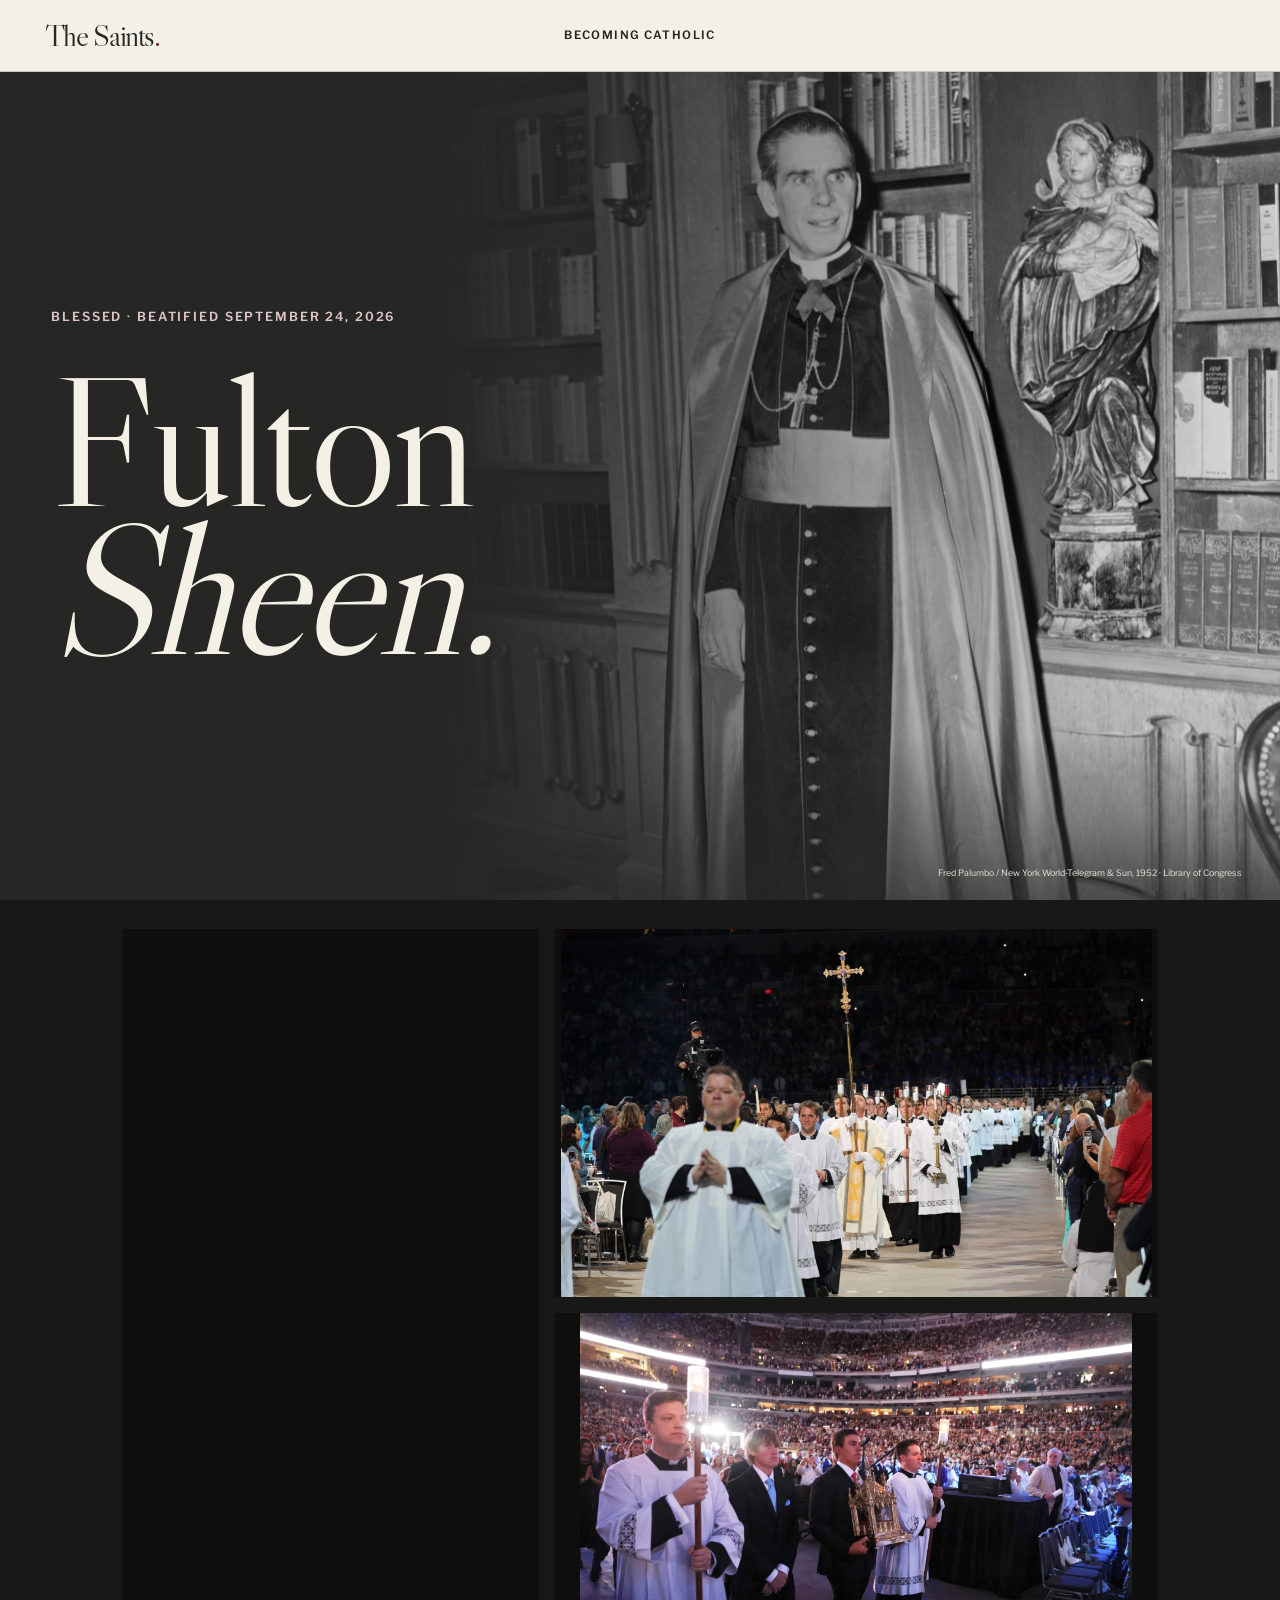
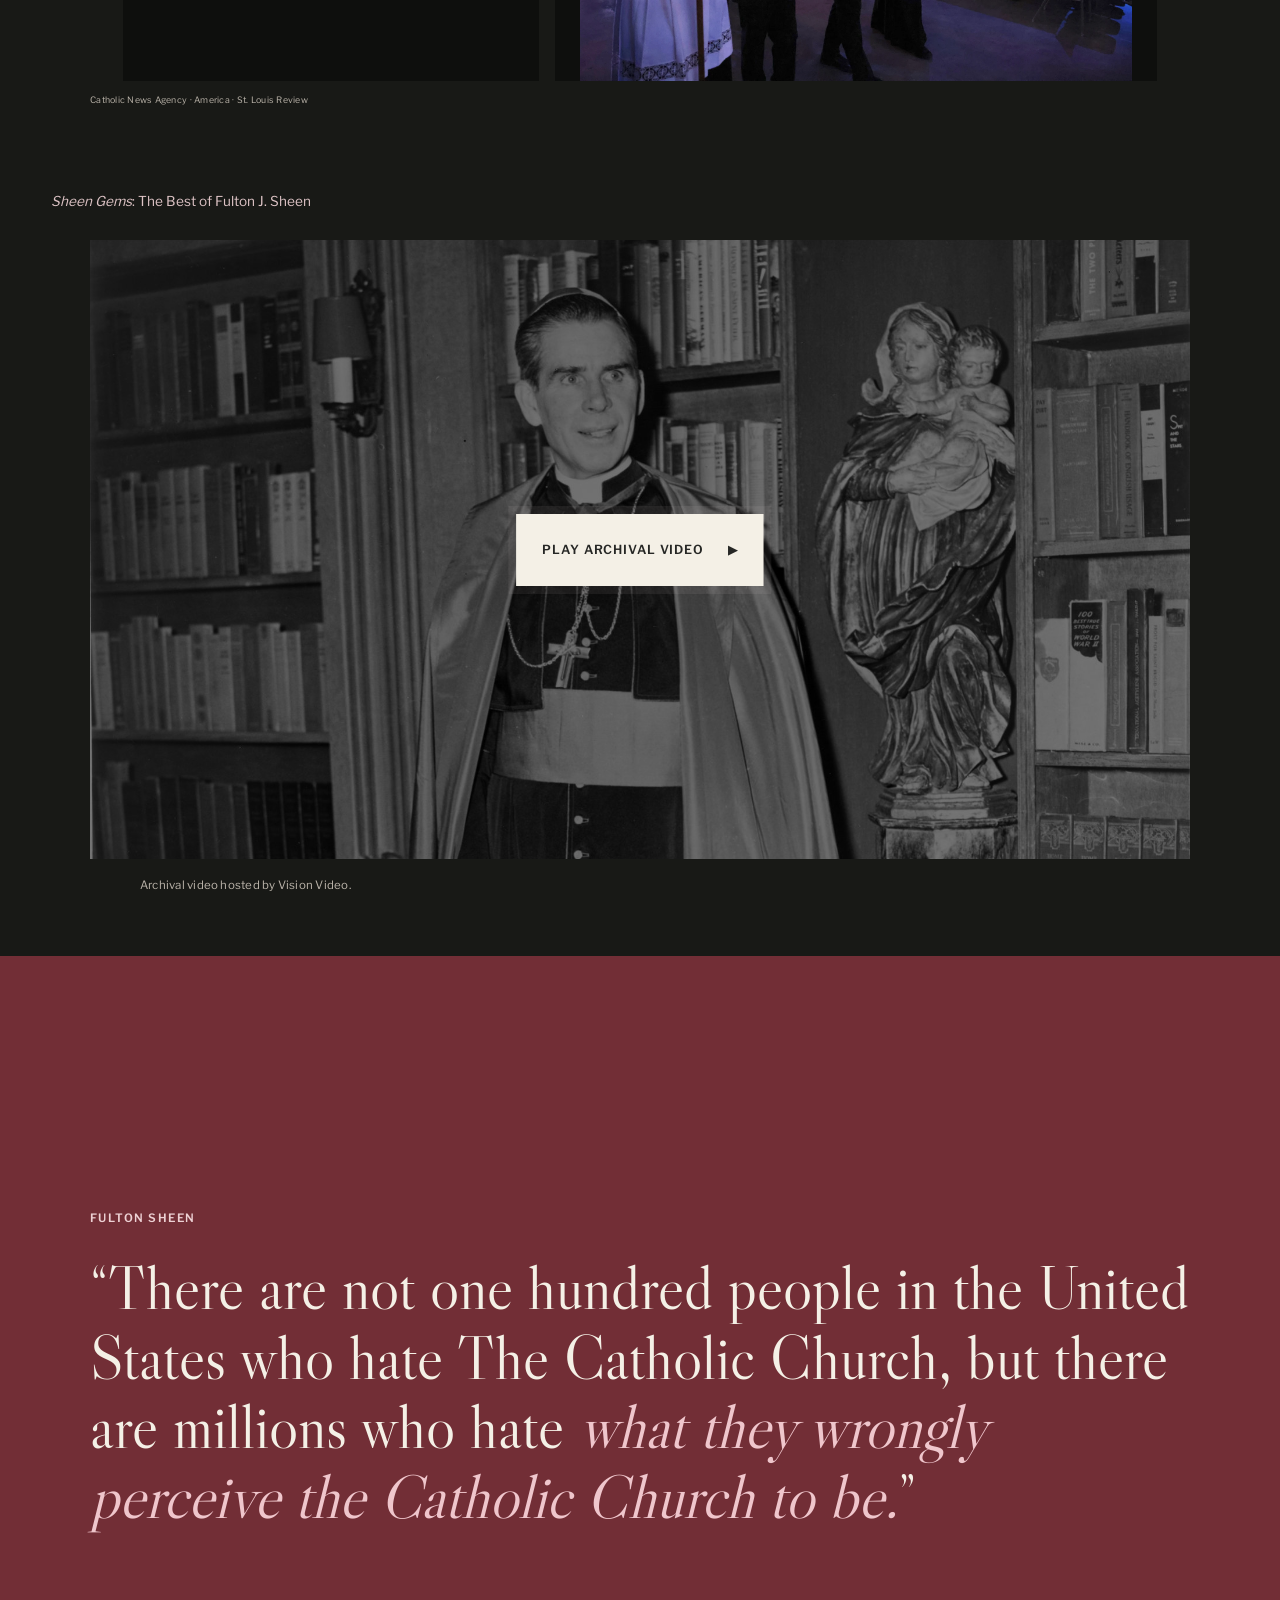
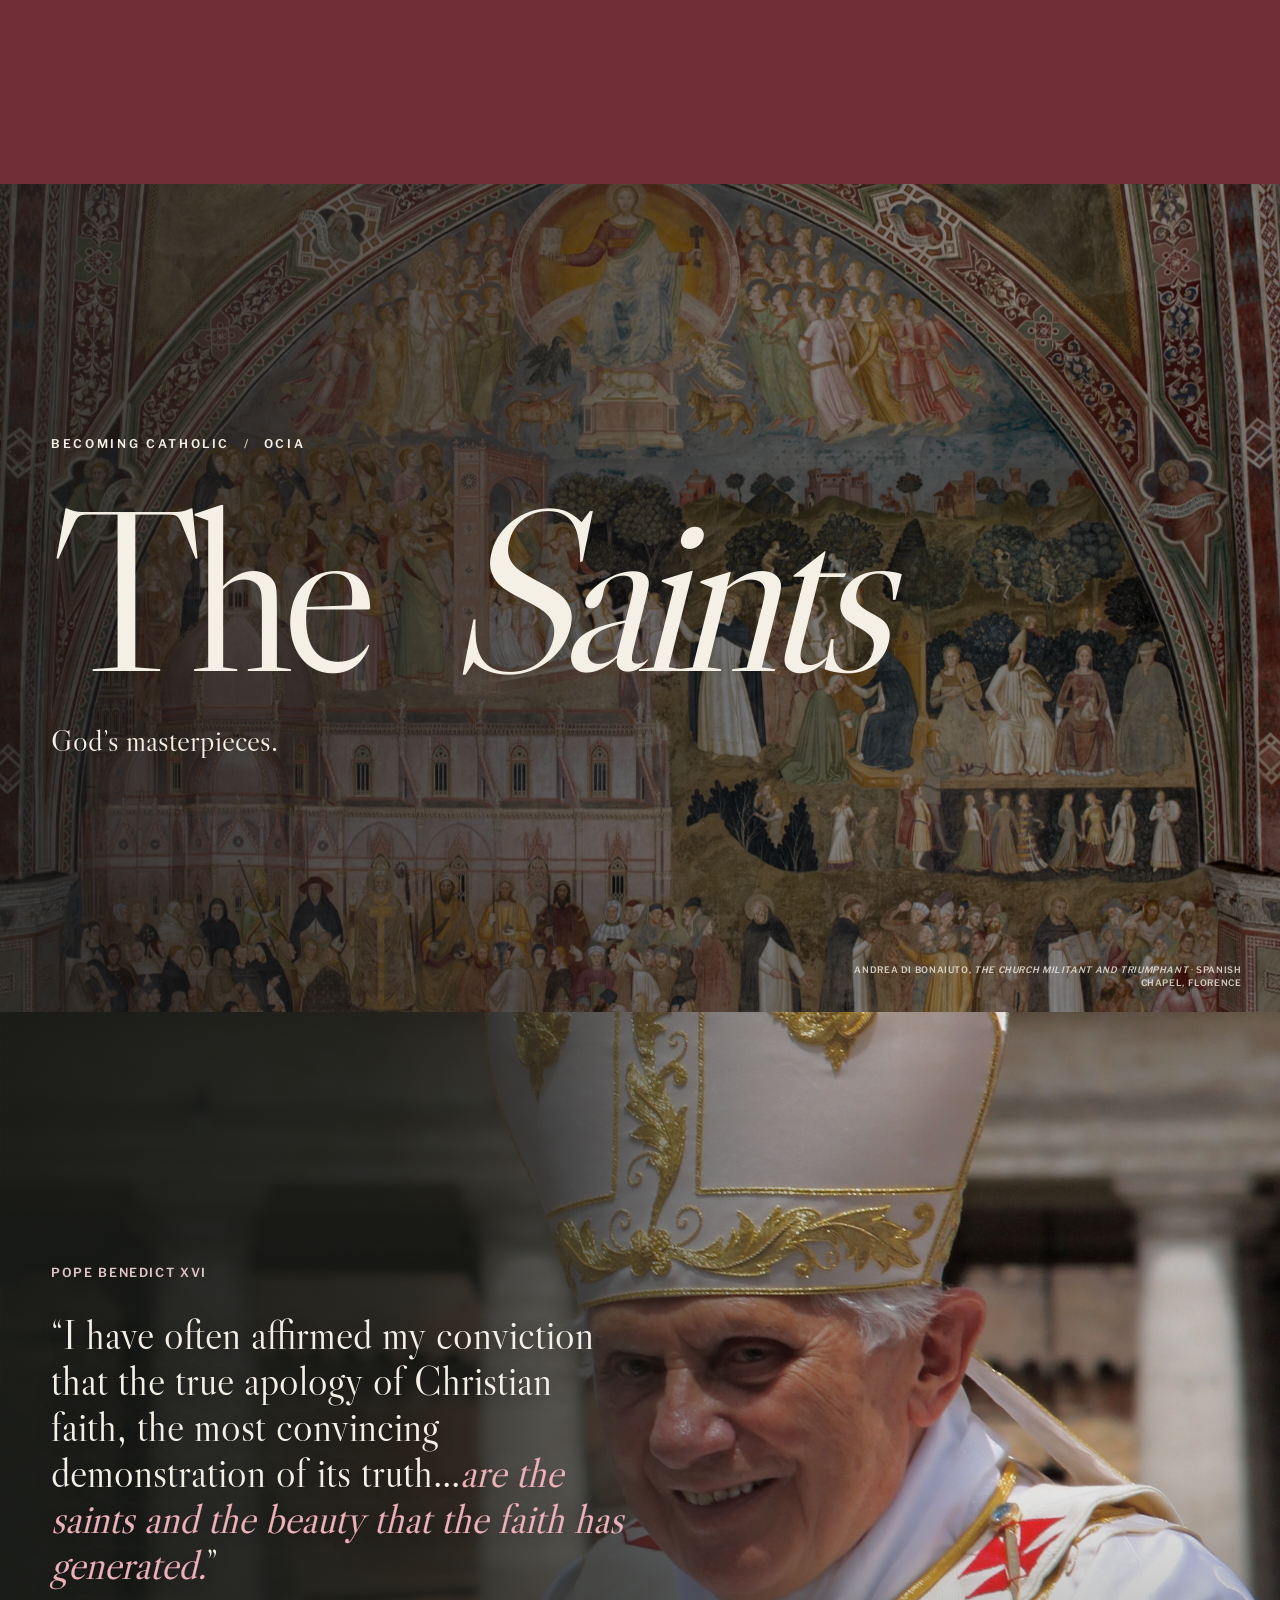
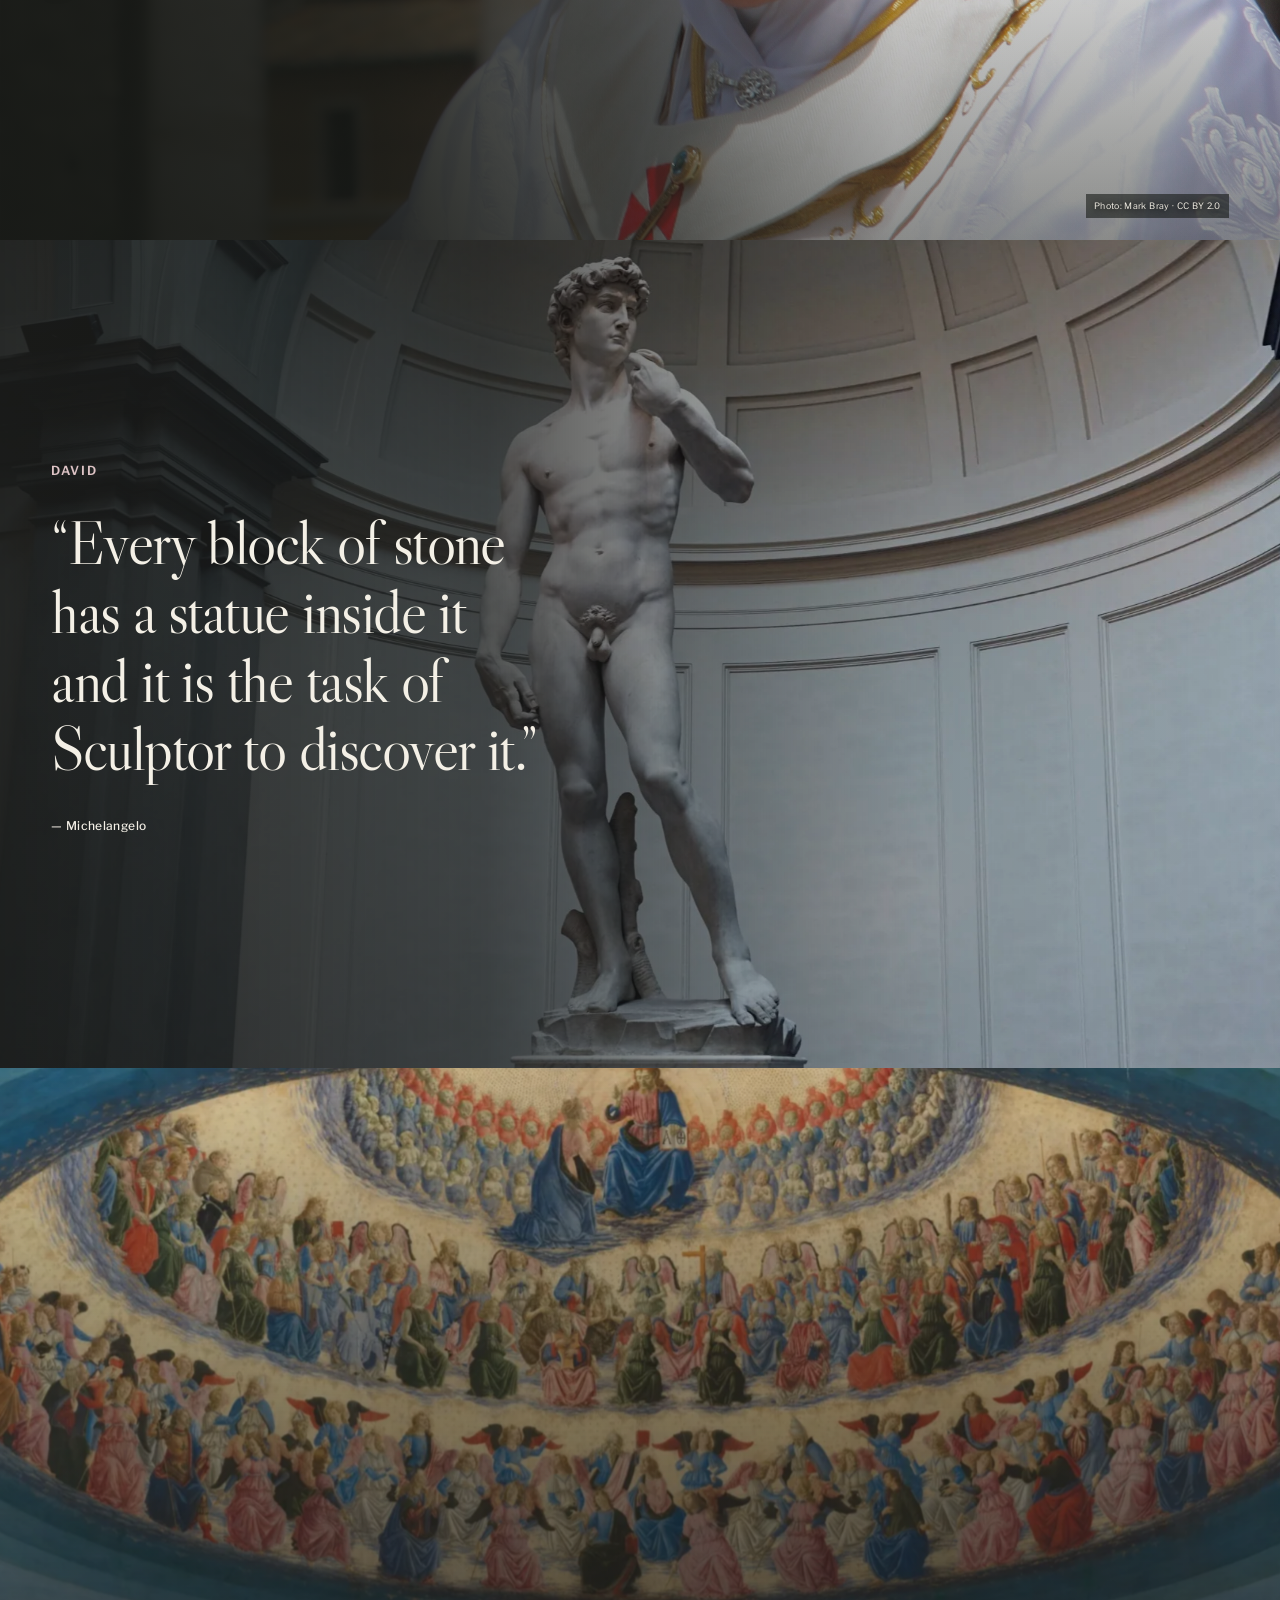
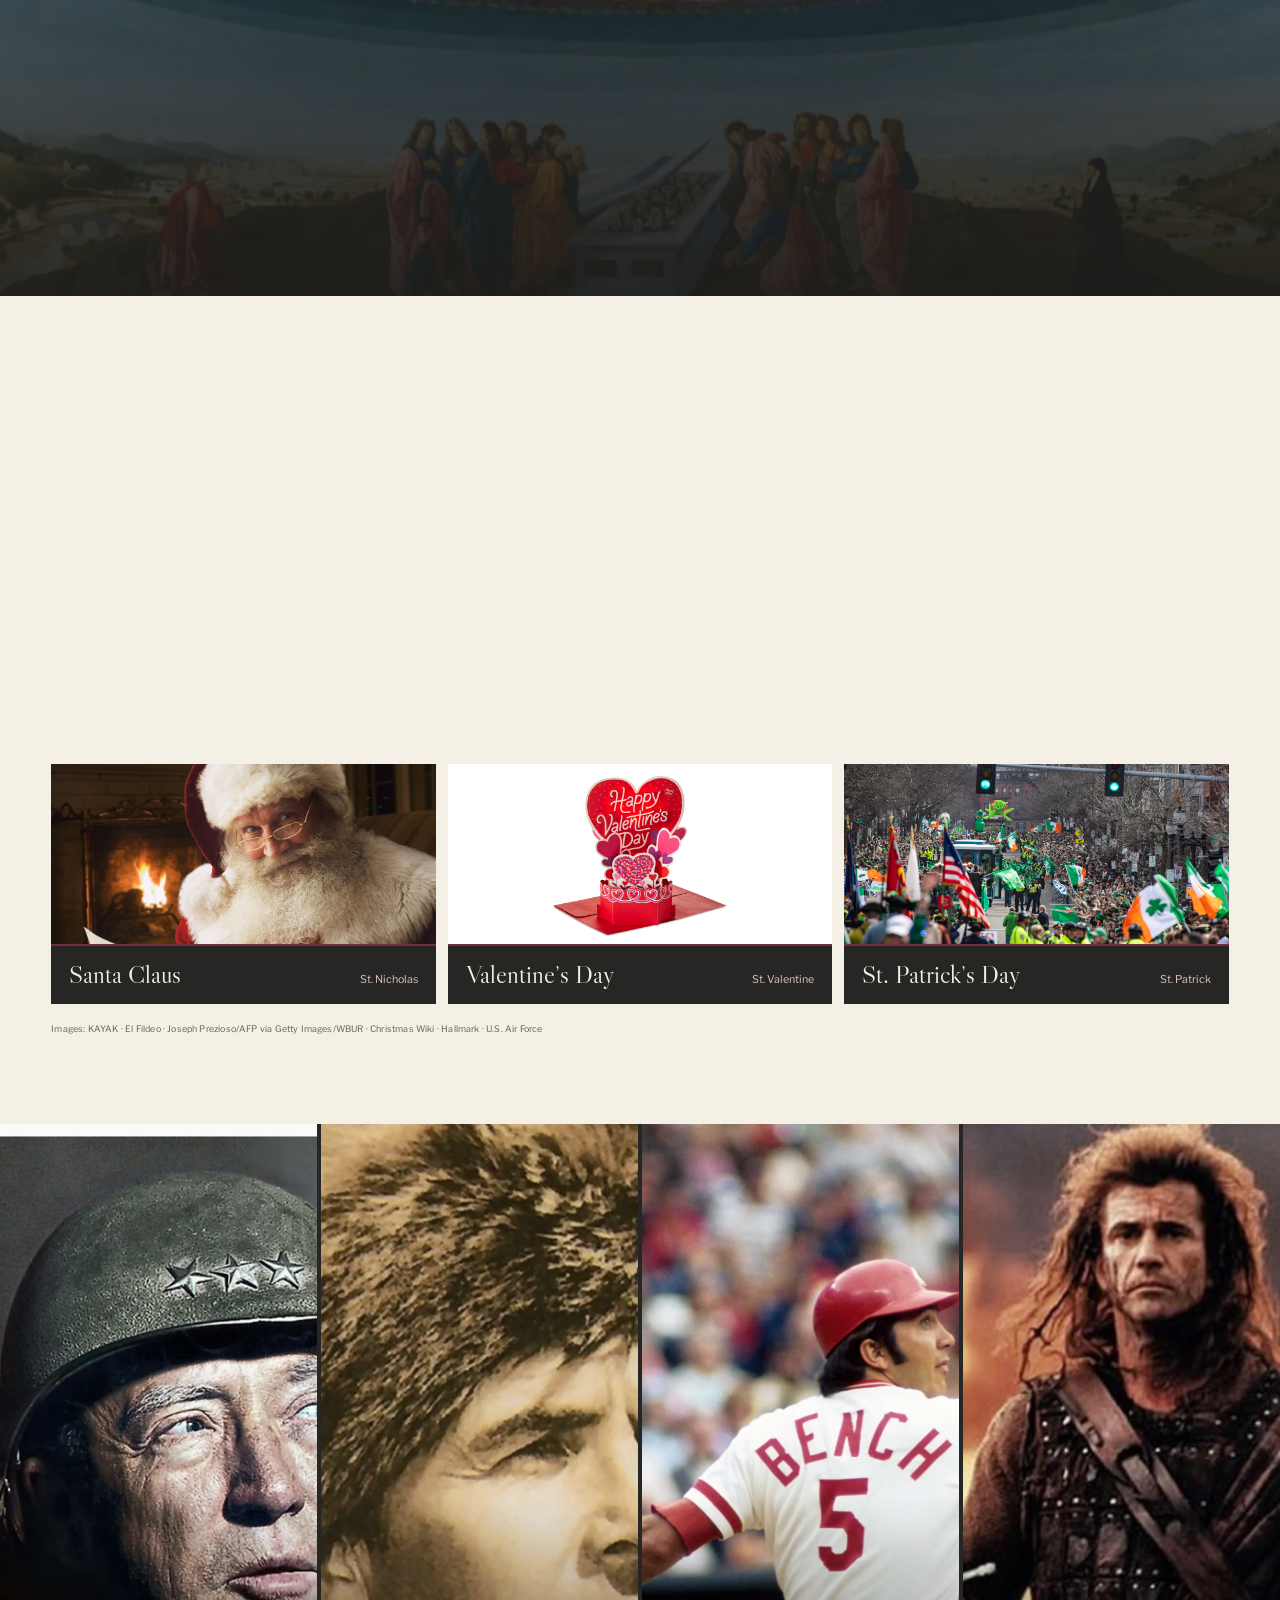
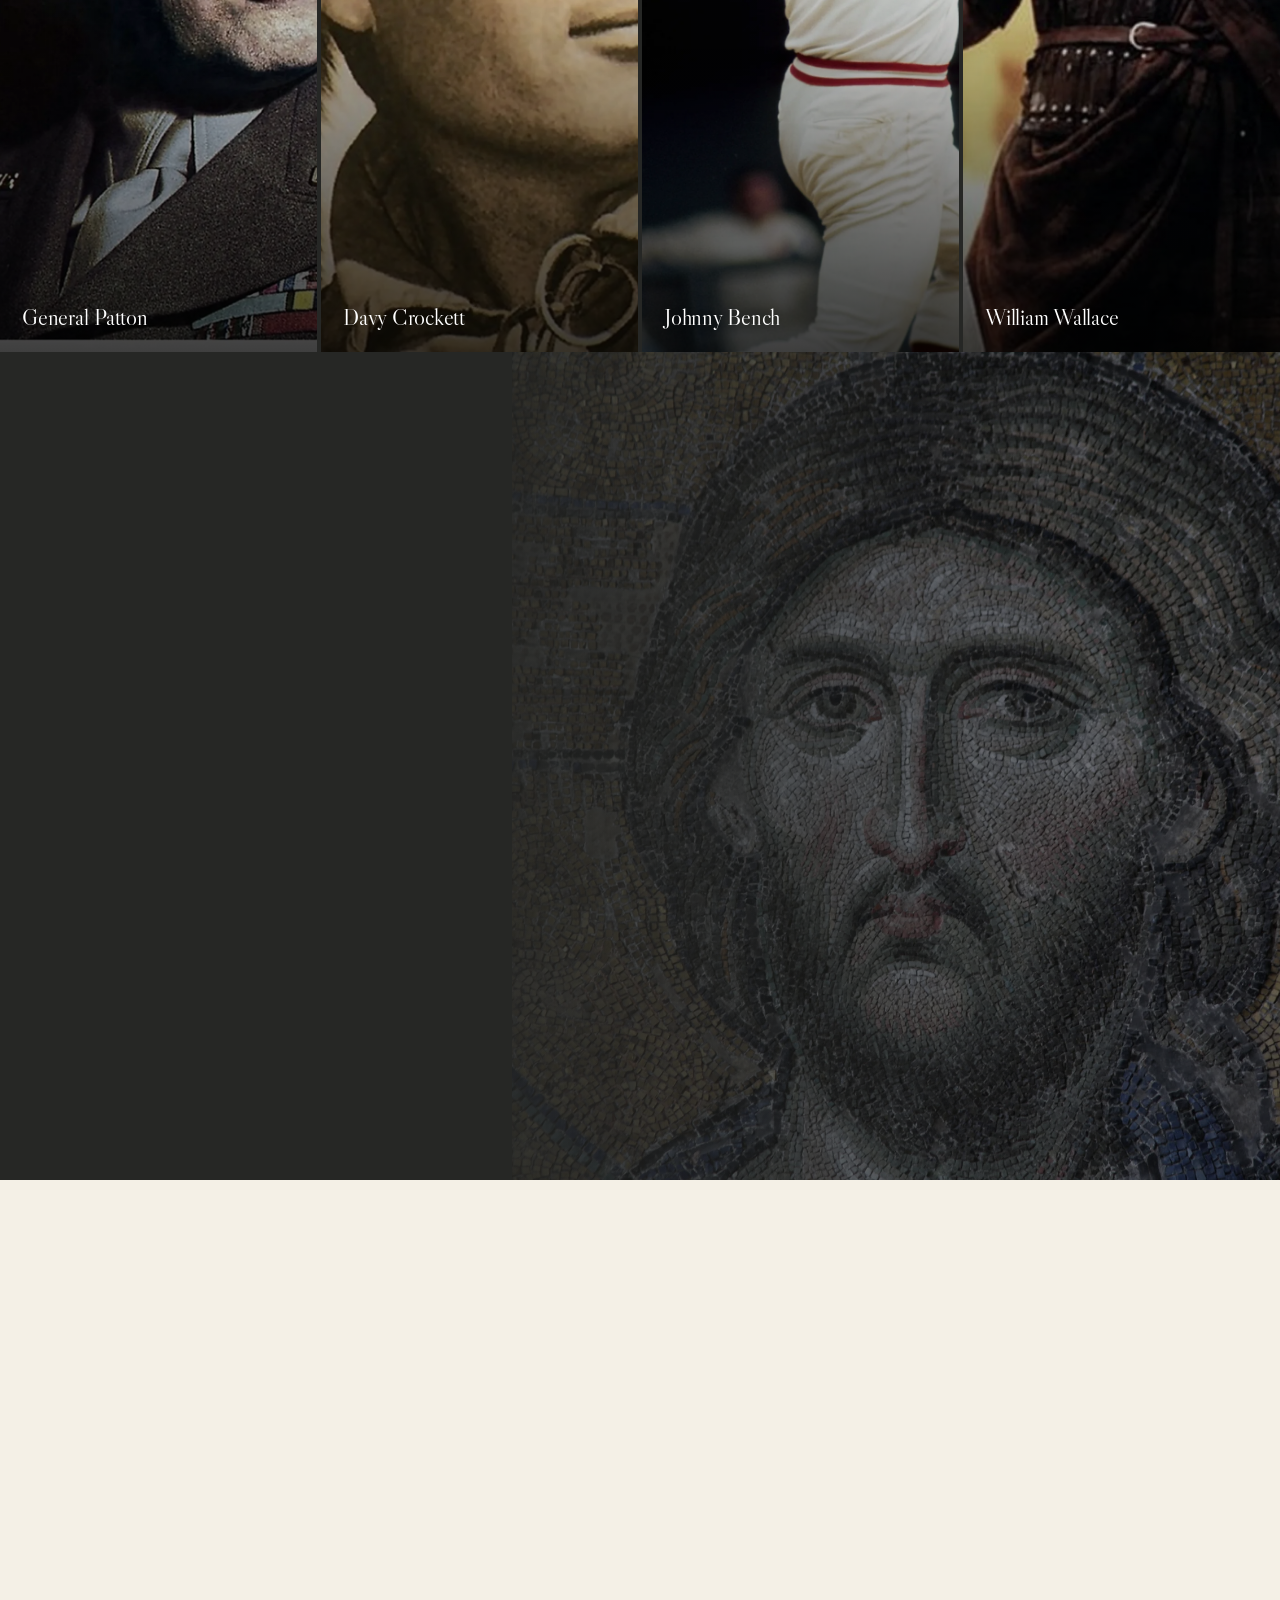
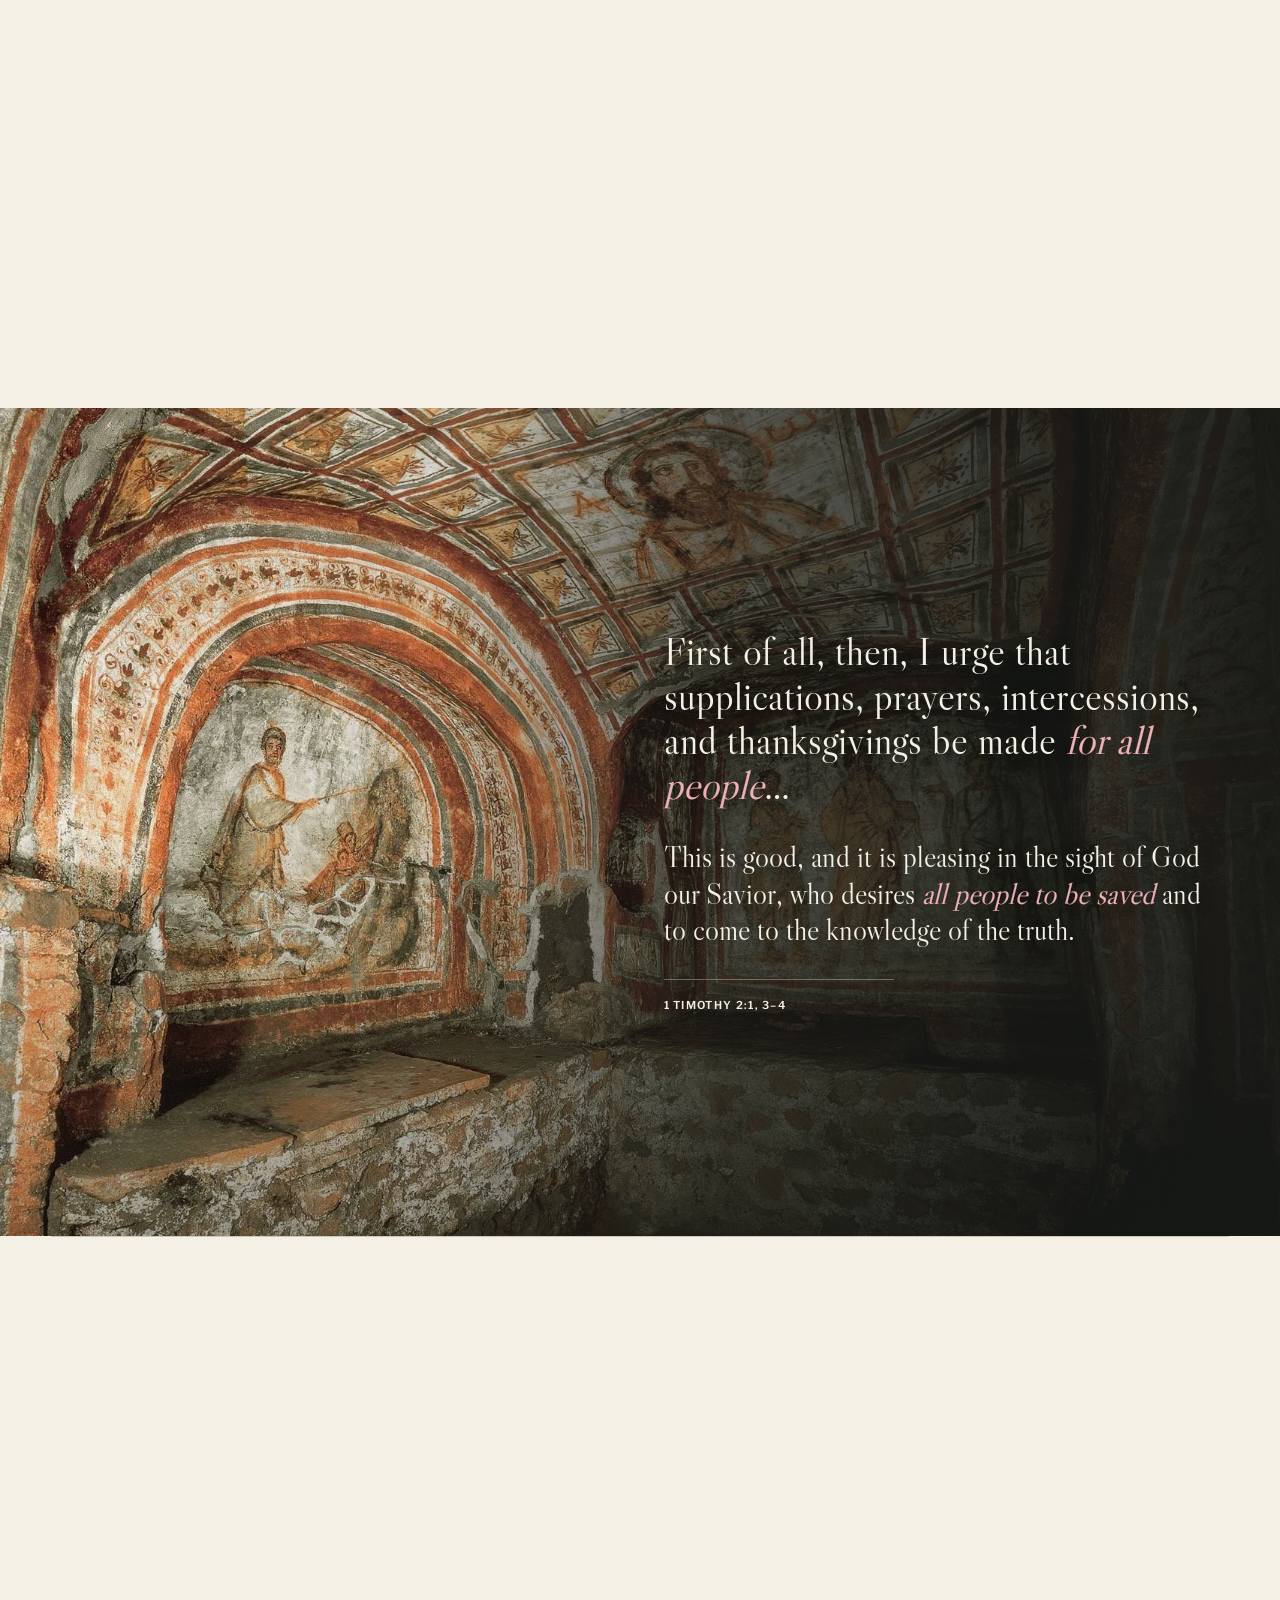
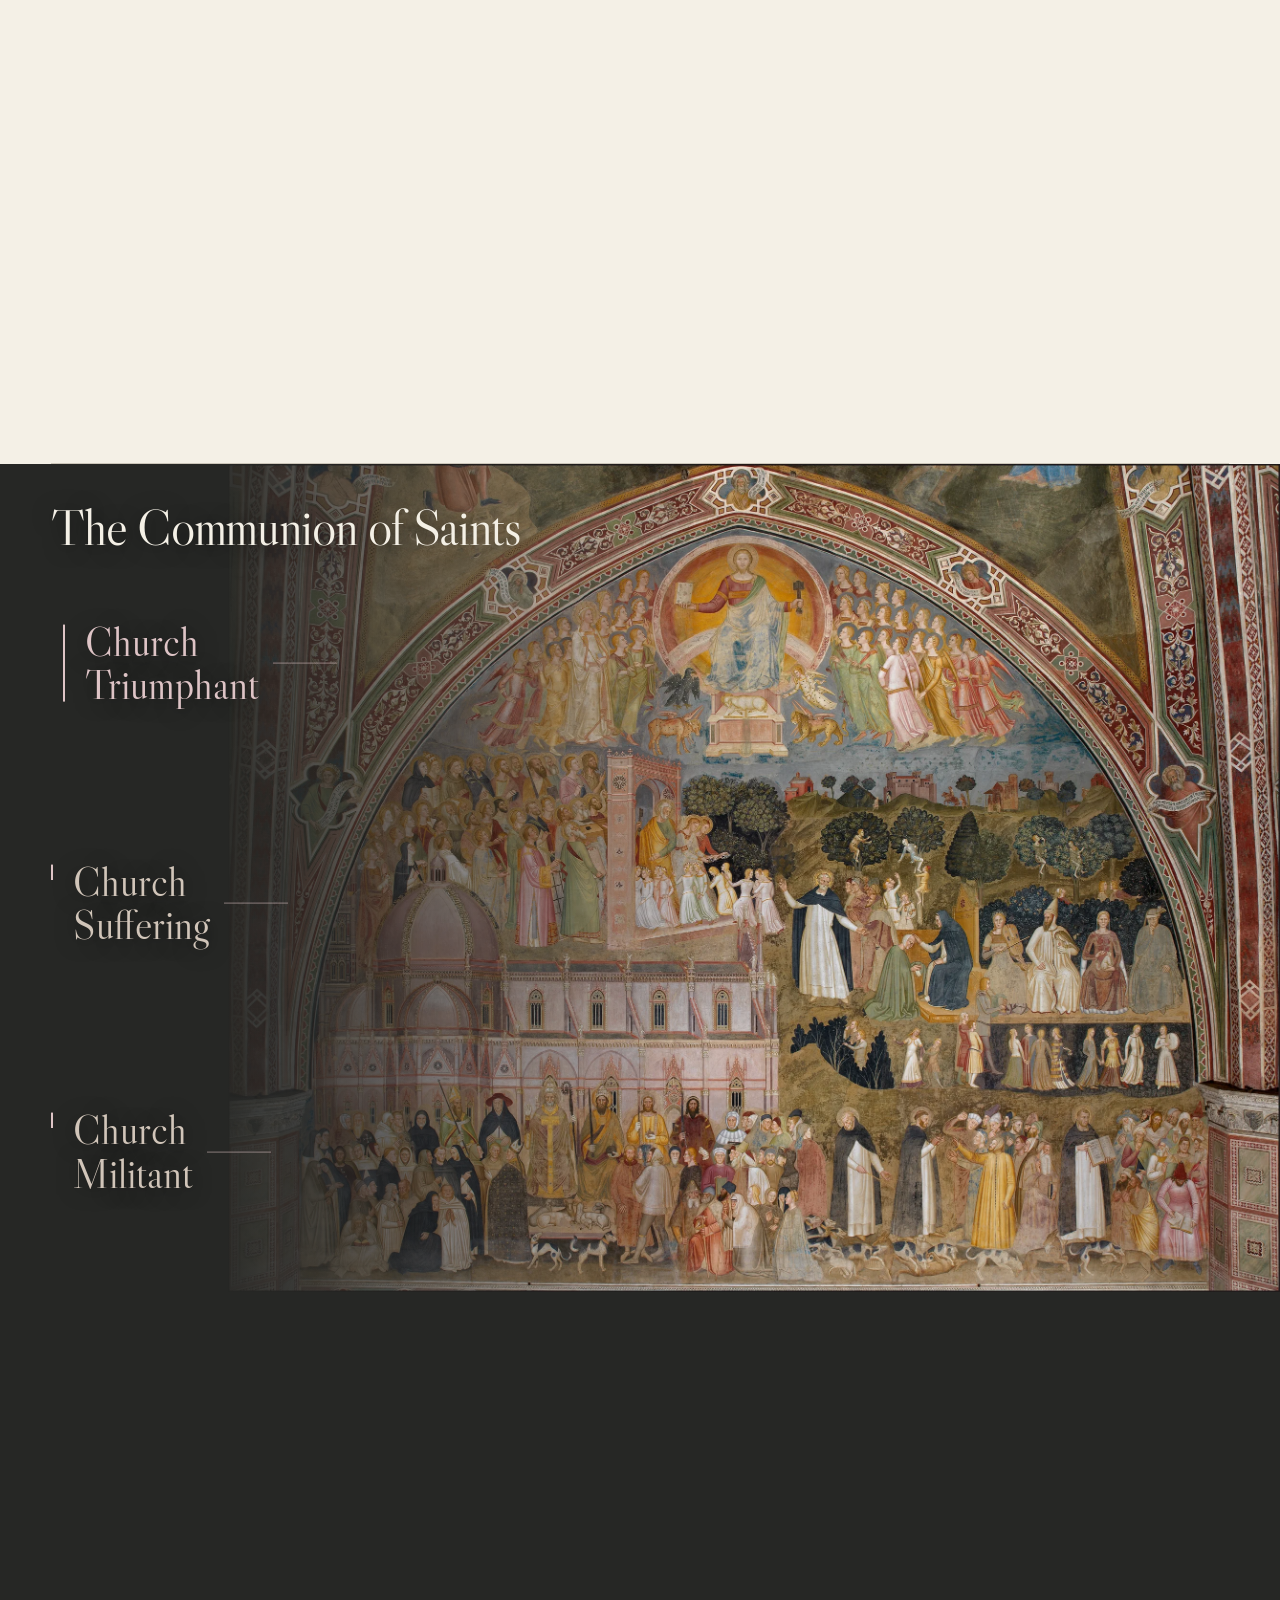
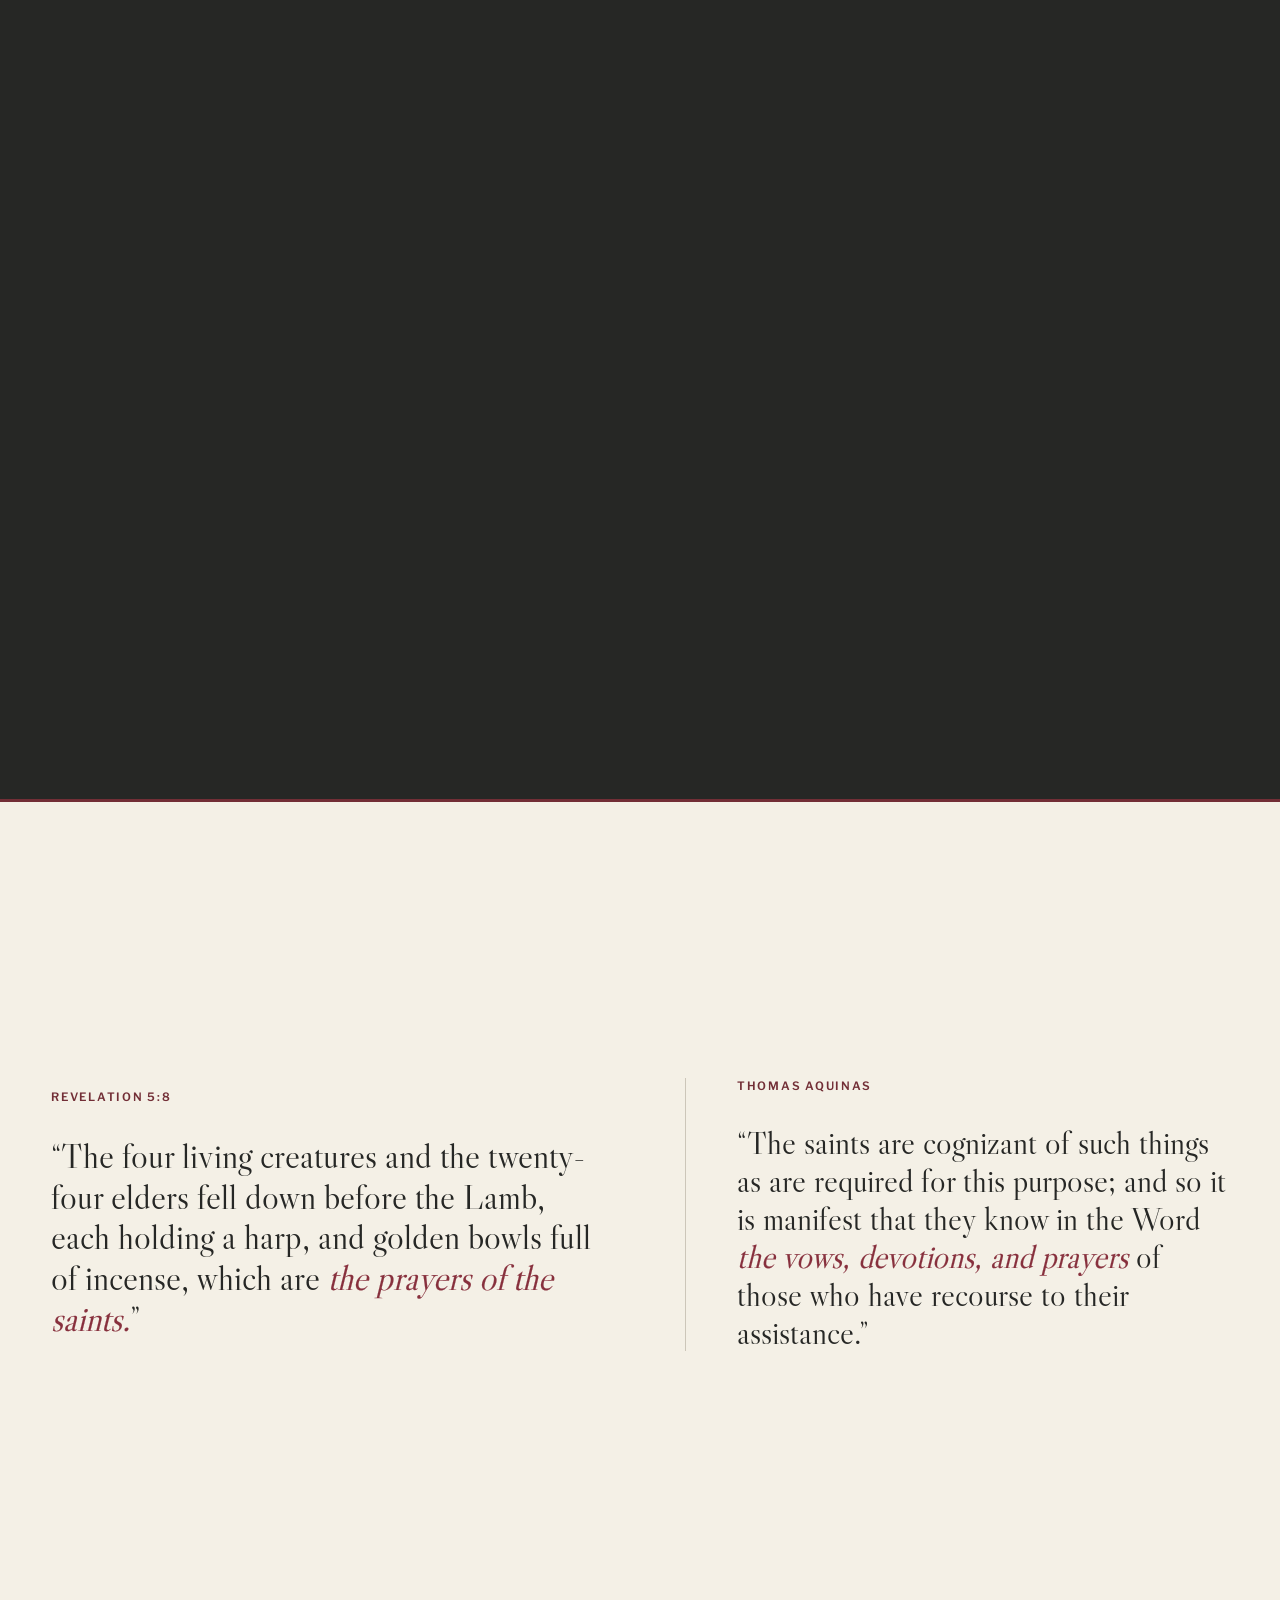
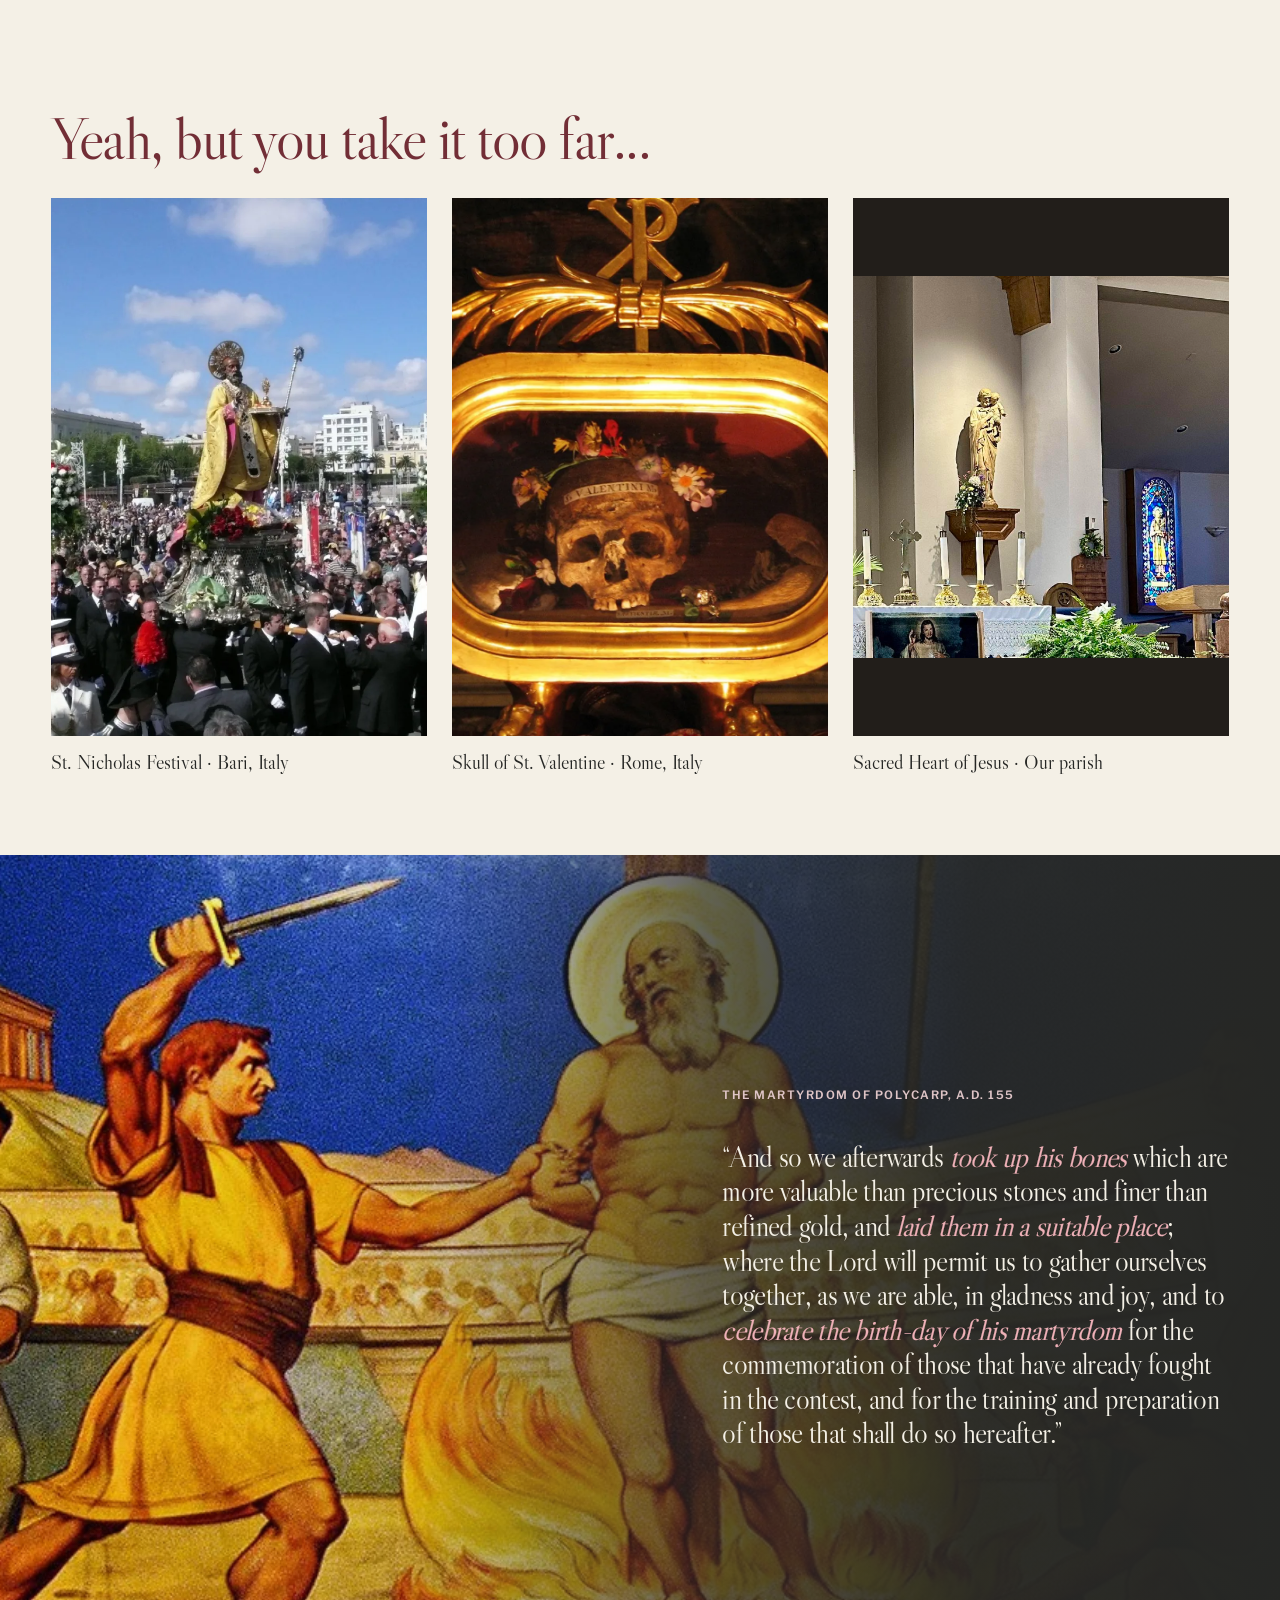
<file: index.html>
<!doctype html>
<html lang="en">
<head>
  <meta charset="utf-8">
  <meta name="viewport" content="width=device-width, initial-scale=1">
  <meta name="color-scheme" content="light">
  <title>The Saints — Becoming Catholic · OCIA</title>
  <meta name="description" content="A scrollable OCIA presentation on the saints and the communion of saints.">
  <link rel="icon" href="favicon.svg" type="image/svg+xml">
  <link rel="stylesheet" href="styles.css?v=20261011-responsibility-frame">
  <script defer src="app.js?v=20261003"></script>
</head>
<body id="top">
  <a class="skip" href="#main">Skip to the presentation</a>
  <header class="site-header">
    <a class="wordmark" href="#top" aria-label="The Saints, back to top">The Saints<span class="wordmark-dot">.</span></a>
    <div class="header-center"><span class="header-title">Becoming Catholic</span></div>
    <div class="header-actions">
      <details class="chapter-menu" id="chapter-menu"><summary>Chapters <span aria-hidden="true">☰</span></summary>
        <nav aria-label="Presentation chapters">
          <a href="#beauty"><span>01</span> The Saints</a>
          <a href="#communion"><span>02</span> Communion of Saints</a>
          <a href="#relics"><span>03</span> Relics</a>
          <a href="#calling"><span>04</span> Called to holiness</a>
          <a href="#real-people"><span>05</span> Incorruptibles · Stigmata</a>
          <a href="#lives"><span>06</span> Michelle · Matteo · Franz · Carlo</a>
          <a href="#sheen"><span>07</span> Blessed Fulton Sheen</a>
          <a href="#companion"><span>08</span> Patron Saints</a>
          <a href="#lights"><span>09</span> Be a saint</a>
        </nav>
      </details>
    </div>
    <div class="progress" id="progress" aria-hidden="true"></div>
  </header>

  <main id="main">
    <section class="chapter sheen-chapter cold-open" id="sheen" data-chapter="Blessed Fulton Sheen"><div class="sheen-backdrop"><img src="sheen-1952.jpg" alt="Fulton Sheen on a television set in 1952" fetchpriority="high" width="1892" height="2301"></div><div class="wrap sheen-intro"><p class="kicker">Blessed · beatified September 24, 2026</p><h2>Fulton<br><em>Sheen.</em></h2></div><div class="sheen-photo-credit">Fred Palumbo / New York World-Telegram &amp; Sun, 1952 · Library of Congress</div></section>
    <section class="sheen-beatification-frame" id="sheen-beatification" aria-label="Fulton Sheen’s beatification Mass">
      <div class="sheen-news-grid">
        <div class="sheen-news-video"><iframe src="https://www.facebook.com/plugins/video.php?href=https%3A%2F%2Fwww.facebook.com%2FCatholicNewsAgency%2Fvideos%2F2102703033671030%2F&amp;show_text=false&amp;width=360&amp;height=640" width="360" height="640" title="Catholic News Agency: Fulton Sheen’s beatification" loading="lazy" allow="encrypted-media; picture-in-picture; fullscreen" allowfullscreen referrerpolicy="strict-origin-when-cross-origin"></iframe></div>
        <div class="sheen-news-photos">
          <figure><img src="sheen-beatification-mass-america.jpg" alt="Cross and candle bearers in the procession at Fulton Sheen’s beatification Mass" loading="lazy" width="2000" height="1246"></figure>
          <figure><img src="sheen-beatification-mass-st-louis.webp" alt="Fulton Sheen’s reliquary carried through the crowded stadium at his beatification Mass" loading="lazy" width="1800" height="1200"></figure>
        </div>
      </div>
      <p class="sheen-news-credit">Catholic News Agency · America · St. Louis Review</p>
    </section>
    <section class="sheen-watch wrap"><div class="watch-heading"><p><i>Sheen Gems</i>: The Best of Fulton J. Sheen</p></div><div class="video-shell" id="sheen-video"><div class="video-cover"><img src="sheen-1952.jpg" alt="Fulton Sheen portrait" loading="lazy" width="1892" height="2301"><button type="button" id="load-video" aria-label="Load archival Fulton Sheen video from YouTube">Play archival video <span aria-hidden="true">▶</span></button></div><noscript><iframe src="https://www.youtube-nocookie.com/embed/Wgk4mdXHsCw?start=5758&amp;rel=0&amp;playsinline=1" title="Sheen Gems: The Best of Fulton J. Sheen — archival video" allow="encrypted-media; picture-in-picture" allowfullscreen referrerpolicy="strict-origin-when-cross-origin"></iframe></noscript></div><p class="media-caption">Archival video hosted by Vision Video.</p></section>
    <section class="sheen-quote" id="sheen-quotes" aria-label="Fulton Sheen quotation"><div class="wrap sheen-quote-single">
      <figure><figcaption class="kicker">Fulton Sheen</figcaption><blockquote>“There are not one hundred people in the United States who hate The Catholic Church, but there are millions who hate <em>what they wrongly perceive the Catholic Church to be.</em>”</blockquote></figure>
    </div></section>

    <section class="hero chapter" id="beauty" data-chapter="The Saints">
      <div class="hero-media"><img src="communion.webp" alt="Andrea di Bonaiuto’s fresco of the Church" fetchpriority="high" width="2200" height="1731"><div class="hero-shade"></div></div>
      <div class="hero-content wrap">
        <div class="eyebrow on-dark">BECOMING CATHOLIC <span aria-hidden="true">/</span> OCIA</div>
        <h1>The <em>Saints</em></h1>
        <p class="hero-deck">God’s masterpieces.</p>
        <a class="hero-start" href="#opening">Begin <span aria-hidden="true">↓</span></a>
      </div>
      <div class="hero-caption">Andrea di Bonaiuto, <i>The Church Militant and Triumphant</i> · Spanish Chapel, Florence</div>
    </section>

    <section class="beauty-quote" id="benedict-quote"><figure class="benedict-portrait"><img src="benedict-xvi-smiling.jpg" alt="Pope Benedict XVI smiling in Saint Peter’s Square" loading="lazy" width="1838" height="2754"><figcaption>Photo: Mark Bray · CC BY 2.0</figcaption></figure><div class="wrap benedict-quote-layout"><div><p class="kicker">Pope Benedict XVI</p><blockquote>“I have often affirmed my conviction that the true apology of Christian faith, the most convincing demonstration of its truth...<em class="quote-accent">are the saints and the beauty that the faith has generated.</em>”</blockquote></div></div></section>
    <section class="split spread opening-spread" id="opening">
      <div class="spread-copy">
        <p class="kicker">David</p>
        <h2>“Every block of stone has a statue inside it and it is the task of Sculptor to discover it.”</h2>
        <p class="attribution">— Michelangelo</p>
      </div>
      <figure class="image-figure david"><img src="david.webp" alt="Michelangelo’s David" loading="lazy" width="2048" height="1152"></figure>
    </section>
    <section class="original-cloud-visual" id="cloud-witnesses" aria-label="Cloud of witnesses"><img src="heavenly-witnesses.webp" alt="The saints gathered around Christ above the apostles and Mary" loading="lazy" width="1800" height="1092"><div class="cloud-copy"><p class="kicker">So great a cloud of witnesses · Hebrews 12:1</p><blockquote class="cloud-quote">“<em>YES Lord, YES</em> to all the joys, the sorrows, the graces, the hardships prepared for me, which You will reveal to me day by day.”</blockquote></div></section>
    <!-- Hebrews 12:1: World English Bible British Edition, public domain. https://ebible.org/be/HEB12.htm -->
    <section class="culture-frame" id="saints-around-us" aria-labelledby="culture-heading"><div class="wrap"><div class="culture-heading culture-scripture"><h2 id="culture-heading">“Therefore let’s also, seeing we are surrounded by <em>so great a cloud of witnesses</em>, lay aside every weight and the sin which so easily entangles us, and let’s run with perseverance the race that is set before us,”</h2><p class="kicker">Hebrews 12:1</p></div><div class="culture-grid">
      <figure class="culture-card culture-san-francisco"><img src="culture-san-francisco.jpg" alt="The Golden Gate Bridge with the San Francisco skyline at dusk" loading="lazy" width="1366" height="768"><figcaption><strong>San Francisco</strong><span>St. Francis of Assisi</span></figcaption></figure>
      <figure class="culture-card culture-st-louis"><img src="culture-st-louis.jpg" alt="The Gateway Arch against the St. Louis skyline" loading="lazy" width="1044" height="1600"><figcaption><strong>St. Louis</strong><span>St. Louis IX of France</span></figcaption></figure>
      <figure class="culture-card culture-padres"><img src="culture-padres.png" alt="A San Diego Padres player in a San Diego uniform" loading="lazy" width="1026" height="612"><figcaption><strong>San Diego Padres</strong><span>St. Diego of Alcalá<br>Franciscan friars</span></figcaption></figure>
      <figure class="culture-card culture-santa"><img src="culture-santa.jpg" alt="Santa Claus smiling beside a fireplace" loading="lazy" width="980" height="981"><figcaption><strong>Santa Claus</strong><span>St. Nicholas</span></figcaption></figure>
      <figure class="culture-card culture-valentine"><img src="culture-valentine.jpg" alt="A red and pink Hallmark pop-up card saying Happy Valentine’s Day" loading="lazy" width="1200" height="1200"><figcaption><strong>Valentine’s Day</strong><span>St. Valentine</span></figcaption></figure>
      <figure class="culture-card culture-patrick"><img src="culture-patrick.jpg" alt="Crowds and Irish flags at South Boston’s St. Patrick’s Day parade" loading="lazy" width="3000" height="2000"><figcaption><strong>St. Patrick’s Day</strong><span>St. Patrick</span></figcaption></figure>
    </div><p class="culture-credit">Images: KAYAK · El Fildeo · Joseph Prezioso/AFP via Getty Images/WBUR · Christmas Wiki · Hallmark · U.S. Air Force</p></div></section>
    <section class="visual-beat heroes-beat" aria-label="Heroes from the original class slides">
      <div class="portrait-grid heroes-grid">
        <figure><img src="patton.webp" alt="General George S. Patton" loading="lazy" width="1350" height="1800"><figcaption>General Patton</figcaption></figure>
        <figure><img src="frontiersman.webp" alt="Davy Crockett portrayed in a fur cap" loading="lazy" width="1515" height="1800"><figcaption>Davy Crockett</figcaption></figure>
        <figure><img src="johnny-bench.webp" alt="Johnny Bench in a Cincinnati Reds uniform" loading="lazy" width="1246" height="1800"><figcaption>Johnny Bench</figcaption></figure>
        <figure><img src="braveheart.webp" alt="William Wallace portrayed in Braveheart" loading="lazy" width="1435" height="1800"><figcaption>William Wallace</figcaption></figure>
      </div>
    </section>

    <section class="chapter chapter-dark" id="communion" data-chapter="Communion of Saints">
      <div class="wrap chapter-heading"><p class="kicker">The Communion of Saints</p><h2>Are you dead <br>when you <em>die?</em></h2></div>
      <figure class="dark-figure"><img src="jesus-mosaic.webp" alt="Mosaic of Christ" loading="lazy" width="2200" height="1467"></figure>
    </section>
    <section class="scripture-grid wrap">
      <div class="scripture-head matthew-passage"><p class="kicker">Matthew 22:31–32</p><h2>“And as for the resurrection of the dead, have you not read what was said to you by God: ‘I am the God of Abraham, and the God of Isaac, and the God of Jacob’?</h2><p class="matthew-conclusion">He is not God of the dead, but of the living.”</p></div>
    </section>
    <section class="catacombs-prayer-frame" id="prayer-for-all" aria-label="Prayer for all people">
      <img src="catacombs.webp" alt="Painted walls and vaulted ceiling in the ancient Christian catacombs" loading="lazy" width="1705" height="1200">
      <div class="wrap"><div class="catacombs-prayer-copy"><blockquote><span class="prayer-invitation">First of all, then, I urge that supplications, prayers, intercessions, and thanksgivings be made <em>for all people</em>…</span><span class="prayer-promise">This is good, and it is pleasing in the sight of God our Savior, who desires <em>all people to be saved</em> and to come to the knowledge of the truth.</span></blockquote><p class="kicker">1 Timothy 2:1, 3–4</p></div></div>
    </section>
    <section class="statement wrap" id="responsibility" aria-label="Why would our responsibility stop?"><p>Why would our responsibility stop?</p></section>
    <section class="communion-painting scroll-sequence" data-sequence="churches" id="three-churches" aria-labelledby="family-heading"><div class="sequence-stage"><div class="wrap"><h2 id="family-heading">The Communion of Saints</h2><div class="churches-visual"><div class="churches-labels"><p>Church<br>Triumphant</p><p>Church<br>Suffering</p><p>Church<br>Militant</p></div><img src="communion.webp" alt="The cover fresco, shown again alongside Church Triumphant, Church Suffering, and Church Militant" loading="lazy" width="2200" height="1731"></div></div></div></section>
    <section class="intercession-quotes" id="prayers-of-the-saints" aria-label="Revelation and Thomas Aquinas on the prayers of the saints"><div class="wrap">
      <figure class="scripture-witness"><figcaption class="kicker">Revelation 5:8</figcaption><blockquote>“The four living creatures and the twenty-four elders fell down before the Lamb, each holding a harp, and golden bowls full of incense, which are <em>the prayers of the saints.</em>”</blockquote></figure>
      <figure class="aquinas-witness"><figcaption class="kicker">Thomas Aquinas</figcaption><blockquote>“The saints are cognizant of such things as are required for this purpose; and so it is manifest that they know in the Word <em>the vows, devotions, and prayers</em> of those who have recourse to their assistance.”</blockquote></figure>
    </div></section>



    <section class="image-pair relic-gallery wrap" id="relics" data-chapter="Relics" aria-labelledby="relic-gallery-title"><h2 class="relic-gallery-title" id="relic-gallery-title">Yeah, but you take it too far...</h2><figure><img src="nicholas-relic.webp" alt="Saint Nicholas festival in Bari" loading="lazy" width="1800" height="1013"><figcaption>St. Nicholas Festival · Bari, Italy</figcaption></figure><figure><img src="valentine-relic.webp" alt="Skull reliquary associated with Saint Valentine in Rome" loading="lazy" width="1800" height="1200"><figcaption>Skull of St. Valentine · Rome, Italy</figcaption></figure><figure class="parish-photo"><img src="sacred-heart-parish.png" alt="Altar and statue of Saint Joseph holding the Child Jesus at Sacred Heart of Jesus parish" loading="lazy" width="644" height="655"><figcaption>Sacred Heart of Jesus · Our parish</figcaption></figure></section>
    <section class="split spread relic-spread polycarp-frame" id="polycarp"><figure class="image-figure catacombs"><img src="polycarp.webp" alt="Illustration of the martyrdom of Polycarp" loading="lazy" width="1024" height="592"></figure><div class="spread-copy"><p class="kicker">The Martyrdom of Polycarp, A.D. 155</p><h2>“And so we afterwards <em class="quote-accent">took up his bones</em> which are more valuable than precious stones and finer than refined gold, and <em class="quote-accent">laid them in a suitable place</em>; where the Lord will permit us to gather ourselves together, as we are able, in gladness and joy, and to <em class="quote-accent">celebrate the birth-day of his martyrdom</em> for the commemoration of those that have already fought in the contest, and for the training and preparation of those that shall do so hereafter.”</h2></div></section>
    <section class="modern-remembrance" id="honoring-loved-ones" aria-label="How we honor those who have died in modern culture">
      <figure class="remembrance-lincoln"><img src="honoring-lincoln.webp" alt="Abraham Lincoln memorial statue" loading="lazy"></figure>
      <figure class="remembrance-graves"><img src="honoring-graves.webp" alt="A man praying at a loved one's grave" loading="lazy"></figure>
      <figure class="remembrance-keepsakes"><img src="honoring-keepsakes.webp" alt="Family photograph, jewelry, and inherited keepsakes" loading="lazy"></figure>
      <figure class="remembrance-hair"><img src="honoring-lock-of-hair.webp" alt="A lock of hair kept in a frame" loading="lazy"></figure>
      <figure class="remembrance-watch"><img src="honoring-pocket-watch-gold.jpg" alt="Gold pocket watch" loading="lazy" width="640" height="800"></figure>
    </section>

    <section class="holiness-quote" id="calling" data-chapter="Called to holiness" aria-label="Lumen gentium: everyone is called to holiness"><div class="wrap">
      <blockquote>Therefore in the Church, <em>everyone</em> whether belonging to the hierarchy, or being cared for by it, <em>is called to holiness</em>, according to the saying of the Apostle: <span class="holiness-verse">“For this is the will of God, your sanctification.”</span></blockquote>
      <p class="holiness-source"><i>Lumen gentium</i> · Second Vatican Council</p>
    </div></section>
    <section class="split spread merton-spread"><figure class="image-figure merton"><img src="merton.webp" alt="Thomas Merton" loading="lazy" width="1350" height="1800"></figure><div class="spread-copy"><p class="kicker">Thomas Merton · <i>The Seven Storey Mountain</i></p><h2>“What do you want to be, anyway?”</h2><p class="large-copy merton-answer"><span>“What you should say”—he told me—“what you should say is </span><em class="quote-accent">that you want to be a saint.”</em></p></div></section>
    <section class="holy-card-wall" id="holy-cards" aria-label="Six traditional saint holy cards"><figure><img src="holy-card-barbara.webp" alt="Traditional holy card of Saint Barbara" loading="lazy" width="759" height="1280"></figure><figure><img src="holy-card-francis.webp" alt="Traditional holy card of Saint Francis of Assisi" loading="lazy" width="1018" height="1800"></figure><figure><img src="holy-card-philomena.webp" alt="Traditional holy card of Saint Philomena" loading="lazy" width="950" height="1800"></figure><figure><img src="holy-card-aloysius.webp" alt="Traditional holy card of Saint Aloysius Gonzaga" loading="lazy" width="831" height="1430"></figure><figure><img src="holy-card-teresa.webp" alt="Traditional holy card of Saint Teresa of Ávila" loading="lazy" width="999" height="1800"></figure><figure><img src="holy-card-vianney.webp" alt="Traditional holy card of Saint John Vianney" loading="lazy" width="726" height="1201"></figure></section>

    <section class="combined-phenomena" id="real-people" data-chapter="Incorruptibles · Stigmata" aria-labelledby="phenomena-heading">
      <div class="wrap">
        <div class="phenomena-heading"><h2 id="phenomena-heading">Incorruptibles &amp; Stigmata</h2></div>
        <div class="phenomena-groups">
          <div class="incorruptible-group"><p class="kicker">The Incorruptibles</p><figure><img src="catherine-laboure.png" alt="Saint Catherine Labouré in her glass reliquary" loading="lazy" width="537" height="362"><figcaption>St. Catherine Labouré</figcaption></figure></div>
          <div class="stigmata-group"><p class="kicker">Stigmata: The Wounds of Christ</p><div class="stigmata-pair"><figure><img src="st-francis.webp" alt="Saint Francis of Assisi" loading="lazy" width="1800" height="1350"><figcaption>St. Francis of Assisi <small>1181–1226</small></figcaption></figure><figure><img src="rhoda-wise.webp" alt="Servant of God Rhoda Wise" loading="lazy" width="739" height="1200"><figcaption>Servant of God Rhoda Wise <small>1888–1948 · Canton, Ohio</small></figcaption></figure></div></div>
        </div>
      </div>
    </section>
    <section class="pio-collage" id="padre-pio" aria-labelledby="pio-heading"><div class="wrap"><h2 id="pio-heading"><span>… and then there’s </span>St. <em>Padre Pio</em></h2><div class="pio-image-grid"><figure class="pio-portrait"><img src="pio-collage-portrait.webp" alt="Saint Padre Pio holding up his hands" loading="lazy" width="1200" height="830"></figure><figure class="pio-friends"><img src="pio-collage-friends.webp" alt="Padre Pio surrounded by a group of men" loading="lazy" width="659" height="474"></figure><figure class="pio-vision"><img src="pio-collage-vision.webp" alt="Original illustration of an angel and Padre Pio" loading="lazy" width="1000" height="631"></figure><figure class="pio-young"><img src="pio-collage-young.webp" alt="Young Padre Pio showing the wounds on his hands" loading="lazy" width="678" height="885"><figcaption>Stigmata Over 50 Years</figcaption></figure><figure class="pio-pope"><img src="pio-collage-pope.webp" alt="Pope Francis visiting Padre Pio’s restored body" loading="lazy" width="640" height="640"></figure><figure class="pio-body"><img src="pio-collage-body.webp" alt="The restored body of Padre Pio in San Giovanni Rotondo" loading="lazy" width="1800" height="1350"><figcaption>The restored body of Padre Pio in San Giovanni Rotondo</figcaption></figure><figure class="pio-eyes"><img src="pio-collage-eyes.webp" alt="Original slide image of Gemma di Giorgi’s eyes" loading="lazy" width="300" height="210"></figure></div></div></section>
    <section class="chesterton-beat"><div class="wrap"><p class="kicker">G. K. Chesterton · <i>Alarms and Discursions</i></p><blockquote>“There are saints indeed in my religion: but a saint only means a man who really knows he is a sinner.”</blockquote></div></section>
    <section class="homer-clip-frame" id="homer-clip" aria-label="Homer and Lisa video from the original Keynote"><video controls playsinline preload="none" poster="homer-lisa-sax-poster.jpg" aria-label="Homer listening to Lisa’s saxophone"><source src="homer-lisa-sax.mp4" type="video/mp4"></video></section>
    <section class="class-break" id="class-break" aria-labelledby="break-heading">
      <h2 id="break-heading">BREAK</h2>
      <div class="break-images">
        <figure><img src="break-guardian-angel.webp" alt="I have a feeling that my guardian angel often looks like this: an angel with its head in its hand" loading="lazy" width="564" height="792"></figure>
        <figure><img src="break-moses-coffee.webp" alt="How does Moses make his coffee? Hebrews it." loading="lazy" width="550" height="681"></figure>
        <figure class="break-pope"><img src="break-pope.webp" alt="When threatened, the Pope can spray holy venom up to 25 feet: Pope Francis with his cape billowing" loading="lazy" width="960" height="756"></figure>
      </div>
    </section>

    <section class="chapter chapter-dark" id="lives" data-chapter="Michelle · Matteo · Franz · Carlo"><div class="wrap chapter-heading"><h2>Servant of God.<br>Venerable.<br>Blessed.<br><em>Saint.</em></h2></div></section>
    <div class="recognition-sequence scroll-sequence" data-sequence="recognition"><div class="sequence-stage">
    <section class="recognition-gallery wrap" aria-label="Four stages of recognition; select a card to read its story">
      <figure class="saint-card"><button type="button" class="saint-flip" data-name="Michelle Christine Duppong" aria-pressed="false" aria-label="Show Michelle Christine Duppong’s story"><span class="saint-card-inner"><span class="saint-card-front"><img src="michelle-duppong.webp" alt="Michelle Christine Duppong" loading="lazy" width="1800" height="1168"><span class="recognition-caption"><small>Servant of God</small><strong>Michelle Christine Duppong</strong><span class="flip-mark" aria-hidden="true">↻</span></span></span><span class="saint-card-back" id="story-michelle" aria-hidden="true"><small>Servant of God</small><strong class="saint-story-name">Michelle Christine Duppong</strong><span class="saint-story-text">A North Dakota FOCUS missionary who met cancer with faith and joy. Died on Christmas Day, 2015, at 31.</span><span class="saint-facts"><span class="saint-fact"><b>Cause</b>Life and virtues under investigation; opened in 2022.</span><span class="saint-fact"><b>Intercession</b>Reports of answered prayers are being gathered.</span><span class="saint-fact"><b>Feast day</b>Not yet assigned.</span></span><span class="flip-mark" aria-hidden="true">↶</span></span></span></button></figure>
      <figure class="saint-card"><button type="button" class="saint-flip" data-name="Matteo Farina" aria-pressed="false" aria-label="Show Matteo Farina’s story"><span class="saint-card-inner"><span class="saint-card-front"><img src="matteo-farina.webp" alt="Matteo Farina" loading="lazy" width="1800" height="871"><span class="recognition-caption"><small>Venerable</small><strong>Matteo Farina</strong><span class="flip-mark" aria-hidden="true">↻</span></span></span><span class="saint-card-back" id="story-matteo" aria-hidden="true"><small>Venerable</small><strong class="saint-story-name">Matteo Farina</strong><span class="saint-story-text">An Italian teenager who shared his faith with friends and prayed with fellow cancer patients. Died at 18.</span><span class="saint-facts"><span class="saint-fact"><b>Path</b>Heroic virtue recognized in 2020.</span><span class="saint-fact"><b>Next step</b>An approved miracle for beatification.</span><span class="saint-fact"><b>Feast day</b>Not yet assigned.</span></span><span class="flip-mark" aria-hidden="true">↶</span></span></span></button></figure>
      <figure class="saint-card"><button type="button" class="saint-flip" data-name="Franz Jägerstätter" aria-pressed="false" aria-label="Show Franz Jägerstätter’s story"><span class="saint-card-inner"><span class="saint-card-front"><img src="franz-jagerstatter.jpg" alt="Franz Jägerstätter" loading="lazy" width="2410" height="3000"><span class="recognition-caption"><small>Blessed</small><strong>Franz Jägerstätter</strong><span class="flip-mark" aria-hidden="true">↻</span></span></span><span class="saint-card-back" id="story-franz" aria-hidden="true"><small>Blessed</small><strong class="saint-story-name">Franz Jägerstätter</strong><span class="saint-story-text">An Austrian farmer, husband, and father who refused to serve Hitler’s army because of his faith. Executed in 1943.</span><span class="saint-facts"><span class="saint-fact"><b>Path</b>Beatified as a martyr in 2007.</span><span class="saint-fact"><b>Miracle</b>Not required for a martyr’s beatification.</span><span class="saint-fact"><b>Feast day</b>May 21.</span></span><span class="flip-mark" aria-hidden="true">↶</span></span></span></button></figure>
      <figure class="saint-card"><button type="button" class="saint-flip" data-name="Carlo Acutis" aria-pressed="false" aria-label="Show Carlo Acutis’s story"><span class="saint-card-inner"><span class="saint-card-front"><img src="carlo.webp" alt="Carlo Acutis" loading="lazy" width="2000" height="1333"><span class="recognition-caption"><small>Saint</small><strong>Carlo Acutis</strong><span class="flip-mark" aria-hidden="true">↻</span></span></span><span class="saint-card-back" id="story-carlo" aria-hidden="true"><small>Saint</small><strong class="saint-story-name">Carlo Acutis</strong><span class="saint-story-text">A teenager who loved the Eucharist and used his computer skills to share the faith. Died of leukemia at 15.</span><span class="saint-facts"><span class="saint-fact"><b>Path</b>Canonized September 7, 2025.</span><span class="saint-fact"><b>Recognized miracles</b>Healing of a Brazilian child’s pancreatic disorder and a Costa Rican student’s severe head injury.</span><span class="saint-fact"><b>Feast day</b>October 12.</span></span><span class="flip-mark" aria-hidden="true">↶</span></span></span></button></figure>
    </section>
    </div></div>
    <section class="visual-beat patrons-beat" id="companion" data-chapter="Patron Saints"><div class="portrait-grid patrons-grid wrap"><figure><img src="padre-pio.webp" alt="Saint Padre Pio" loading="lazy" width="1388" height="1800"><figcaption><strong>St. Pio</strong><span>Teenagers · Civil Defense Volunteers</span></figcaption></figure><figure><img src="st-joseph.webp" alt="Saint Joseph holding the child Jesus" loading="lazy" width="1495" height="1800"><figcaption><strong>St. Joseph</strong><span>Fathers · Workers</span></figcaption></figure><figure><img src="st-peregrine.webp" alt="Statue of Saint Peregrine" loading="lazy" width="1310" height="1800"><figcaption><strong>St. Peregrine</strong><span>Cancer Patients</span></figcaption></figure><figure><img src="john-henry-newman.webp" alt="Saint John Henry Newman" loading="lazy" width="1190" height="1800"><figcaption><strong>St. John Henry Newman</strong><span>Scholars · Converts</span></figcaption></figure></div></section>
    <section class="calendar-beat" aria-label="Illustrated calendar of saints"><img class="calendar-art" src="calendar-whole.png" alt="The complete illustrated calendar of saints, January through December" loading="lazy" width="1292" height="726"></section>
    <section class="witness wrap"><figure><img src="charles-lwanga.webp" alt="Illustration of Saint Charles Lwanga" loading="lazy" width="768" height="1152"></figure><div><span class="kicker">St. Charles Lwanga</span><h2>“It is as if you are pouring water on me. Please repent and become a Christian like me.”</h2></div></section>
    <section class="chesterton-beat original-quote"><div class="wrap"><p class="kicker">St. Josemaría Escrivá</p><blockquote>“A secret, an open secret: these world crises are crises of saints.”</blockquote></div></section>
    <section class="litany wrap" aria-labelledby="litany-heading"><div><h2 id="litany-heading">The Litany of the Catholic Sinner</h2></div><div class="litany-player"><p>Fr. Robert McTeigue, S.J.</p><audio controls preload="none" src="litany-of-the-catholic-sinner.m4a">Your browser does not support audio playback.</audio></div></section>
    <section class="litany-news" id="litany-news" aria-label="Original news headlines and social media excerpts"><div class="litany-news-grid"><figure class="news-tile news-prayer"><div class="news-image"><img src="litany-prayer-news.png" alt="Original ADF UK screenshot from the presentation" loading="lazy" width="812" height="807"></div><figcaption><p class="news-source">ADF UK</p><blockquote>“A Birmingham charity worker has been arrested and charged after silently praying near an abortion facility.”</blockquote></figcaption></figure><figure class="news-tile news-nigeria"><div class="news-image"><img src="litany-nigeria-news.png" alt="Original BBC News screenshot from the presentation" loading="lazy" width="1046" height="1240"></div><figcaption><p class="news-source">BBC News</p><blockquote>Nigeria Owo church attack: Gunmen kill Catholic worshippers in Ondo</blockquote></figcaption></figure><figure class="news-tile news-pro-life"><div class="news-image"><img src="litany-pro-life-news.png" alt="Original CatholicVote screenshot from the presentation" loading="lazy" width="819" height="1041"></div><figcaption><p class="news-source">CatholicVote</p><blockquote>“This administration raided and held pro-lifers on trumped-up felony charges.”</blockquote></figcaption></figure><figure class="news-tile news-vanderbilt"><div class="news-image"><img src="litany-vanderbilt-news.png" alt="Original Matt Walsh screenshot from the presentation" loading="lazy" width="818" height="899"></div><figcaption><p class="news-source">Matt Walsh</p><blockquote>“Vanderbilt has agreed to pause all gender transition surgeries on minors.”</blockquote></figcaption></figure></div></section>



    <section class="beauty-quote spe-salvi-frame" id="lights" data-chapter="Be a saint"><figure class="benedict-portrait"><img src="benedict-xvi-smiling.jpg" alt="Pope Benedict XVI smiling in Saint Peter’s Square" loading="lazy" width="1838" height="2754"><figcaption>Photo: Mark Bray · CC BY 2.0</figcaption></figure><div class="wrap benedict-quote-layout"><div class="benedict-statement"><p class="kicker">Pope Benedict XVI · <i>Spe salvi</i></p><blockquote><p>“Life is like a voyage on the sea of history, often dark and stormy, a voyage in which we watch for the stars that indicate the route.</p><p>The true stars of our life are the people who have lived good lives. <em class="quote-accent">They are lights of hope.</em> Certainly, Jesus Christ is the true light, the sun that has risen above all the shadows of history.</p><p>But to reach him we also need <em class="quote-accent">lights close by—people who shine with his light</em> and so guide us along our way.”</p></blockquote></div></div></section>
    <section class="springsteen-beat" id="springsteen" aria-label="Bruce Springsteen video from the original presentation"><div class="wrap"><video controls playsinline preload="none" poster="bruce-saints-poster.jpg" aria-label="Bruce Springsteen, original edited class clip"><source src="bruce-saints.mp4" type="video/mp4"></video></div></section>
    <section class="chesterton-beat original-quote eliot-quote"><div class="wrap"><p class="kicker">George Eliot · <i>Middlemarch</i></p><blockquote>“For the growing good of the world is partly dependent on unhistoric acts; and that things are not so ill with you and me as they might have been, is half owing to the number who lived faithfully a hidden life, and rest in unvisited tombs.”</blockquote></div></section>
    <section class="closing"><div class="wrap closing-inner"><h2>Be a saint.<br><em>What else is there?</em></h2><a href="#top" class="back-top">Return to the beginning ↑</a></div></section>
    <footer class="presentation-footer"><div class="wrap"><span>Becoming Catholic · The Saints</span></div></footer>
  </main>
</body>
</html>
</file>
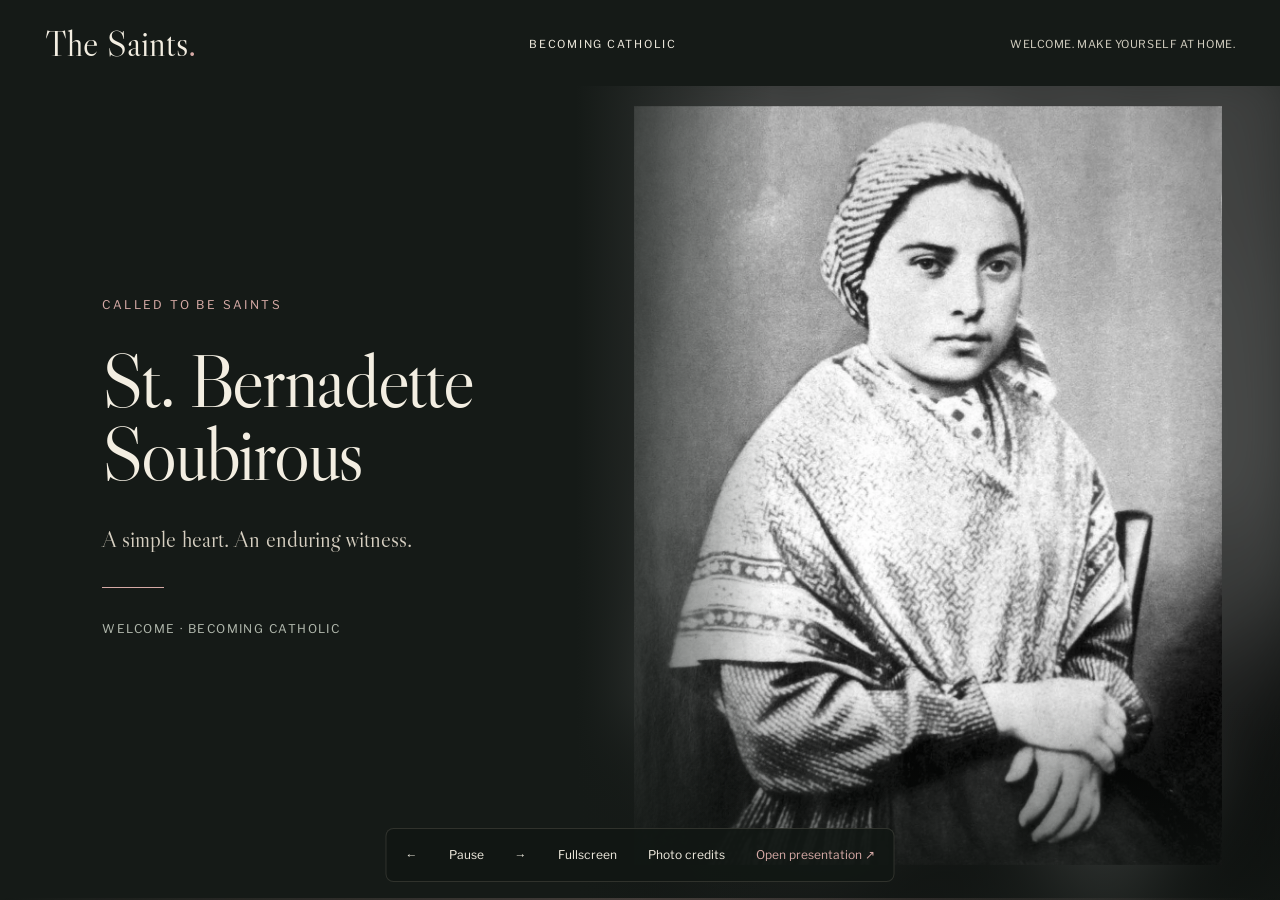
<file: welcome.html>
<!doctype html>
<html lang="en"><head><meta charset="utf-8"><meta name="viewport" content="width=device-width,initial-scale=1"><meta name="theme-color" content="#171b18"><title>The Saints · Welcome</title><link rel="icon" href="favicon.svg"><link rel="stylesheet" href="welcome.css?v=4"><script defer src="welcome.js?v=2"></script></head>
<body><header><a class="brand" href="index.html">The Saints<span>.</span></a><p>Becoming Catholic</p><span class="welcome">Welcome. Make yourself at home.</span></header><main id="gallery" aria-label="Photographic gallery of Catholic saints"><div class="intro"><p class="eyebrow">Ordinary people. Extraordinary love.</p><h1>Called to be<br><em>saints.</em></h1><p class="intro-note">Welcome · Becoming Catholic</p></div></main><div class="ambient" aria-hidden="true"></div><nav class="controls" aria-label="Gallery controls"><button id="previous" aria-label="Previous photograph">←</button><button id="pause">Pause</button><button id="next" aria-label="Next photograph">→</button><button id="fullscreen">Fullscreen</button><button id="credits">Photo credits</button><a class="presentation" href="index.html">Open presentation ↗</a></nav><dialog id="sources"><div class="dialog-heading"><h2>The people behind the photographs</h2><button id="close-credits" aria-label="Close photo credits">×</button></div><p>Authentic photographs from Wikimedia Commons and the original class presentation. Images resized for screen display; original credits and licenses below.</p><div id="source-list"></div></dialog><p id="status" role="status" class="sr-only"></p></body></html>
</file>
<file: styles.css>
@font-face{font-family:"Libre Caslon Display";src:url("libre-caslon-display.ttf") format("truetype");font-weight:400;font-display:swap}
@font-face{font-family:"Libre Franklin";src:url("libre-franklin-400.ttf") format("truetype");font-weight:400;font-display:swap}
@font-face{font-family:"Libre Franklin";src:url("libre-franklin-500.ttf") format("truetype");font-weight:500;font-display:swap}
@font-face{font-family:"Libre Franklin";src:url("libre-franklin-600.ttf") format("truetype");font-weight:600;font-display:swap}
:root{--paper:#f4f0e6;--ink:#262725;--ox:#722e36;--book:#e4ddce;--muted:#666158;--rule:#ccc6b9;--white:#fffdfa;--display:"Libre Caslon Display",Georgia,serif;--body:"Libre Franklin",Arial,sans-serif;--header:72px}
*{box-sizing:border-box}html{scroll-behavior:smooth;scroll-padding-top:var(--header)}body{margin:0;background:var(--paper);color:var(--ink);font:400 18px/1.65 var(--body);-webkit-font-smoothing:antialiased}img{display:block;max-width:100%}button{font:inherit}a{color:var(--ox);text-decoration-thickness:1px;text-underline-offset:.18em}a:hover{text-decoration-thickness:2px}a:focus-visible,button:focus-visible,summary:focus-visible{outline:3px solid var(--ox);outline-offset:4px}h1,h2,h3,p,figure,blockquote{margin-top:0}h1,h2,h3{font-family:var(--display);font-weight:400;line-height:1.06;letter-spacing:-.025em;text-wrap:balance}h2{font-size:clamp(3.2rem,5.4vw,6.4rem)}h3{font-size:clamp(1.8rem,3vw,3.2rem)}em{font-style:italic}.wrap{width:min(100% - 8vw,1380px);margin-inline:auto}.skip{position:fixed;top:-100px;left:16px;z-index:1000;background:var(--paper);padding:12px 18px}.skip:focus{top:10px}.kicker,.eyebrow,.section-number,.life-meta,.status,.source-line,.attribution,.media-caption,.hero-caption,.image-figure figcaption,.witness figcaption{font-family:var(--body);font-size:.78rem;line-height:1.45;font-weight:600;letter-spacing:.13em;text-transform:uppercase}.kicker{color:var(--ox);margin-bottom:28px}.on-dark{color:var(--paper)}.section-number{display:flex;align-items:center;gap:16px;color:var(--ox)}.section-line{display:inline-block;width:55px;height:1px;background:currentColor}.hairline{height:1px;background:var(--rule);margin:2.5rem 0}

.site-header{position:sticky;top:0;z-index:100;background:rgba(244,240,230,.98);height:var(--header);display:grid;grid-template-columns:1fr auto 1fr;align-items:center;padding:0 clamp(18px,3.5vw,58px);border-bottom:1px solid var(--rule)}.wordmark{font:400 clamp(1.55rem,2.4vw,2.25rem)/1 var(--display);color:var(--ink);text-decoration:none;letter-spacing:-.045em;white-space:nowrap}.wordmark-dot{color:var(--ox)}.header-center{display:flex;align-items:center;gap:17px;font-size:.72rem;font-weight:600;letter-spacing:.12em;text-transform:uppercase}.header-divider{height:17px;width:1px;background:var(--rule)}.header-time{color:var(--muted)}.header-actions{justify-self:end;display:flex;gap:10px;align-items:center}.chapter-menu summary{cursor:pointer;min-height:44px;border:1px solid transparent;background:transparent;color:var(--ink);padding:9px 13px;font-size:.72rem;line-height:1.2;font-weight:600;text-transform:uppercase;letter-spacing:.09em}.chapter-menu summary:hover{border-color:var(--ink)}.chapter-menu{position:relative}.chapter-menu summary{list-style:none;display:flex;align-items:center;gap:14px}.chapter-menu summary::-webkit-details-marker{display:none}.chapter-menu nav{position:absolute;right:0;top:calc(100% + 12px);background:var(--paper);border:1px solid var(--ink);box-shadow:0 15px 35px rgba(38,39,37,.13);width:min(86vw,350px);max-height:calc(100vh - 95px);overflow:auto;padding:11px}.chapter-menu nav a{display:grid;grid-template-columns:27px 1fr;gap:10px;align-items:center;min-height:44px;padding:7px 10px;text-decoration:none;color:var(--ink);font-size:.75rem;font-weight:500;letter-spacing:.02em}.chapter-menu nav a:hover{background:var(--book)}.chapter-menu nav a span{color:var(--ox);font-weight:600}.progress{position:absolute;bottom:-1px;left:0;height:3px;width:0;background:var(--ox);transition:width .15s ease}

.hero{height:calc(100svh - var(--header));min-height:580px;position:relative;background:var(--ink);color:var(--paper);overflow:hidden}.hero-media,.hero-media img,.hero-shade{position:absolute;inset:0;width:100%;height:100%}.hero-media img{object-fit:cover;object-position:center 40%;filter:brightness(.55) saturate(.7)}.hero-shade{background:linear-gradient(90deg,rgba(25,24,23,.65),transparent 80%)}.hero-content{position:relative;z-index:1;display:flex;flex-direction:column;align-items:flex-start;justify-content:center;height:100%;padding-bottom:7vh}.hero .eyebrow{font-size:.75rem;letter-spacing:.22em;margin-bottom:3.2rem}.hero .eyebrow span{padding:0 .65em;color:#d7c9af}.hero h1{font-size:clamp(7rem,18vw,17rem);line-height:.73;letter-spacing:-.06em;margin-bottom:2.8rem}.hero h1 em{display:inline-block;padding-left:.18em}.hero-deck{font:400 clamp(1.4rem,2.4vw,2.3rem)/1.35 var(--display);max-width:700px;margin-bottom:2.8rem}.hero-start{display:inline-flex;gap:34px;align-items:center;color:var(--paper);border-bottom:1px solid var(--paper);text-decoration:none;padding:11px 0;letter-spacing:.08em;text-transform:uppercase;font-size:.72rem;font-weight:600}.hero-start span{font-size:1.4rem;font-weight:400}.hero-caption{position:absolute;bottom:22px;right:3vw;max-width:410px;text-align:right;color:#eee8dc;font-size:.56rem;letter-spacing:.07em;opacity:.82}.chapter-lead{display:flex;align-items:center;justify-content:space-between;padding:35px 0;border-bottom:1px solid var(--rule)}.chapter-lead p{font-size:.8rem;letter-spacing:.12em;text-transform:uppercase;margin:0;color:var(--muted)}

.spread{min-height:86vh;display:grid;grid-template-columns:1fr 1fr;gap:clamp(30px,5vw,100px);align-items:center;padding-block:clamp(70px,9vw,145px)}.opening-spread,.relic-spread,.merton-spread,.johnpaul-spread{width:min(100% - 8vw,1480px);margin-inline:auto}.spread-copy{max-width:700px}.spread-copy h2{margin-bottom:2.1rem}.large-copy{font-size:clamp(1.45rem,2.15vw,2.4rem);line-height:1.48;max-width:680px}.spread-copy>p:not(.kicker):not(.large-copy):not(.spoken-line):not(.attribution):not(.source-line){font-size:clamp(1.15rem,1.6vw,1.5rem)}.spoken-line{font:400 clamp(1.45rem,2.1vw,2.2rem)/1.43 var(--display);margin-bottom:12px}.attribution,.source-line{color:var(--muted);letter-spacing:.03em;text-transform:none;font-weight:500;font-size:.75rem}.source-line a{font-family:var(--body)}.image-figure{width:100%;margin:0}.image-figure img{width:100%;object-fit:cover}.image-figure figcaption,.witness figcaption{color:var(--muted);text-transform:none;letter-spacing:.02em;font-weight:400;font-size:.67rem;margin-top:10px}.david img{aspect-ratio:1/1.2;object-position:44% center}.catacombs img{aspect-ratio:1/1}.merton img{aspect-ratio:3/4;object-position:center 35%;filter:grayscale(100%)}.jp img{aspect-ratio:4/5;object-position:center 22%}

.question-panel{display:flex;align-items:center;min-height:70vh;padding:clamp(80px,9vw,150px) 0}.paper-question{background:var(--book)}.question-inner{max-width:1000px}.question-inner h2{font-size:clamp(3.4rem,7.1vw,8rem);margin-bottom:30px}.question-inner p{font:400 clamp(1.4rem,2vw,2rem)/1.5 var(--display);margin:0}.dark-question{background:var(--ink);color:var(--paper)}.dark-question .kicker{color:#d4bfc0}
.conversation-strip{display:grid;grid-template-columns:250px 1fr;gap:5vw;align-items:start;border-block:1px solid var(--rule);padding-block:clamp(50px,6vw,90px)}.conversation-strip .kicker{margin:8px 0 0}.conversation-strip p{font:400 clamp(2.1rem,3.2vw,4rem)/1.22 var(--display);margin:0;max-width:900px}

.chapter{position:relative;min-height:76vh;display:flex;align-items:center;overflow:hidden}.chapter-heading{padding-block:clamp(75px,10vw,150px)}.chapter-heading .section-number{margin-bottom:3rem}.chapter-heading .kicker{margin-bottom:1.7rem}.chapter-heading h2{font-size:clamp(5rem,9vw,11rem);line-height:.91;margin-bottom:3rem}.chapter-sub{font:400 clamp(1.6rem,2.3vw,2.7rem)/1.3 var(--display);max-width:900px;margin:0}.chapter-dark{background:var(--ink);color:var(--paper)}.chapter-dark .section-number,.chapter-dark .kicker{color:#d9bfc1}.chapter-paper{background:var(--paper)}.chapter-ox{background:var(--ox);color:var(--paper)}.chapter-ox .section-number,.chapter-ox .kicker{color:#f3d5d2}.dark-figure{position:absolute;right:0;bottom:0;width:34%;height:77%;margin:0;opacity:.55}.dark-figure img{height:100%;width:100%;object-fit:cover;object-position:45%}.dark-figure figcaption{display:none}.chapter-dark:has(.dark-figure) .chapter-heading{position:relative;z-index:1}

.scripture-grid{display:grid;grid-template-columns:1fr 1fr;gap:8vw;padding-block:clamp(85px,10vw,170px)}.scripture-head h2{font-size:clamp(3.4rem,6vw,7rem)}.scripture-head>p:last-child{font-size:clamp(1.35rem,2vw,2rem);max-width:660px}.scripture-quote{border-left:1px solid var(--ox);padding-left:clamp(30px,4vw,70px);align-self:center}.scripture-quote p{font:400 clamp(2.5rem,4.3vw,5rem)/1.18 var(--display)}.scripture-quote cite{font:500 .8rem/1.4 var(--body);font-style:normal;text-transform:uppercase;letter-spacing:.1em}.two-ideas{display:grid;grid-template-columns:1fr 1fr;gap:6vw;padding-bottom:100px}.idea{border-top:1px solid var(--ink);padding-top:23px}.idea-number{font-size:.8rem;color:var(--ox);font-weight:600;letter-spacing:.12em}.idea h3{font-size:clamp(2.25rem,4vw,4.8rem);margin:1.5rem 0}.idea p{font-size:clamp(1.25rem,1.8vw,1.9rem);max-width:580px}.idea a{font-size:.75rem;letter-spacing:.08em;text-transform:uppercase;font-weight:600}.statement{border-block:1px solid var(--rule);padding-block:clamp(70px,8vw,130px);text-align:center}.statement p{font:400 clamp(3.5rem,7vw,8.5rem)/1.1 var(--display);margin-bottom:35px}.statement span{display:block;font-size:clamp(1.2rem,1.8vw,1.8rem);max-width:840px;margin:auto}.communion-map{display:grid;grid-template-columns:1fr 1fr;gap:8vw;padding-block:clamp(90px,11vw,180px)}.communion-map h2{font-size:clamp(3rem,5.5vw,6.3rem)}.state-list{align-self:center;border-top:1px solid var(--rule)}.state-list div{display:grid;grid-template-columns:44% 1fr;gap:15px;align-items:center;border-bottom:1px solid var(--rule);padding:22px 0}.state-list b{font:400 clamp(1.4rem,2.4vw,2.6rem)/1.18 var(--display)}.state-list span{font-size:clamp(1rem,1.4vw,1.25rem)}

.memory-analogy{padding-block:clamp(70px,10vw,160px);border-top:1px solid var(--rule)}.analogy-grid{display:grid;grid-template-columns:1.3fr .7fr;gap:8vw;align-items:end}.analogy-grid h2{font-size:clamp(2.7rem,4.8vw,6rem);margin-bottom:0}.analogy-grid p{font-size:clamp(1.3rem,1.8vw,1.9rem)}.analogy-grid .bold-line{font-weight:600;color:var(--ox);margin-top:2rem}.callout{padding-block:clamp(95px,12vw,190px)}.callout-rule{height:1px;background:var(--rule);margin-bottom:35px}.callout p{font:400 clamp(3.5rem,6.2vw,7.5rem)/1.13 var(--display);max-width:1250px;margin-bottom:2rem}.callout>span{font-size:.75rem;font-weight:600;text-transform:uppercase;letter-spacing:.08em}.merton-spread{border-top:1px solid var(--rule)}.merton-spread .large-copy{max-width:580px}.johnpaul-spread{border-top:1px solid var(--rule)}.thesis{border-block:1px solid var(--rule);padding-block:clamp(80px,11vw,170px)}.thesis>p{font:400 clamp(3.4rem,5.8vw,7rem)/1.12 var(--display);max-width:1280px}.thesis>p em{color:var(--ox)}.thesis-end{display:block;margin-top:3.5rem;margin-left:auto;max-width:550px;font:400 clamp(1.55rem,2.4vw,2.6rem)/1.4 var(--display)}

.lives-grid{display:grid;grid-template-columns:repeat(2,1fr);gap:1px;background:var(--rule);border:1px solid var(--rule);margin-block:clamp(90px,10vw,160px)}.life-card{background:var(--paper);padding:clamp(35px,5vw,80px);min-height:460px;display:flex;flex-direction:column;align-items:flex-start}.life-meta{color:var(--muted);font-size:.68rem}.life-card h3{font-size:clamp(2.7rem,4vw,5rem);margin:2.5rem 0 .2rem}.status{color:var(--ox);margin-bottom:2.5rem;font-size:.72rem}.life-card p:not(.status){font-size:clamp(1.1rem,1.5vw,1.5rem);line-height:1.55;max-width:560px}.life-card>a{margin-top:auto;font-size:.72rem;text-transform:uppercase;letter-spacing:.08em;font-weight:600}.image-card{padding:0;display:grid;grid-template-columns:42% 58%}.image-card img{height:100%;width:100%;object-fit:cover}.image-card div{padding:clamp(24px,3vw,50px)}.image-card h3{margin-top:1.5rem;font-size:clamp(2.35rem,3.1vw,4rem)}.image-card .status{margin-bottom:1.5rem}.process{padding-bottom:clamp(90px,10vw,160px)}.process-steps{display:grid;grid-template-columns:repeat(4,1fr);border-top:1px solid var(--ink);border-bottom:1px solid var(--ink)}.process-steps div{padding:32px 26px 42px;border-right:1px solid var(--rule)}.process-steps div:first-child{padding-left:0}.process-steps div:last-child{border-right:0}.process-steps b{display:block;font:400 clamp(1.8rem,2.6vw,3rem)/1.15 var(--display);margin-bottom:1.4rem}.process-steps span{font-size:clamp(1rem,1.25vw,1.2rem)}.small-copy{font-size:.92rem;color:var(--muted);max-width:770px;margin-top:24px}.witness{display:grid;grid-template-columns:1fr 1fr;gap:7vw;align-items:center;padding-bottom:clamp(100px,12vw,200px)}.witness figure{margin:0}.witness img{width:100%;max-height:620px;object-fit:cover}.witness h2{margin:2rem 0}.witness p:not(.source-line){font-size:clamp(1.3rem,1.9vw,1.85rem)}
.litany{display:grid;grid-template-columns:1fr 1fr;gap:8vw;padding-block:clamp(70px,9vw,145px);border-top:1px solid var(--rule)}.litany h2{font-size:clamp(2.9rem,4.8vw,5.7rem)}.litany>div>p{font-size:clamp(1.15rem,1.55vw,1.5rem)}.litany-player{border-left:1px solid var(--rule);padding-left:clamp(25px,4vw,60px)}.litany-player>p{font-size:.9rem!important}.litany-player audio{width:100%;max-width:500px;margin:10px 0 20px}.transcript{border-top:1px solid var(--rule);font-size:.95rem}.transcript summary{min-height:48px;display:flex;align-items:center;cursor:pointer;color:var(--ox);font-size:.72rem;font-weight:600;letter-spacing:.08em;text-transform:uppercase}.transcript>div{padding:15px 0 25px;max-width:65ch}.transcript-note{font-size:.76rem;color:var(--muted)}

.sheen-chapter{background:var(--ink);color:var(--paper);min-height:95vh}.sheen-backdrop{position:absolute;inset:0 0 0 auto;width:60%;height:100%;overflow:hidden}.sheen-backdrop img{width:100%;height:100%;object-fit:cover;object-position:center 28%;filter:grayscale(100%) brightness(.8)}.sheen-backdrop:before{content:"";position:absolute;inset:0;z-index:1;background:linear-gradient(90deg,var(--ink) 0,transparent 55%)}.sheen-intro{position:relative;z-index:2;padding-block:120px}.sheen-intro .section-number,.sheen-intro .kicker{color:#dfc4c7}.sheen-intro .section-number{margin-bottom:3rem}.sheen-intro h2{font-size:clamp(7rem,13vw,15rem);line-height:.82;margin-bottom:3rem}.sheen-intro>p:last-child{font:400 clamp(1.55rem,2.5vw,2.8rem)/1.3 var(--display);max-width:600px}.sheen-photo-credit{position:absolute;right:3vw;bottom:20px;z-index:2;font-size:.63rem;color:#e8e4dc;max-width:390px;text-align:right}.sheen-story{display:grid;grid-template-columns:1.3fr .7fr;gap:10vw;align-items:end;padding-block:clamp(100px,12vw,190px)}.sheen-left h2{font-size:clamp(3.4rem,5.2vw,6.4rem)}.sheen-left>p:last-child{font-size:clamp(1.35rem,1.9vw,1.9rem);max-width:750px}.sheen-fact{border-top:1px solid var(--ink);padding-top:18px}.sheen-fact>span{font-size:.7rem;color:var(--ox);font-weight:600}.sheen-fact p{font-size:clamp(1.15rem,1.5vw,1.55rem);margin:1.6rem 0}.sheen-fact a{font-size:.72rem;letter-spacing:.08em;text-transform:uppercase;font-weight:600}.sheen-quote{background:var(--ox);color:var(--paper);padding-block:clamp(90px,11vw,180px)}.sheen-quote .kicker{color:#edd1d4}.sheen-quote blockquote{font:400 clamp(3.7rem,6.8vw,8rem)/1.05 var(--display);max-width:1190px;margin-bottom:3rem}.sheen-quote p{font-size:clamp(1.25rem,1.8vw,1.8rem);max-width:780px}.sheen-quote a{color:var(--paper);font-size:.72rem;text-transform:uppercase;letter-spacing:.08em;font-weight:600}.sheen-watch{padding-block:clamp(100px,11vw,180px)}.watch-heading{max-width:740px}.watch-heading p{font-size:clamp(1.2rem,1.7vw,1.6rem)}.video-shell{margin-top:3rem;aspect-ratio:16/9;max-width:1100px;background:var(--ink)}.video-cover{height:100%;position:relative;overflow:hidden}.video-cover img{width:100%;height:100%;object-fit:cover;object-position:center 25%;filter:grayscale(100%) brightness(.6)}.video-cover button{position:absolute;left:50%;top:50%;transform:translate(-50%,-50%);min-width:220px;min-height:72px;padding:15px 25px;background:var(--paper);color:var(--ink);border:1px solid var(--paper);cursor:pointer;font-size:.78rem;font-weight:600;letter-spacing:.07em;text-transform:uppercase}.video-cover button span{margin-left:20px}.video-cover button:hover{background:var(--book)}.video-shell iframe{width:100%;height:100%;border:0}.media-caption{max-width:1000px;color:var(--muted);text-transform:none;letter-spacing:.02em;font-weight:400;font-size:.72rem;margin-top:15px}

.companion{width:100%;gap:0;grid-template-columns:1fr 1fr;padding:0;background:var(--book)}.companion-image{position:relative;height:100%;min-height:700px;overflow:hidden}.companion-image img{width:100%;height:100%;object-fit:cover;object-position:center}.companion-image span{position:absolute;left:24px;bottom:20px;background:var(--paper);padding:7px 12px;font-size:.67rem}.companion-steps{padding:clamp(60px,6vw,120px)}.companion-steps ol{margin:0;padding:0;list-style:none;counter-reset:steps}.companion-steps li{counter-increment:steps;display:grid;grid-template-columns:50px 1fr;gap:0 18px;border-top:1px solid #aaa396;padding:28px 0}.companion-steps li:last-child{border-bottom:1px solid #aaa396}.companion-steps li:before{content:"0" counter(steps);grid-row:span 2;color:var(--ox);font-weight:600;font-size:.75rem}.companion-steps b{font:400 clamp(2rem,3vw,3.4rem)/1.1 var(--display)}.companion-steps span{font-size:clamp(1rem,1.35vw,1.35rem);line-height:1.55;max-width:500px;margin-top:10px}.final-chapter{min-height:78vh}.benedict{display:grid;grid-template-columns:1.4fr .6fr;gap:10vw;align-items:end;padding-block:clamp(100px,13vw,200px)}.benedict-statement p{font:400 clamp(3.1rem,5vw,6rem)/1.18 var(--display)}.benedict-statement a{font-size:.72rem;letter-spacing:.08em;text-transform:uppercase;font-weight:600}.benedict-aside{border-left:1px solid var(--rule);padding-left:35px}.benedict-aside p{font-size:clamp(1.18rem,1.55vw,1.55rem)}.benedict-aside p:last-child{font-family:var(--display);font-size:clamp(1.6rem,2.2vw,2.3rem)}.closing{min-height:90vh;display:flex;align-items:center;background:var(--ink);color:var(--paper)}.closing-inner{padding-block:100px}.closing .kicker{color:#e9c9cd}.closing h2{font-size:clamp(6rem,11vw,13rem);line-height:.87;margin:3rem 0}.closing p{font:400 clamp(1.5rem,2.2vw,2.3rem)/1.4 var(--display)}.back-top{display:inline-block;margin-top:4rem;color:var(--paper);font-size:.72rem;font-weight:600;text-transform:uppercase;letter-spacing:.1em}

footer{background:var(--book);padding:clamp(75px,9vw,140px) 0 30px}.footer-grid{display:grid;grid-template-columns:1fr 1fr;gap:10vw}.footer-wordmark{font-size:3.3rem}.footer-grid p{max-width:550px;margin-top:2rem}.footer-grid h2{font-size:2.7rem}.footer-grid ul{margin:0;padding:0;list-style:none}.footer-grid li{border-top:1px solid #b8b0a3;padding:12px 0}.footer-grid li:last-child{border-bottom:1px solid #b8b0a3}.footer-bottom{display:flex;justify-content:space-between;gap:15px;border-top:1px solid #b8b0a3;padding-top:26px;margin-top:90px;font-size:.68rem;color:var(--muted);letter-spacing:.07em;text-transform:uppercase}

/* The original deck's images are the visual talk track. */
.visual-beat{padding-block:clamp(80px,9vw,145px)}
.visual-intro{margin-bottom:clamp(35px,5vw,80px)}
.visual-intro .kicker{margin-bottom:15px}
.visual-intro h2{max-width:1200px;margin-bottom:0}
.visual-intro p:last-child:not(.kicker){font:400 clamp(1.35rem,2vw,2rem)/1.35 var(--display);max-width:760px;margin:24px 0 0}
.portrait-grid{display:grid;grid-template-columns:repeat(4,minmax(0,1fr));gap:8px}
.portrait-grid figure,.image-pair figure,.image-trio figure,.recognition-gallery figure{margin:0;position:relative;overflow:hidden}
.portrait-grid img{width:100%;height:clamp(380px,58vh,700px);object-fit:cover;transition:transform .4s ease}
.portrait-grid figure:hover img{transform:scale(1.025)}
.portrait-grid figcaption{font:400 clamp(1.35rem,1.8vw,2.4rem)/1.15 var(--display);letter-spacing:-.01em}
.heroes-beat{background:var(--ink);color:var(--paper)}
.heroes-beat .kicker{color:#e4c7ca}
.heroes-grid figure:after{content:"";position:absolute;inset:45% 0 0;background:linear-gradient(transparent,rgba(0,0,0,.75));pointer-events:none}
.heroes-grid figcaption{position:absolute;z-index:1;left:22px;bottom:22px;color:#fff}
.heroes-grid figure:nth-child(2) img{object-position:center 27%}
.heroes-grid figure:nth-child(3) img{object-position:center 28%}
.visual-tail{font:400 clamp(1.3rem,2vw,2.3rem)/1.4 var(--display);color:#e9e0d5;margin-top:28px;margin-bottom:0}
.wide-art{height:clamp(520px,83vh,900px);position:relative;background:var(--ink);color:var(--paper);overflow:hidden}
.wide-art img{height:100%;width:100%;object-fit:cover;object-position:center 35%;filter:brightness(.64)}
.wide-art:after{content:"";position:absolute;inset:30% 0 0;background:linear-gradient(transparent,rgba(10,11,10,.8));pointer-events:none}
.wide-art-title{position:absolute;z-index:1;bottom:7%;left:4vw;right:4vw;display:flex;justify-content:space-between;align-items:end;gap:25px}
.wide-art-title span{font:400 clamp(3.7rem,7vw,8.2rem)/.96 var(--display);max-width:1100px}
.wide-art-title small{font:600 .8rem/1.4 var(--body);letter-spacing:.13em;text-transform:uppercase;white-space:nowrap}
.image-pair,.image-trio{display:grid;grid-template-columns:repeat(2,minmax(0,1fr));gap:clamp(12px,2vw,30px);padding-block:clamp(40px,5vw,80px)}
.image-trio{grid-template-columns:repeat(3,minmax(0,1fr));padding-top:0}
.image-pair img,.image-trio img{width:100%;height:clamp(350px,48vh,610px);object-fit:cover;background:#221e1a}
.image-pair figcaption,.image-trio figcaption{font:400 clamp(1.15rem,1.55vw,1.8rem)/1.2 var(--display);margin-top:15px}
.phenomena-beat{background:var(--book)}
.phenomena-beat .image-pair{padding-bottom:0}
.phenomena-beat .image-pair img{object-fit:contain;background:#241f1e}
.stigmata-beat,.pio-beat{background:var(--ink);color:var(--paper)}
.stigmata-beat .kicker,.pio-beat .kicker{color:#e3c2c5}
.stigmata-beat .image-trio img{object-fit:cover;filter:saturate(.8)}
.pio-beat{padding-top:0}
.pio-images{display:grid;grid-template-columns:1.1fr .8fr 1fr;gap:12px}
.pio-images img{width:100%;height:clamp(320px,52vh,640px);object-fit:cover}
.pio-images img:nth-child(2){object-position:center 20%}
.recognition-gallery{display:grid;grid-template-columns:repeat(4,minmax(0,1fr));gap:10px;margin-block:clamp(70px,9vw,145px)}
.recognition-gallery figure{background:var(--ink);color:var(--paper)}
.recognition-gallery img{height:clamp(330px,47vh,600px);width:100%;object-fit:cover;object-position:center 30%;filter:saturate(.85)}
.recognition-gallery figure:nth-child(1) img{object-position:center 18%}
.recognition-gallery figure:nth-child(2) img{object-position:center 22%}
.recognition-gallery figcaption{min-height:145px;padding:24px 20px 26px}
.recognition-gallery small{display:block;color:#e7c5c9;text-transform:uppercase;letter-spacing:.12em;font-size:clamp(.95rem,1.15vw,1.3rem);font-weight:600;margin-bottom:13px}
.recognition-gallery strong{font:400 clamp(1.65rem,2.2vw,2.8rem)/1.05 var(--display)}
.patrons-beat{background:var(--book)}
.patrons-grid img{height:clamp(330px,44vh,560px);object-position:center 24%}
.patrons-grid figcaption{display:block;padding:18px 0}
.patrons-grid strong{display:block;font:400 clamp(1.5rem,1.9vw,2.5rem)/1.1 var(--display)}
.patrons-grid span{display:block;font-size:clamp(1rem,1.2vw,1.3rem);line-height:1.35;color:var(--muted);margin-top:8px}
.calendar-beat{padding-block:clamp(80px,9vw,145px)}
.calendar-grid{display:grid;grid-template-columns:repeat(4,minmax(0,1fr));gap:14px}
.calendar-grid img{width:100%;height:auto;aspect-ratio:1.25;object-fit:cover;background:#fff}
.jpii-collage{display:grid;grid-template-columns:repeat(2,minmax(0,1fr));gap:7px}
.jpii-collage img{width:100%;height:clamp(220px,30vh,350px);object-fit:cover;object-position:center 25%}
.jpii-collage img:nth-child(3){object-position:center 12%}
.presentation-footer{background:var(--book);padding:28px 0;color:var(--muted)}
.presentation-footer .wrap{display:flex;justify-content:space-between;gap:20px;font-size:.7rem;letter-spacing:.12em;text-transform:uppercase}
.beauty-quote,.chesterton-beat{min-height:75vh;display:flex;align-items:center;background:var(--ink);color:var(--paper);padding-block:100px}
.beauty-quote .kicker,.chesterton-beat .kicker{color:#dec4c6}
.beauty-quote blockquote,.chesterton-beat blockquote{font:400 clamp(2.8rem,5.2vw,6.4rem)/1.15 var(--display);max-width:1270px;margin:0}
.benedict-quote-layout{display:grid;grid-template-columns:minmax(220px,.7fr) minmax(0,1.7fr);gap:5vw;align-items:center}.benedict-portrait{margin:0}.benedict-portrait img{width:100%;height:auto}.benedict-portrait figcaption{margin-top:12px;color:#dec4c6;font-size:.6rem;letter-spacing:.04em}.beauty-quote .benedict-quote-layout blockquote{font-size:clamp(2.5rem,3.9vw,4.8rem)}
@media(max-width:760px){.benedict-quote-layout{grid-template-columns:1fr;gap:35px}.benedict-portrait{width:min(65%,280px)}.beauty-quote .benedict-quote-layout blockquote{font-size:clamp(2.3rem,7vw,3.5rem)}}
.chesterton-beat{background:var(--ox)}
.chesterton-beat blockquote{font-size:clamp(3.2rem,5.9vw,7rem)}
.scripture-grid,.benedict{grid-template-columns:1fr}
.scripture-grid .scripture-head{max-width:1050px}
.benedict-statement{max-width:1150px}
.johnpaul-beat{background:var(--book);padding-block:clamp(55px,7vw,110px)}
.phenomena-beat .image-pair figcaption small,.stigmata-beat .image-trio figcaption small{display:block;font:500 .8rem/1.45 var(--body);letter-spacing:.03em;margin-top:8px}
.eliot-quote blockquote{font-size:clamp(2.1rem,3.4vw,4rem)}

@media(max-width:1050px){.header-time,.header-divider{display:none}.header-center{justify-self:center}.image-card{grid-template-columns:1fr}.image-card img{height:250px}.life-card{min-height:400px}.dark-figure{width:42%}.chapter-heading h2{font-size:clamp(5rem,9vw,8rem)}}
@media(max-width:760px){:root{--header:64px}.wrap{width:min(100% - 40px,1380px)}.site-header{padding-inline:16px;grid-template-columns:1fr auto}.header-center{display:none}.chapter-menu summary{font-size:.65rem;padding:7px}.hero{min-height:640px}.hero h1{font-size:clamp(5.4rem,17vw,8.5rem);line-height:.88}.hero h1 em{display:block;padding:0}.hero .eyebrow{font-size:.6rem;line-height:1.8;margin-bottom:3rem}.hero-deck{font-size:1.5rem}.hero-caption{display:none}.spread,.scripture-grid,.two-ideas,.communion-map,.analogy-grid,.witness,.sheen-story,.benedict,.footer-grid,.litany,.conversation-strip{grid-template-columns:1fr;gap:45px}.conversation-strip{gap:18px}.spread{padding-block:70px;min-height:0}.opening-spread,.relic-spread,.merton-spread,.johnpaul-spread{width:min(100% - 40px,1480px)}.relic-spread .catacombs,.merton-spread .merton{order:2}.david img,.catacombs img,.merton img,.jp img{aspect-ratio:4/3}.chapter{min-height:68vh}.chapter-heading{padding-block:80px}.chapter-heading h2{font-size:clamp(4.8rem,12vw,7rem)}.dark-figure{width:90%;height:100%;opacity:.2}.question-panel{min-height:60vh}.question-inner h2{font-size:clamp(3.3rem,10vw,5rem)}.two-ideas{gap:55px}.communion-map{padding-block:90px}.analogy-grid h2{margin-bottom:15px}.lives-grid{grid-template-columns:1fr;margin-block:80px}.life-card{min-height:0;padding:42px 30px}.image-card{display:grid;grid-template-columns:40% 60%;padding:0}.image-card img{height:100%;min-height:350px}.image-card div{padding:25px}.image-card h3{font-size:clamp(2.3rem,7vw,3.5rem)}.process-steps{grid-template-columns:1fr 1fr}.process-steps div{border-bottom:1px solid var(--rule)}.process-steps div:first-child{padding-left:26px}.process-steps div:nth-child(2){border-right:0}.process-steps div:nth-child(3),.process-steps div:nth-child(4){border-bottom:0}.witness img{max-height:400px}.litany-player{border-left:0;border-top:1px solid var(--rule);padding:30px 0 0}.sheen-chapter{min-height:80vh}.sheen-backdrop{width:100%;opacity:.3}.sheen-backdrop:before{background:linear-gradient(90deg,var(--ink),transparent)}.sheen-intro h2{font-size:clamp(6rem,13vw,9rem)}.sheen-photo-credit{font-size:.52rem}.sheen-quote blockquote{font-size:clamp(3.5rem,8vw,6rem)}.companion{grid-template-columns:1fr}.companion-image{min-height:450px;max-height:600px}.companion-steps{padding:70px 25px}.benedict-aside{border-left:0;border-top:1px solid var(--rule);padding:25px 0}.closing h2{font-size:clamp(5.5rem,10vw,8rem)}.footer-bottom{flex-direction:column;margin-top:55px}}
@media(max-width:500px){body{font-size:17px}.wordmark{font-size:1.5rem}.header-actions{gap:0}.chapter-menu summary{gap:4px;font-size:.61rem}.section-number{font-size:.68rem}.hero{min-height:610px}.hero h1{font-size:5.7rem}.hero-deck{font-size:1.34rem}.chapter-heading h2{font-size:4.8rem}.chapter-sub{font-size:1.55rem}.image-card{display:block}.image-card img{height:250px;min-height:0}.lives-grid{border-left:0;border-right:0}.process-steps{grid-template-columns:1fr}.process-steps div{padding:24px 0!important;border-right:0!important;border-bottom:1px solid var(--rule)!important}.process-steps div:last-child{border-bottom:0!important}.companion-image{min-height:360px}.question-inner h2{font-size:3.2rem}.sheen-intro h2{font-size:5.4rem}.sheen-backdrop{opacity:.27}.sheen-photo-credit{display:none}.sheen-quote blockquote{font-size:3.6rem}.closing h2{font-size:5rem}.footer-wordmark{font-size:2.8rem}}
@media(max-width:760px){
  .visual-beat,.calendar-beat{padding-block:75px}
  .visual-intro{margin-bottom:36px}
  .visual-intro h2{font-size:clamp(3.3rem,9vw,5rem)}
  .portrait-grid,.recognition-gallery,.calendar-grid{grid-template-columns:repeat(2,minmax(0,1fr))}
  .heroes-grid{gap:4px}
  .heroes-grid img{height:clamp(230px,40vh,380px)}
  .heroes-grid figcaption{font-size:clamp(1.1rem,4vw,1.5rem);left:10px;bottom:10px}
  .wide-art{height:65vh;min-height:460px}
  .wide-art-title{display:block;left:20px;bottom:30px}
  .wide-art-title span{display:block;font-size:clamp(3.2rem,10vw,5rem)}
  .wide-art-title small{display:block;margin-top:15px}
  .image-pair{grid-template-columns:1fr}
  .image-pair img{height:clamp(320px,54vh,520px)}
  .image-trio{grid-template-columns:repeat(3,minmax(0,1fr));gap:5px;width:100%}
  .image-trio img{height:270px}
  .image-trio figcaption{font-size:1rem;padding-inline:6px}
  .pio-images{grid-template-columns:repeat(2,minmax(0,1fr));gap:5px}
  .pio-images img{height:300px}
  .pio-images img:first-child{grid-column:span 2;height:400px}
  .jpii-collage img{height:220px}
  .recognition-gallery{gap:6px;margin-block:65px}
  .recognition-gallery img{height:clamp(220px,37vh,360px)}
  .recognition-gallery figcaption{min-height:122px;padding:15px 12px}
  .recognition-gallery strong{font-size:clamp(1.25rem,4.6vw,1.8rem)}
  .recognition-gallery small{font-size:.78rem;margin-bottom:8px}
  .patrons-grid{gap:12px}
  .patrons-grid img{height:300px}
  .patrons-grid strong{font-size:1.55rem}
  .calendar-grid{gap:6px}
  .presentation-footer .wrap{display:block}
  .presentation-footer span{display:block;margin:6px 0}
}
@media(max-width:390px){
  .heroes-grid img{height:265px}
  .heroes-grid figcaption{font-size:1rem}
  .image-trio{grid-template-columns:1fr 1fr}
  .image-trio figure:last-child{grid-column:span 2}
  .image-trio img{height:230px}
  .image-trio figure:last-child img{height:260px}
  .patrons-grid img{height:245px}
  .patrons-grid span{font-size:.73rem}
  .calendar-grid img{aspect-ratio:1/1}
}
@media(prefers-reduced-motion:reduce){html{scroll-behavior:auto}.progress{transition:none}}
@media print{.site-header,.hero-start,.question-panel,.video-shell,.back-top{display:none!important}.hero,.chapter,.closing,.sheen-quote{min-height:0;break-inside:avoid;padding:40px 0}.hero-media,.sheen-backdrop{display:none}.hero{color:var(--ink);background:var(--paper)}.chapter-dark,.chapter-ox,.closing,.sheen-quote,.sheen-chapter{color:var(--ink);background:var(--paper)}.chapter-heading,.sheen-intro{padding:30px 0}.chapter-heading h2,.sheen-intro h2,.closing h2{font-size:4rem}.spread{min-height:0}.image-figure img{max-height:300px}.wrap{width:100%}}

.beauty-quote .quote-accent{color:#dec4c6;font-style:italic}
.scripture-head.matthew-passage h2{font-size:clamp(2.4rem,3.7vw,4.4rem);line-height:1.17}.scripture-head.matthew-passage .matthew-conclusion{font:400 clamp(2.8rem,4.5vw,5.3rem)/1.12 var(--display);max-width:1050px;color:var(--ox);margin:2.5rem 0 0}

/* David: full-screen image with the quote overlaid. */
.opening-spread{position:relative;isolation:isolate;display:flex;width:100%;min-height:calc(100svh - var(--header));margin:0;padding:clamp(70px,8vw,120px) 4vw;overflow:hidden;background:var(--ink);color:var(--paper)}
.opening-spread .david{position:absolute;inset:0;z-index:-2;height:100%}
.opening-spread .david img{width:100%;height:100%;aspect-ratio:auto;object-fit:cover;object-position:center 25%}
.opening-spread::after{content:"";position:absolute;inset:0;z-index:-1;background:linear-gradient(90deg,rgba(27,28,26,.93) 0%,rgba(27,28,26,.75) 38%,rgba(27,28,26,.18) 72%,rgba(27,28,26,.05) 100%)}
.opening-spread .spread-copy{width:52%;max-width:700px}
.opening-spread .kicker{color:#dec4c6}
.opening-spread .attribution{color:var(--paper)}
.opening-spread h2{font-size:clamp(2.8rem,4.8vw,5.5rem);line-height:1.12}
@media(max-width:760px){.opening-spread{min-height:calc(100svh - var(--header));align-items:flex-end;padding:70px 20px}.opening-spread .spread-copy{width:100%;max-width:560px}.opening-spread .david img{object-position:60% top}.opening-spread::after{background:linear-gradient(0deg,rgba(27,28,26,.95),rgba(27,28,26,.72) 45%,rgba(27,28,26,.12) 100%)}.opening-spread h2{font-size:clamp(2.5rem,7vw,4rem)}}

.original-cloud-visual{min-height:calc(100svh - var(--header));display:flex;align-items:center;justify-content:center;background:var(--ink);padding:20px}.original-cloud-visual img{width:100%;height:calc(100svh - var(--header) - 40px);object-fit:contain}

.original-cloud-visual{position:relative;isolation:isolate;padding:0;overflow:hidden;color:var(--paper)}
.original-cloud-visual img{position:absolute;inset:0;z-index:-2;width:100%;height:100%;object-fit:cover;object-position:center}
.original-cloud-visual::after{content:"";position:absolute;inset:0;z-index:-1;background:linear-gradient(0deg,rgba(27,28,26,.9),rgba(27,28,26,.5) 60%,rgba(27,28,26,.15))}
.cloud-quote{width:min(100% - 8vw,1100px);margin:0;padding:clamp(80px,10vw,150px) 0;align-self:flex-end;font:400 clamp(2.6rem,4.6vw,5.5rem)/1.14 var(--display);text-wrap:balance;text-shadow:0 2px 16px #0005}
.cloud-quote em{color:#dec4c6}
@media(max-width:760px){.cloud-quote{width:calc(100% - 40px);font-size:clamp(2.4rem,7vw,3.6rem);padding:90px 0 60px}.original-cloud-visual img{object-position:center}}

.cloud-copy{width:min(100% - 8vw,1100px);align-self:flex-end;padding:clamp(80px,10vw,150px) 0}.cloud-copy .kicker{color:#dec4c6;margin-bottom:24px}.cloud-copy .cloud-quote{width:100%;padding:0}
.culture-frame{background:var(--paper);padding:clamp(35px,4vw,65px) 0 24px;min-height:calc(100svh - var(--header))}.culture-heading{display:flex;align-items:flex-end;justify-content:space-between;gap:24px;margin-bottom:28px}.culture-heading h2{font-size:clamp(2.8rem,4.3vw,5.2rem);max-width:1050px;margin:0}.culture-heading h2 em{color:var(--ox)}.culture-heading .kicker{white-space:nowrap;margin:0 0 8px}.culture-grid{display:grid;grid-template-columns:repeat(3,minmax(0,1fr));gap:18px}.culture-card{margin:0;background:var(--ink);color:var(--paper);overflow:hidden}.culture-card img{width:100%;height:clamp(150px,24svh,290px);object-fit:cover}.culture-st-louis img{object-position:center 47%}.culture-santa img{object-position:center 30%}.culture-valentine img{object-fit:contain;background:#fff}.culture-card figcaption{padding:14px 18px 16px;display:flex;align-items:baseline;justify-content:space-between;gap:12px}.culture-card strong{font:400 clamp(1.35rem,2vw,2rem)/1.1 var(--display)}.culture-card span{font-size:clamp(.67rem,.8vw,.85rem);color:#dec4c6;line-height:1.3;text-align:right}.culture-credit{font-size:.56rem;color:var(--muted);margin:18px 0 0;letter-spacing:.02em}
@media(max-width:900px){.culture-heading{display:block}.culture-heading .kicker{margin:16px 0 0}.culture-card figcaption{display:block}.culture-card span{display:block;text-align:left;margin-top:6px}}
@media(max-width:600px){.culture-grid{grid-template-columns:repeat(2,minmax(0,1fr));gap:10px}.culture-card img{height:170px}.culture-card figcaption{padding:12px}.culture-card strong{font-size:1.35rem}.cloud-copy{width:calc(100% - 40px);padding:80px 0 60px}.culture-heading h2{font-size:2.8rem}}

.springsteen-beat{background:var(--ink);padding:clamp(30px,5vw,70px) 0}.springsteen-beat video{display:block;width:100%;max-height:calc(100svh - var(--header) - 60px);aspect-ratio:16/9;background:#000;object-fit:contain}

.communion-painting{position:relative;isolation:isolate;overflow:hidden;background:var(--ink) url("communion.webp") center/cover;color:var(--paper);height:calc(100svh - var(--header));min-height:600px;padding:0}
.communion-painting>.wrap{position:absolute;inset:0;width:100%;height:100%;padding:clamp(30px,4vw,60px);display:flex;flex-direction:column}
.communion-painting h2{font-size:clamp(2.5rem,4.5vw,5rem);margin:0;max-width:850px;text-shadow:0 2px 20px #0008}
.churches-visual{flex:1;display:flex;align-items:stretch}
.churches-visual img{position:absolute;inset:0;z-index:-2;width:100%;height:100%;object-fit:contain;object-position:right center}
.communion-painting::after{content:"";position:absolute;inset:0;z-index:-1;background:linear-gradient(90deg,rgba(27,28,26,.96),rgba(27,28,26,.88) 32%,rgba(27,28,26,.12) 58%),linear-gradient(180deg,rgba(27,28,26,.45),transparent 30%)}
.churches-labels{display:flex;flex-direction:column;justify-content:space-between;padding:clamp(45px,7vw,110px) 0 2vw}
.churches-labels p{font:400 clamp(2rem,3.6vw,4.2rem)/1.08 var(--display);margin:0;color:var(--paper);text-shadow:0 2px 20px #0008}
@media(max-width:600px){.communion-painting{min-height:620px}.communion-painting>.wrap{padding:30px 24px}.communion-painting h2{font-size:2.6rem}.churches-labels{padding:60px 0 20px}.churches-labels p{font-size:2.2rem}.churches-visual img{object-position:center}}

.combined-phenomena{padding:clamp(30px,4vw,60px) 0;background:var(--paper)}
.phenomena-heading{display:flex;align-items:center;gap:30px;margin-bottom:30px}.phenomena-heading h2{font-size:clamp(2.4rem,4.2vw,4.8rem);margin:0}.phenomena-heading .section-number{flex-shrink:0}
.phenomena-groups{display:grid;grid-template-columns:1fr 2fr;gap:24px}.phenomena-groups .kicker{margin:0 0 18px}.stigmata-pair{display:grid;grid-template-columns:1fr 1fr;gap:24px}.phenomena-groups figure{margin:0}.phenomena-groups img{width:100%;height:clamp(240px,43svh,440px);object-fit:cover}.incorruptible-group img{object-fit:contain;background:#242523}.phenomena-groups figcaption{font:400 clamp(1.4rem,2vw,2rem)/1.12 var(--display);padding-top:16px}.phenomena-groups small{display:block;font:400 .85rem/1.4 var(--body);color:var(--muted);margin-top:8px}
@media(max-width:650px){.phenomena-heading{display:block}.phenomena-heading .section-number{display:block;margin-bottom:16px}.phenomena-heading h2{font-size:2.7rem}.phenomena-groups{grid-template-columns:1fr;gap:26px}.incorruptible-group img{height:170px}.stigmata-pair{gap:14px}.stigmata-pair img{height:220px}.phenomena-groups figcaption{font-size:1.4rem}.phenomena-groups small{font-size:.75rem}}

.stigmata-pair figure:last-child img{object-position:center 18%}

/* Presentation direction: ordinary scrolling, with content always available. */
:root{--frame:calc(100svh - var(--header));--rose:#dec4c6}
html{scroll-behavior:auto}
.site-header{background:rgba(244,240,230,.94);backdrop-filter:blur(16px);transition:background .3s ease}
.header-actions{display:none}.site-header{grid-template-columns:1fr auto 1fr}.header-center{grid-column:2}.progress{height:2px;transition:none}
.hero-start,.back-top{display:none}.hero{min-height:var(--frame)}
.hero-media{overflow:hidden}.hero-media img{filter:brightness(.64) saturate(.88)}
.hero .eyebrow{margin-bottom:clamp(36px,6vh,72px)}.hero h1{margin-bottom:clamp(32px,5vh,65px)}.hero-deck{margin:0}
.hero-content{padding-block:60px}.hero-caption{bottom:22px}
.chapter-lead{padding-block:24px}
.chapter:not(.hero){min-height:var(--frame)}
.chapter-heading{padding-block:clamp(64px,9vh,130px)}.chapter-heading h2{margin-bottom:0}
.chapter-heading .section-number{margin-bottom:clamp(28px,5vh,60px)}
.cold-open{min-height:var(--frame);height:var(--frame);background:var(--ink)}
.cold-open .sheen-backdrop{width:66%;opacity:1}
.cold-open .sheen-backdrop img{object-position:center 18%;filter:grayscale(1) brightness(.92)}
.cold-open .sheen-backdrop::before{background:linear-gradient(90deg,var(--ink),rgba(38,39,37,.15) 55%,transparent),linear-gradient(0deg,rgba(38,39,37,.7),transparent 20%)}
.cold-open .sheen-intro{padding-block:70px;width:92%}
.cold-open .section-number{display:none}.cold-open .kicker{max-width:40%;font-size:.78rem;letter-spacing:.15em;margin-bottom:40px}
.cold-open h2{font-size:clamp(7rem,14.5vw,17rem);margin:0;line-height:.8}
.cold-open .sheen-photo-credit{display:block;font-size:.55rem}
.sheen-watch{width:100%;margin:0;padding:clamp(32px,5vh,60px) 4vw;background:#181916;color:var(--paper);min-height:var(--frame);display:grid;align-content:center}
.watch-heading{display:flex;align-items:baseline;justify-content:space-between;max-width:none;gap:35px}.watch-heading h2{font-size:clamp(2rem,3.3vw,4rem);margin:0}.watch-heading p{font-size:.85rem;margin:0;color:var(--rose)}
.sheen-watch .video-shell{width:min(100%,1100px);max-height:calc(100svh - var(--header) - 190px);margin:28px auto 0;aspect-ratio:16/9}
.sheen-watch .video-cover img{object-position:center 18%;filter:grayscale(1) brightness(.48)}
.video-cover button{border-radius:0;box-shadow:0 0 0 8px #f4f0e611;transition:box-shadow .25s,background .25s}.video-cover button:hover{box-shadow:0 0 0 15px #f4f0e615}
.sheen-watch .media-caption{color:#bbb4aa;margin:18px auto 0;width:min(100%,1100px)}
.sheen-story{min-height:var(--frame);align-items:center;gap:7vw;padding-block:75px}
.sheen-left h2{font-size:clamp(3.7rem,6.6vw,8rem)}.sheen-left>p:last-child{max-width:600px;font-size:clamp(1.1rem,1.6vw,1.5rem);margin:0}
.sheen-fact{padding:35px;border:1px solid var(--rule);border-top:4px solid var(--ox);background:var(--book)}.sheen-fact span{font-size:.75rem;letter-spacing:.12em;text-transform:uppercase}.sheen-fact p{font:400 clamp(1.8rem,2.7vw,3rem)/1.18 var(--display);margin:26px 0 0}
.sheen-quote{min-height:var(--frame);display:flex;align-items:center;padding-block:75px}.sheen-quote blockquote{margin:34px 0 0;font-size:clamp(3.3rem,6.4vw,7.5rem)}
.beauty-quote,.chesterton-beat{min-height:var(--frame);padding-block:clamp(64px,8vh,100px)}
.benedict-portrait{overflow:hidden}.benedict-portrait img{height:min(65svh,680px);object-fit:cover;object-position:center 26%}.benedict-portrait figcaption{padding-top:10px;margin:0}
.quote-accent{color:var(--rose)}
.opening-spread .david img{object-position:62% 24%}
.original-cloud-visual img{filter:saturate(.93)}.cloud-copy{padding-block:clamp(60px,9vh,120px)}
.culture-frame{display:flex;align-items:center}.culture-frame>.wrap{padding-block:12px}.culture-grid{gap:12px}.culture-card{position:relative}.culture-card img{height:clamp(160px,25svh,300px)}
.culture-card figcaption{border-top:2px solid var(--ox)}
.heroes-beat{padding:0;background:var(--ink)}.heroes-grid{gap:4px;min-height:var(--frame)}.heroes-grid figure{overflow:hidden;margin:0}.heroes-grid img{height:var(--frame);min-height:450px;filter:saturate(.84)}
.dark-figure{width:60%;height:100%;opacity:1;overflow:hidden}.dark-figure img{filter:brightness(.48) saturate(.8)}.chapter-dark:has(.dark-figure)::after{content:"";position:absolute;inset:0;background:linear-gradient(90deg,var(--ink) 25%,transparent 85%);pointer-events:none}.chapter-dark:has(.dark-figure) .chapter-heading{z-index:2}
.scripture-grid{min-height:var(--frame);align-items:center;padding-block:75px}.scripture-grid .scripture-head{max-width:1200px}.matthew-passage h2{font-size:clamp(2.7rem,4.3vw,5.2rem)}.matthew-conclusion{font-family:var(--display);color:var(--ox)}
.statement{min-height:var(--frame);display:flex;align-items:center;justify-content:center}.statement p{margin:0}
.communion-painting{height:auto;min-height:var(--frame);background:var(--ink);overflow:visible;isolation:auto;padding:0}
.communion-painting::after{display:none}.sequence-stage{position:relative;min-height:var(--frame)}
.communion-painting .sequence-stage{isolation:isolate;overflow:hidden;background:var(--ink);display:flex;align-items:center}
.communion-painting .sequence-stage>.wrap{width:100%;padding:4vw;min-height:var(--frame);display:flex;flex-direction:column}
.communion-painting h2{font-size:clamp(2.3rem,4vw,5rem);position:relative;z-index:2;max-width:52%;margin:0 0 30px}
.churches-visual{min-height:56svh;align-items:stretch}.churches-visual img{object-fit:contain;object-position:right center;width:83%;left:auto;right:0;z-index:-2}
.communion-painting .sequence-stage::after{content:"";position:absolute;inset:0;z-index:-1;background:linear-gradient(90deg,#262725 0%,#262725ed 18%,#26272580 34%,transparent 55%)}
.churches-labels{width:35%;gap:28px;justify-content:center;padding:10px 0}.churches-labels p{transition:color .45s,transform .45s;position:relative;padding-left:22px;font-size:clamp(2.1rem,3.7vw,4.5rem)}
.churches-labels p::before{content:"";position:absolute;left:0;top:.12em;bottom:.12em;width:2px;background:var(--rose);transform:scaleY(.2);transform-origin:top;transition:transform .45s}
.scroll-sequences .scroll-sequence{min-height:215svh}.scroll-sequences .scroll-sequence>.sequence-stage{position:sticky;top:var(--header);height:var(--frame);min-height:0}
.scroll-sequences .churches-labels p{color:#d1c5b9}.scroll-sequences .churches-labels p.is-current{color:var(--rose);transform:translateX(12px)}.scroll-sequences .churches-labels p.is-current::before,.sequence-complete .churches-labels p::before{transform:scaleY(1)}.sequence-complete .churches-labels p{color:var(--paper)!important;transform:none!important}
.relic-spread{min-height:var(--frame)}.relic-spread h2{font-size:clamp(2.8rem,4.7vw,5.6rem)}.image-pair{padding-block:clamp(40px,6vh,80px)}
.callout{min-height:var(--frame);padding-block:75px;display:flex;flex-direction:column;justify-content:center}.callout p{font-size:clamp(2.8rem,5.1vw,6rem)}
.merton-spread{min-height:var(--frame)}.merton-spread h2{font-size:clamp(3.4rem,5.6vw,6rem)}.image-figure{overflow:hidden}
.combined-phenomena{min-height:var(--frame);display:flex;align-items:center}.combined-phenomena>.wrap{padding-block:20px}
.recognition-sequence{background:var(--paper);padding:0}.recognition-sequence .sequence-stage{display:flex;align-items:center}.recognition-gallery{margin-block:0;padding-block:45px;width:92%;gap:12px}.recognition-gallery figure{margin:0;overflow:hidden;position:relative;border-bottom:4px solid transparent;transition:border-color .4s,transform .4s}.recognition-gallery img{height:clamp(260px,49svh,590px);filter:saturate(.85);transition:filter .55s}.recognition-gallery figcaption{min-height:150px;padding:24px 20px}.recognition-gallery small{font-size:clamp(.7rem,1.05vw,1rem)}.recognition-gallery strong{font-size:clamp(1.7rem,2.4vw,2.7rem)}
.scroll-sequences .recognition-gallery figure.is-current{border-color:var(--ox);transform:translateY(-10px)}.scroll-sequences .recognition-gallery figure.is-current img{filter:saturate(1.1)}.sequence-complete .recognition-gallery figure{border-color:var(--ox);transform:none!important}.sequence-complete .recognition-gallery img{filter:saturate(1)}
.sheen-callback{min-height:65svh;position:relative;isolation:isolate;overflow:hidden;background:var(--ox);color:var(--paper);display:flex;align-items:center;padding-block:70px}.sheen-callback>img{position:absolute;inset:0 0 0 auto;z-index:-2;width:60%;height:100%;object-fit:cover;object-position:center 22%;filter:grayscale(1)}.sheen-callback::after{content:"";position:absolute;inset:0;z-index:-1;background:linear-gradient(90deg,var(--ox) 30%,#722e36aa 52%,#722e3611 100%)}.sheen-callback .kicker{color:var(--rose);max-width:46%}.sheen-callback h2{font-size:clamp(4.5rem,8vw,10rem);max-width:60%;margin:0}
.witness{position:relative;isolation:isolate;width:100%;margin:0;overflow:hidden;min-height:var(--frame);display:flex;background:var(--ink);color:var(--paper);padding:80px 4vw}
.witness figure{position:absolute;right:0;top:0;width:62%;height:100%;z-index:-2}.witness img{width:100%;height:100%;max-height:none;object-fit:cover;object-position:center 20%}.witness::after{content:"";position:absolute;inset:0;z-index:-1;background:linear-gradient(90deg,#262725 5%,#262725ee 35%,#26272555 70%,#26272522)}.witness>div{width:58%;max-width:820px}.witness .kicker{color:var(--rose)}.witness h2{font-size:clamp(3rem,5.3vw,6.3rem);margin:32px 0 0}
.litany{min-height:var(--frame);align-items:center}.litany h2{font-size:clamp(3.3rem,5.8vw,7rem)}.litany-player{padding-block:35px}.litany-player audio{max-width:none}
.patrons-beat{min-height:var(--frame);display:flex;align-items:center;padding-block:60px}.patrons-grid img{height:52svh}.calendar-beat{min-height:var(--frame);display:flex;align-items:center}.calendar-grid{gap:12px}
.benedict{min-height:var(--frame);padding-block:75px}.benedict-statement p{font-size:clamp(3rem,4.8vw,5.8rem);margin-bottom:0}
.springsteen-beat{min-height:var(--frame);display:flex;align-items:center;padding:35px 0}.springsteen-beat video{max-height:calc(100svh - var(--header) - 70px)}
.closing{min-height:var(--frame);position:relative;overflow:hidden;background:var(--ox)}.closing h2{font-size:clamp(5rem,10.3vw,12rem);margin:0;line-height:.97}.closing h2 em{color:var(--rose)}.closing-inner{padding-block:80px}
.motion-pending{opacity:0;transform:translate3d(0,28px,0)}.motion-reveal{transition:opacity .8s ease,transform 1s cubic-bezier(.2,.7,.25,1)}
.motion-reveal.is-visible{opacity:1;transform:none}
.image-drift{transform:translate3d(0,var(--image-drift,0px),0) scale(1.045);will-change:transform}
@media(max-width:899px),(max-height:649px){
  .scroll-sequences .scroll-sequence{min-height:var(--frame)}.scroll-sequences .scroll-sequence>.sequence-stage{position:relative;height:auto}
  .recognition-gallery{grid-template-columns:repeat(2,minmax(0,1fr));padding-block:40px}.recognition-gallery img{height:clamp(240px,40svh,380px)}.recognition-gallery figcaption{min-height:120px}.recognition-gallery strong{font-size:clamp(1.6rem,3vw,2.2rem)}
}
@media(max-width:760px){
  .site-header{grid-template-columns:1fr auto}.header-center{display:flex;font-size:.56rem;letter-spacing:.08em;grid-column:2}
  .cold-open{height:auto;min-height:var(--frame);align-items:flex-end}.cold-open .sheen-backdrop{width:100%;opacity:1}.cold-open .sheen-backdrop img{object-position:50% top;filter:brightness(.85)}.cold-open .sheen-backdrop::before{background:linear-gradient(0deg,#262725 0%,#262725bb 35%,#26272500 78%)}.cold-open .sheen-intro{padding:calc(40svh) 0 75px}.cold-open .kicker{max-width:100%;font-size:.63rem;margin-bottom:28px}.cold-open h2{font-size:clamp(5.5rem,21vw,9rem)}.cold-open .sheen-photo-credit{right:20px;bottom:18px;max-width:300px;font-size:.45rem}
  .hero{min-height:var(--frame);height:auto}.hero-content{min-height:var(--frame);padding-block:70px}.hero h1{font-size:clamp(6rem,20vw,10rem)}.hero .eyebrow{margin-bottom:55px}.hero-deck{font-size:1.65rem}
  .sheen-watch{padding:50px 20px;min-height:65svh}.watch-heading{display:block}.watch-heading h2{font-size:2.4rem}.watch-heading p{margin-top:16px;font-size:.8rem}.sheen-watch .video-shell{max-height:none;margin-top:28px}.video-cover button{min-height:60px;min-width:200px;font-size:.65rem}.sheen-watch .media-caption{font-size:.6rem}
  .sheen-story{padding-block:70px;gap:35px}.sheen-left h2{font-size:3.6rem}.sheen-fact{padding:28px}.sheen-fact p{font-size:2rem}.sheen-quote blockquote{font-size:clamp(3rem,9.5vw,4.8rem)}
  .beauty-quote{padding-block:65px}.benedict-quote-layout{gap:30px}.benedict-portrait{width:58%;max-width:270px}.benedict-portrait img{height:310px}.beauty-quote .benedict-quote-layout blockquote{font-size:clamp(2.3rem,7.5vw,3.7rem)}
  .heroes-grid{grid-template-columns:repeat(2,minmax(0,1fr))}.heroes-grid img{height:calc(var(--frame)/2);min-height:240px}.heroes-grid figcaption{font-size:1.4rem}
  .chapter-heading h2{font-size:clamp(3.7rem,11.8vw,6rem)}.chapter-heading{padding-block:70px}.dark-figure{width:100%;opacity:.75}
  .scripture-grid{padding-block:65px}.matthew-passage h2{font-size:clamp(2.3rem,7.7vw,3.8rem)}.statement p{font-size:clamp(3.1rem,10vw,5rem)}
  .communion-painting .sequence-stage>.wrap{padding:35px 20px;min-height:var(--frame)}.communion-painting h2{max-width:95%;font-size:2.7rem;margin-bottom:25px}.churches-visual{min-height:510px;flex-direction:column;justify-content:flex-end}.churches-visual img{inset:100px 0 auto;width:100%;height:370px;object-position:center;object-fit:contain}.communion-painting .sequence-stage::after{background:linear-gradient(0deg,#262725 0%,#262725e8 20%,transparent 60%)}.churches-labels{width:100%;padding:0;gap:18px;display:grid;grid-template-columns:repeat(3,minmax(0,1fr));margin-top:340px}.churches-labels p{font-size:clamp(1.35rem,4.8vw,2rem);padding:12px 0 0;border-top:2px solid var(--rose)}.churches-labels p::before{display:none}
  .callout{padding-block:65px}.callout p{font-size:clamp(2.5rem,8vw,4rem)}.merton-spread h2{font-size:3.4rem}.merton-spread .merton{order:0}.merton img{aspect-ratio:4/3}
  .combined-phenomena{padding-block:40px}.phenomena-heading h2{font-size:2.7rem}
  .recognition-gallery{padding-block:45px;gap:10px}.recognition-gallery img{height:260px}.recognition-gallery figcaption{padding:20px 13px}.recognition-gallery strong{font-size:1.55rem}.recognition-gallery small{font-size:.67rem}
  .sheen-callback{min-height:70svh;align-items:flex-end;padding-block:55px}.sheen-callback>img{width:100%;object-position:center 18%}.sheen-callback::after{background:linear-gradient(0deg,#722e36 0%,#722e36bb 45%,#722e3611 100%)}.sheen-callback .kicker{max-width:none;font-size:.63rem}.sheen-callback h2{max-width:none;font-size:4.6rem}
  .witness{align-items:flex-end;padding:90px 20px 65px}.witness figure{width:100%}.witness::after{background:linear-gradient(0deg,#262725 5%,#262725dd 45%,#26272522 100%)}.witness>div{width:100%}.witness h2{font-size:clamp(2.7rem,8.7vw,4rem)}
  .litany{padding-block:65px}.litany h2{font-size:3.5rem}.litany-player{padding-block:25px}.patrons-beat{padding-block:45px}.patrons-grid img{height:330px}.calendar-grid{gap:10px}
  .benedict{padding-block:65px}.benedict-statement p{font-size:clamp(2.6rem,8vw,4rem)}.chesterton-beat blockquote{font-size:clamp(2.7rem,8.7vw,4.3rem)}.eliot-quote blockquote{font-size:clamp(2rem,6.7vw,3.3rem)}
  .springsteen-beat{min-height:70svh}.closing-inner{padding-block:80px}.closing h2{font-size:clamp(3.8rem,13vw,6rem)}.image-drift{transform:none}
}
@media(prefers-reduced-motion:reduce){
  *,*::before,*::after{animation:none!important;transition:none!important;scroll-behavior:auto!important}.motion-pending{opacity:1;transform:none}.image-drift{transform:none;will-change:auto}.scroll-sequences .scroll-sequence{min-height:var(--frame)}.scroll-sequences .scroll-sequence>.sequence-stage{position:relative;height:auto}
}
/* Intrinsic dimensions reserve space without forcing the source image height. */
img{height:auto}
.cold-open .sheen-backdrop img{object-position:center 6%}
.sheen-watch .video-cover img{object-position:center 5%}
.sheen-callback>img{object-position:center 8%}
@media(min-width:900px) and (min-height:650px){
  .communion-painting .sequence-stage>.wrap{height:100%;min-height:0;padding:clamp(26px,4svh,48px) 4vw}
  .communion-painting h2{font-size:clamp(2.3rem,min(4vw,7svh),5rem)}
  .churches-visual{min-height:0;flex:1}
  .churches-labels{gap:clamp(18px,3svh,28px)}
  .churches-labels p{font-size:clamp(2rem,min(3.5vw,6.5svh),4.4rem)}
}
.video-shell{position:relative}.video-shell noscript iframe{position:absolute;inset:0;width:100%;height:100%;z-index:2}
.merton-spread{position:relative;isolation:isolate;overflow:hidden;display:flex;width:100%;margin:0;padding:80px 4vw;background:var(--ink);color:var(--paper);border:0}
.merton-spread .merton{position:absolute;right:0;top:0;z-index:-2;width:60%;height:100%}
.merton-spread .merton img{width:100%;height:100%;aspect-ratio:auto;object-fit:cover;object-position:center 25%}
.merton-spread::after{content:"";position:absolute;inset:0;z-index:-1;background:linear-gradient(90deg,#262725 5%,#262725ee 34%,#26272555 70%,#26272522)}
.merton-spread .spread-copy{width:54%;max-width:780px}.merton-spread .kicker{color:var(--rose)}.merton-spread h2{font-size:clamp(3.2rem,5.2vw,6rem)}.merton-spread .large-copy{font-family:var(--display);font-size:clamp(1.8rem,2.5vw,3rem);line-height:1.2;margin:28px 0 0}
.relic-spread{padding-block:65px}.catacombs img{height:min(66svh,700px);aspect-ratio:auto;object-fit:contain}
@media(min-width:900px){.calendar-grid{grid-template-columns:repeat(6,minmax(0,1fr))}.calendar-beat{padding-block:50px}}
@media(min-width:900px) and (max-height:800px){.culture-card img{height:21svh;min-height:140px}.culture-heading h2{font-size:3.5rem}.culture-card figcaption{padding:12px 14px;gap:10px}.culture-card strong{font-size:1.5rem}.culture-card span{font-size:.66rem}.culture-heading{margin-bottom:20px}.culture-frame{padding-block:30px 22px}}
@media(max-width:760px){.merton-spread{align-items:flex-end;min-height:var(--frame);padding:80px 20px 65px}.merton-spread .merton{width:100%}.merton-spread::after{background:linear-gradient(0deg,#262725 5%,#262725ee 48%,#26272522)}.merton-spread .spread-copy{width:100%}.merton-spread h2{font-size:3.2rem}.merton-spread .large-copy{font-size:2rem}.catacombs img{height:auto;aspect-ratio:4/3}}
@media(max-width:760px){
  .communion-painting,.communion-painting .sequence-stage{min-height:0}
  .communion-painting .sequence-stage>.wrap{min-height:0}
  .churches-visual{min-height:0;display:flex;flex-direction:column;justify-content:flex-start}
  .churches-visual img{position:static;order:0;width:calc(100% + 40px);max-width:none;height:auto;object-fit:contain;margin-inline:-20px}
  .churches-labels{order:1;margin-top:26px;padding-top:0}
}
@media(max-width:360px){.churches-labels p{font-size:1.18rem}#calling .chapter-heading h2{font-size:3.25rem}}
.original-cloud-visual img{object-position:center top}
.witness img{object-fit:contain;object-position:right center}
@media(max-width:760px){.witness img{object-position:center top}}

/* The beatification recap and both photographs share one presentation frame. */
.sheen-beatification-frame{min-height:var(--frame);background:#181916;color:var(--paper);padding:28px 4vw 20px;display:flex;flex-direction:column;justify-content:center;gap:12px}
.sheen-news-grid{display:grid;grid-template-columns:9fr 13fr;gap:16px;width:min(100%,1100px,calc((var(--frame) - 76px)*1.375));aspect-ratio:22/16;margin-inline:auto;min-height:0}
.sheen-news-video{min-width:0;min-height:0;display:flex;justify-content:center;background:#0e0f0d}
.sheen-news-video iframe{display:block;max-width:100%;width:100%;height:100%;border:0;background:#0e0f0d}
.sheen-news-photos{display:grid;grid-template-rows:minmax(0,1fr) minmax(0,1fr);gap:16px;min-width:0;min-height:0}
.sheen-news-photos figure{margin:0;min-height:0;overflow:hidden;background:#0e0f0d}
.sheen-news-photos img{width:100%;height:100%;object-fit:contain;display:block}
.sheen-news-credit{margin:0 auto;width:min(100%,1100px);font-size:.55rem;letter-spacing:.03em;color:#bbb4aa}
@media(max-width:760px){
 .sheen-beatification-frame{padding:24px 16px 20px;min-height:var(--frame)}
 .sheen-news-grid{gap:8px;grid-template-columns:9fr 13fr}
 .sheen-news-photos{gap:8px}
 .sheen-news-credit{font-size:.48rem}
}

/* Slightly stronger emphasis for phrases already accented in the presentation. */
.quote-accent,.beauty-quote .quote-accent,.cloud-quote em,.closing h2 em{color:#efb1b8;-webkit-text-stroke:.18px currentColor}
.culture-heading h2 em{color:#87303d;-webkit-text-stroke:.18px currentColor}

/* Full Hebrews 12:1 above the existing six-image collage. */
.culture-heading.culture-scripture{align-items:flex-start;gap:28px;margin-bottom:24px}
.culture-heading.culture-scripture h2{font-size:clamp(1.55rem,2.15vw,2.8rem);line-height:1.18;max-width:1100px}
.culture-heading.culture-scripture .kicker{margin-top:.5em}
@media(min-width:900px) and (max-height:900px){
 #saints-around-us .culture-card img{height:20svh;min-height:125px}
}
@media(max-width:760px){
 .culture-heading.culture-scripture h2{font-size:1.55rem;line-height:1.2}
 .culture-heading.culture-scripture .kicker{margin-top:16px}
}

/* Benedict’s photograph fills the frame, with the original quote overlaid. */
.beauty-quote{position:relative;isolation:isolate;overflow:hidden;padding:0;min-height:var(--frame);background:#171916}
.beauty-quote .benedict-quote-layout{position:static;display:flex;align-items:center;gap:0;min-height:var(--frame);padding-block:64px}
.beauty-quote .benedict-portrait{position:absolute;inset:0;width:100%;max-width:none;height:100%;margin:0;z-index:-2;overflow:visible}
.beauty-quote .benedict-portrait img{display:block;width:100%;height:100%;max-height:none;object-fit:cover;object-position:center 43%}
.beauty-quote::after{content:"";position:absolute;inset:0;z-index:-1;pointer-events:none;background:linear-gradient(90deg,#171916f2 0%,#171916d9 30%,#17191699 47%,#17191612 70%),linear-gradient(0deg,#17191675,transparent 45%)}
.beauty-quote .benedict-quote-layout>div{position:relative;width:49%;max-width:760px;z-index:1}
.beauty-quote .benedict-quote-layout blockquote{font-size:clamp(2rem,3.2vw,4.5rem);line-height:1.12;text-shadow:0 2px 18px #0005}
.beauty-quote .kicker{margin-bottom:30px;color:var(--rose)}
.beauty-quote .benedict-portrait figcaption{position:absolute;right:4vw;bottom:22px;margin:0;padding:0;color:var(--paper);font-size:.55rem;letter-spacing:.04em;text-shadow:0 1px 6px #000}
@media(max-width:760px){
 .beauty-quote{min-height:max(var(--frame),780px)}
 .beauty-quote .benedict-quote-layout{min-height:max(var(--frame),780px);align-items:flex-end;padding-block:65px 52px}
 .beauty-quote .benedict-portrait img{object-position:60% top}
 .beauty-quote::after{background:linear-gradient(0deg,#171916f5 0%,#171916da 30%,#17191666 54%,#17191611 73%,transparent)}
 .beauty-quote .benedict-quote-layout>div{width:100%;max-width:600px}
 .beauty-quote .benedict-quote-layout blockquote{font-size:clamp(1.5rem,6.7vw,2.6rem);line-height:1.14}
 .beauty-quote .kicker{margin-bottom:24px;font-size:.64rem}
 .beauty-quote .benedict-portrait figcaption{right:20px;bottom:16px;font-size:.48rem}
}

.beauty-quote .benedict-portrait{z-index:auto;pointer-events:none}
.beauty-quote .benedict-portrait img{position:absolute;inset:0;z-index:-2}
.beauty-quote .benedict-portrait figcaption{z-index:2;background:#17191699;padding:5px 8px}

/* Original catacombs visual, restored before the responsibility question. */
.catacombs-prayer-frame{position:relative;isolation:isolate;overflow:hidden;min-height:var(--frame);display:flex;align-items:center;padding-block:48px;background:var(--ink);color:var(--paper)}
.catacombs-prayer-frame>img{position:absolute;inset:0;z-index:-2;width:100%;height:100%;object-fit:cover;object-position:center}
.catacombs-prayer-frame::after{content:"";position:absolute;inset:0;z-index:-1;background:linear-gradient(90deg,#26272511,#26272522 48%,#26272555)}
.catacombs-prayer-frame>.wrap{display:flex;justify-content:flex-end}
.catacombs-prayer-copy{width:48%;padding:clamp(24px,3vw,46px);background:#722e36c7;backdrop-filter:blur(2px);border-top:2px solid #efb1b8}
.catacombs-prayer-copy blockquote{margin:0;font:400 clamp(1.6rem,2.4vw,2.8rem)/1.18 var(--display)}
.catacombs-prayer-copy .kicker{margin:24px 0 0;color:var(--paper);font-size:.68rem}
@media(max-width:760px){
 .catacombs-prayer-frame{min-height:max(var(--frame),780px);align-items:flex-end;padding-block:70px 36px}
 .catacombs-prayer-frame>img{object-position:left center}
 .catacombs-prayer-copy{width:100%;padding:24px;background:#722e36df}
 .catacombs-prayer-copy blockquote{font-size:clamp(1.5rem,6.2vw,2.2rem)}
}

/* Let the catacombs remain the scene; typography sits directly over the image. */
.catacombs-prayer-frame::after{background:linear-gradient(90deg,#17191600 0%,#17191622 35%,#171916b3 57%,#171916ed 100%),linear-gradient(0deg,#17191655,transparent 50%)}
.catacombs-prayer-copy{width:48%;padding:0;background:none;border:0;backdrop-filter:none}
.catacombs-prayer-copy blockquote{font-size:clamp(2rem,3.1vw,3.8rem);line-height:1.12;text-shadow:0 2px 20px #0005}
.prayer-invitation,.prayer-promise{display:block}
.prayer-promise{margin-top:1.05em;font-size:.74em;line-height:1.25;color:var(--paper)}
.catacombs-prayer-copy em{color:#efb1b8;-webkit-text-stroke:.18px currentColor}
.catacombs-prayer-copy .kicker{margin-top:30px;padding-top:18px;border-top:1px solid #f4f0e655;max-width:230px;letter-spacing:.12em}
@media(max-width:760px){
 .catacombs-prayer-frame::after{background:linear-gradient(0deg,#171916f5 0%,#171916d9 34%,#17191666 57%,transparent 80%)}
 .catacombs-prayer-copy{width:100%;padding:0;background:none}
 .catacombs-prayer-copy blockquote{font-size:clamp(1.7rem,7vw,2.5rem)}
 .prayer-promise{font-size:.78em;margin-top:1em}
 .catacombs-prayer-copy .kicker{margin-top:24px}
}

/* Align the labels with the fresco’s upper, middle, and lower registers. */
@media(min-width:761px){
 .churches-labels{position:absolute;left:0;top:50%;bottom:auto;width:35%;height:min(100%,calc(83vw * 1731 / 2200));translate:0 -50%;display:block;padding:0;margin:0;z-index:2}
 .churches-labels p{position:absolute;left:4vw;translate:0 -50%;font-size:clamp(1.8rem,3.2vw,3.8rem);line-height:1.06}
 .churches-labels p:nth-child(1){top:24%}
 .churches-labels p:nth-child(2){top:53%}
 .churches-labels p:nth-child(3){top:83%}
 .churches-labels p::after{content:"";position:absolute;left:calc(100% + 14px);top:50%;width:clamp(28px,5vw,80px);height:1px;background:#dec4c688}
}

@media(max-width:760px){
 .churches-visual{position:relative;display:block}
 .communion-painting .sequence-stage::after{display:none}
 .churches-visual::after{content:"";position:absolute;inset:0 -20px;pointer-events:none;background:linear-gradient(90deg,#262725eb,#262725a6 28%,transparent 60%)}
 .churches-labels{position:absolute;inset:0;width:45%;height:100%;margin:0;padding:0;display:block;z-index:2}
 .churches-labels p{position:absolute;left:0;padding:0 0 0 10px;border:0;font-size:clamp(.9rem,4vw,1.5rem);line-height:1.06;translate:0 -50%}
 .churches-labels p:nth-child(1){top:24%}
 .churches-labels p:nth-child(2){top:53%}
 .churches-labels p:nth-child(3){top:83%}
 .churches-labels p::before{display:block;width:1px;transform:scaleY(1)}
}

/* Scripture and Aquinas presented together, without adding teaching copy. */
.intercession-quotes{min-height:var(--frame);display:flex;align-items:center;padding:clamp(48px,6svh,80px) 0;background:var(--paper);color:var(--ink);border-top:3px solid var(--ox)}
.intercession-quotes>.wrap{display:grid;grid-template-columns:minmax(0,1fr) minmax(0,1fr);gap:7vw;align-items:center}
.intercession-quotes figure{position:relative;margin:0}
.intercession-quotes .kicker{color:var(--ox);margin:0 0 30px;font-size:.72rem;letter-spacing:.15em}
.intercession-quotes blockquote{margin:0;font:400 clamp(2rem,2.75vw,3.75rem)/1.16 var(--display)}
.intercession-quotes em{color:#87303d;-webkit-text-stroke:.18px currentColor}
.intercession-quotes .aquinas-witness{padding-left:4vw;border-left:1px solid var(--rule)}
.intercession-quotes .aquinas-witness blockquote{font-size:clamp(1.9rem,2.55vw,3.5rem)}
@media(max-width:760px){
 .intercession-quotes{padding-block:60px}
 .intercession-quotes>.wrap{grid-template-columns:1fr;gap:44px}
 .intercession-quotes .kicker{margin-bottom:24px;font-size:.65rem}
 .intercession-quotes blockquote{font-size:clamp(1.8rem,7vw,2.5rem)}
 .intercession-quotes .aquinas-witness{padding:36px 0 0;border-left:0;border-top:1px solid var(--rule)}
 .intercession-quotes .aquinas-witness blockquote{font-size:clamp(1.7rem,6.6vw,2.3rem)}
}

/* Relics and the familiar devotion in our own parish. */
.relic-gallery{grid-template-columns:repeat(3,minmax(0,1fr));align-items:start}
.relic-gallery .parish-photo img{object-fit:contain}
@media(max-width:760px){.relic-gallery{grid-template-columns:1fr}}

.relic-gallery .relic-gallery-title{grid-column:1 / -1;font-size:clamp(2.7rem,4.7vw,5.6rem);margin:0 0 clamp(12px,2vh,24px);color:var(--ox)}

/* Polycarp: the early Church's answer, directly after the relic photographs. */
.polycarp-frame{position:relative;isolation:isolate;display:flex;width:100%;max-width:none;margin:0;min-height:var(--frame);overflow:hidden;padding:clamp(64px,9vh,120px) 4vw;justify-content:flex-end;background:var(--ink);color:var(--paper)}
.polycarp-frame .image-figure{position:absolute;inset:0;z-index:-2;width:100%;height:100%}
.polycarp-frame .image-figure img{width:100%;height:100%;aspect-ratio:auto;object-fit:cover;object-position:45% center}
.polycarp-frame::before{content:"";position:absolute;inset:0;z-index:-1;background:linear-gradient(90deg,#26272508 0%,#26272518 32%,#262725b8 55%,#262725f5 76%,#262725 100%)}
.polycarp-frame .spread-copy{width:43%;max-width:640px;position:relative;z-index:1}
.polycarp-frame .kicker{color:var(--rose);font-size:clamp(.65rem,.9vw,.85rem);margin-bottom:clamp(24px,4vh,45px)}
.polycarp-frame .spread-copy h2{font-size:clamp(2.25rem,3.55vw,4.6rem);line-height:1.12;margin:0;text-wrap:pretty}
@media(max-width:760px){
 .polycarp-frame{min-height:max(var(--frame),780px);align-items:flex-end;padding:80px 20px 65px}
 .polycarp-frame .image-figure img{object-position:48% top}
 .polycarp-frame::before{background:linear-gradient(0deg,#262725 0%,#262725f2 25%,#262725bb 49%,#26272515 80%)}
 .polycarp-frame .spread-copy{width:100%;max-width:600px}
 .polycarp-frame .spread-copy h2{font-size:clamp(2.15rem,7.2vw,3.3rem)}
}

.polycarp-frame .spread-copy h2{font-size:clamp(1.6rem,2.25vw,3rem);line-height:1.2}
@media(max-width:760px){.polycarp-frame .spread-copy h2{font-size:clamp(1.4rem,5.6vw,2.1rem);line-height:1.2}}

/* Original visual bridge: the ways we remember our own loved ones. */
.modern-remembrance{display:grid;grid-template-columns:repeat(8,minmax(0,1fr));grid-template-rows:1fr 1fr;gap:clamp(6px,1vw,14px);height:var(--frame);min-height:620px;padding:clamp(14px,2vw,28px);background:var(--ink)}
.modern-remembrance figure{margin:0;min-width:0;min-height:0;overflow:hidden}
.modern-remembrance img{height:100%;width:100%;object-fit:cover}
.remembrance-lincoln{grid-column:1 / 5}.remembrance-graves{grid-column:5 / 9}
.remembrance-keepsakes{grid-column:1 / 5}.remembrance-hair{grid-column:5 / 7}.remembrance-watch{grid-column:7 / 9}
.remembrance-lincoln img{object-position:center 36%}
.remembrance-hair img,.remembrance-watch img{object-fit:contain;background:#eee8dc}
@media(max-width:760px){
 .modern-remembrance{grid-template-columns:1fr 1fr;grid-template-rows:1fr .85fr 1fr;min-height:780px;padding:12px;gap:8px}
 .modern-remembrance .remembrance-lincoln{grid-column:1}.modern-remembrance .remembrance-graves{grid-column:2}
 .modern-remembrance .remembrance-keepsakes{grid-column:1 / -1}
 .modern-remembrance .remembrance-hair{grid-column:1}.modern-remembrance .remembrance-watch{grid-column:2}
}

/* Keep the source photograph's bottom-edge blog mark outside the presentation crop. */
.polycarp-frame .image-figure{overflow:hidden}
.polycarp-frame .image-figure img{height:107%;max-height:none;object-position:45% top}
@media(max-width:760px){.polycarp-frame .image-figure img{object-position:48% top}}

.modern-remembrance .remembrance-hair img{object-fit:cover;object-position:center}

/* The full council passage, with the emphasis from the original slide. */
.holiness-quote{min-height:var(--frame);display:flex;align-items:center;background:var(--ink);padding:clamp(65px,10vh,130px) 0}
.holiness-quote>.wrap{max-width:1120px}
.holiness-quote blockquote{margin:0;font:400 clamp(2rem,3.6vw,4.6rem)/1.2 var(--display);color:#c1bcb3;text-wrap:pretty}
.holiness-quote blockquote em{color:#efb1b8;-webkit-text-stroke:.18px currentColor}
.holiness-verse{display:block;color:var(--paper);font-size:1.13em;line-height:1.13;margin-top:.65em}
.holiness-source{margin:clamp(30px,5vh,60px) 0 0;padding-top:20px;border-top:1px solid #dec4c644;color:var(--rose);font:500 .78rem/1.5 var(--body);letter-spacing:.12em;text-transform:uppercase}
@media(max-width:760px){.holiness-quote blockquote{font-size:clamp(1.9rem,6.7vw,3rem)}.holiness-source{font-size:.65rem}}

/* Give the question room, and let the answer carry the final emphasis. */
.merton-spread{min-height:var(--frame);padding-block:clamp(70px,10vh,130px)}
.merton-spread .spread-copy{width:49%;max-width:660px}
.merton-spread .kicker{font-size:clamp(.65rem,.85vw,.8rem);letter-spacing:.11em;margin-bottom:clamp(30px,5vh,55px)}
.merton-spread h2{font-size:clamp(2.8rem,4.4vw,5.5rem);line-height:1.08;margin-bottom:0;text-wrap:balance}
.merton-spread .merton-answer{margin-top:clamp(32px,5vh,60px);font-size:clamp(1.5rem,2.1vw,2.6rem);line-height:1.25;color:#d8d2c8;max-width:590px}
.merton-answer .quote-accent{display:block;font-size:1.5em;line-height:1.1;margin-top:.32em;color:#efb1b8;-webkit-text-stroke:.18px currentColor}
@media(max-width:760px){
 .merton-spread{padding:85px 20px 65px;min-height:max(var(--frame),800px)}
 .merton-spread .spread-copy{width:100%}
 .merton-spread h2{font-size:clamp(2.65rem,8.2vw,4rem)}
 .merton-spread .merton-answer{font-size:clamp(1.45rem,5.5vw,2rem);margin-top:30px}
}

/* The six original holy cards, together as a single visual frame. */
/* Shared image height; automatic widths preserve each holy card's proportions. */
.holy-card-wall{--holy-card-height:min(57svh,calc((100cqw - clamp(50px,7.5vw,140px))/3.43));container-type:inline-size;min-height:var(--frame);display:grid;grid-template-columns:repeat(6,max-content);justify-content:center;align-content:center;align-items:center;gap:clamp(10px,1.5vw,28px);padding:clamp(50px,8vh,100px) 3vw;background:#1b1c1a}
.holy-card-wall figure{margin:0;min-width:0;filter:drop-shadow(0 12px 16px #0005)}
.holy-card-wall img{width:auto;max-width:none;height:var(--holy-card-height);object-fit:contain}
@media(min-width:761px) and (max-width:1000px){.holy-card-wall{--holy-card-height:min(34svh,calc((100cqw - 40px)/1.78));grid-template-columns:repeat(3,max-content);padding:30px 6vw;gap:20px}}
@media(max-width:760px){.holy-card-wall{--holy-card-height:min(32svh,calc((100cqw - 24px)/1.78));grid-template-columns:repeat(3,max-content);padding:50px 15px;gap:24px 12px}}

/* All seven Padre Pio visual aids from the original Keynote, in one frame. */
.pio-collage{min-height:var(--frame);display:flex;align-items:center;padding:clamp(35px,5vh,70px) 0;background:#1b1c1a;color:var(--paper)}
.pio-collage h2{font-size:clamp(2.5rem,4.1vw,5rem);line-height:1.06;margin:0 0 clamp(28px,4vh,48px)}
.pio-image-grid{display:grid;grid-template-columns:repeat(4,minmax(0,1fr));grid-template-rows:repeat(2,minmax(0,1fr));gap:clamp(14px,2vw,28px)}
.pio-image-grid figure{margin:0;min-width:0;display:flex;flex-direction:column;justify-content:center}
.pio-image-grid img{width:100%;height:clamp(170px,27svh,320px);object-fit:contain}
.pio-image-grid .pio-body{grid-column:2 / 4}
.pio-image-grid figcaption{font:400 .65rem/1.4 var(--body);color:var(--rose);text-align:center;margin-top:9px}
@media(max-width:760px){
 .pio-collage{padding:50px 0}
 .pio-collage h2{font-size:clamp(2.1rem,7.2vw,3rem)}
 .pio-image-grid{grid-template-columns:repeat(2,minmax(0,1fr));grid-template-rows:auto;gap:22px 14px}
 .pio-image-grid img{height:190px}
 .pio-image-grid .pio-body{grid-column:1 / -1}
 .pio-image-grid figcaption{font-size:.6rem}
}

/* Padre Pio as a composed visual mosaic: one anchor portrait, six supporting moments. */
.pio-collage{background:radial-gradient(ellipse at 15% 30%,#39312a 0%,#21231f 42%,#161815 100%);padding:clamp(28px,4vh,55px) 0;min-height:var(--frame)}
.pio-collage>.wrap{width:calc(100% - 5vw);max-width:1600px}
.pio-collage h2{display:flex;align-items:baseline;flex-wrap:wrap;gap:0 .2em;font-size:clamp(3rem,5.2vw,6.3rem);margin-bottom:clamp(22px,3vh,40px);letter-spacing:-.03em}
.pio-collage h2>span{font-size:.56em;letter-spacing:0;color:#d1c9bd;margin-right:.2em}
.pio-collage h2 em{color:#efb1b8;-webkit-text-stroke:.18px currentColor}
.pio-image-grid{height:clamp(470px,calc(var(--frame) - 190px),760px);grid-template-columns:1.45fr 1fr 1fr 1fr;grid-template-rows:1fr 1fr 1fr;gap:9px}
.pio-image-grid figure{position:relative;overflow:hidden;display:block;min-height:0;background:#292b26;border:1px solid #e4ddce18}
.pio-image-grid img{width:100%;height:100%;object-fit:cover;transition:filter .4s ease}
.pio-image-grid .pio-portrait{grid-column:1;grid-row:1 / 4}
.pio-portrait img{object-position:50% 30%}
.pio-image-grid .pio-friends{grid-column:2 / 4;grid-row:1}
.pio-friends img{object-position:50% 40%}
.pio-image-grid .pio-vision{grid-column:2;grid-row:2}
.pio-vision img{object-position:48% center}
.pio-image-grid .pio-young{grid-column:4;grid-row:1 / 3}
.pio-young img{object-position:50% 60%}
.pio-image-grid .pio-pope{grid-column:3;grid-row:2}
.pio-pope img{object-position:50% 40%}
.pio-image-grid .pio-body{grid-column:2 / 4;grid-row:3}
.pio-body img{object-position:50% 75%}
.pio-image-grid .pio-eyes{grid-column:4;grid-row:3}
.pio-eyes img{object-fit:contain;background:#dad7ce}
.pio-image-grid figcaption{position:absolute;inset:auto 0 0;padding:28px 12px 10px;margin:0;background:linear-gradient(transparent,#161815e8);color:var(--paper);text-align:left;font:400 clamp(.6rem,.72vw,.8rem)/1.4 var(--body)}
@media(max-width:760px){
 .pio-collage{padding:35px 0}
 .pio-collage>.wrap{width:calc(100% - 24px)}
 .pio-collage h2{display:block;font-size:clamp(2.75rem,11vw,4.8rem);margin-bottom:25px}
 .pio-collage h2>span{display:block;font-size:.46em;margin-bottom:9px}
 .pio-image-grid{height:auto;grid-template-columns:1fr 1fr;grid-template-rows:repeat(5,150px);gap:7px}
 .pio-image-grid .pio-portrait{grid-column:1;grid-row:1 / 3}
 .pio-image-grid .pio-young{grid-column:2;grid-row:1 / 3}
 .pio-image-grid .pio-friends{grid-column:1 / 3;grid-row:3}
 .pio-image-grid .pio-vision{grid-column:1;grid-row:4}
 .pio-image-grid .pio-pope{grid-column:2;grid-row:4}
 .pio-image-grid .pio-body{grid-column:1;grid-row:5}
 .pio-image-grid .pio-eyes{grid-column:2;grid-row:5}
 .pio-image-grid figcaption{font-size:.57rem;padding-inline:8px}
}

/* Original Homer outro, then a quiet landing for the class break. */
.homer-clip-frame{min-height:var(--frame);display:flex;align-items:center;justify-content:center;padding:clamp(20px,3vw,45px);background:#161815}
.homer-clip-frame video{display:block;width:min(100%,1440px);height:auto;max-height:calc(var(--frame) - 60px);aspect-ratio:16 / 9;object-fit:contain;background:#000;box-shadow:0 20px 70px #0006}
.class-break{min-height:var(--frame);display:flex;flex-direction:column;align-items:center;justify-content:center;gap:clamp(28px,4vh,50px);padding:clamp(35px,5vw,70px);position:relative;overflow:hidden;background:radial-gradient(ellipse at top,#482a2e 0%,#242522 65%);color:var(--paper)}
.class-break h2{font-size:clamp(3rem,6vw,6rem);line-height:1;letter-spacing:.12em;margin:0;font-weight:400}
.break-images{display:grid;grid-template-columns:.712fr .808fr 1.27fr;align-items:center;gap:clamp(12px,2vw,28px);width:min(100%,1360px);height:min(620px,calc(var(--frame) - 240px))}
.break-images figure{margin:0;height:100%;min-width:0}
.break-images img{display:block;width:100%;height:100%;object-fit:contain}
@media(max-width:760px){
 .homer-clip-frame{padding:16px;min-height:var(--frame)}
 .class-break{padding:35px 20px;gap:28px}
 .class-break h2{font-size:12vw}
 .break-images{height:auto;grid-template-columns:1fr 1fr;gap:16px;max-width:560px}
 .break-images figure{height:clamp(230px,60vw,390px)}
 .break-images .break-pope{grid-column:1 / -1;height:auto}
 .break-pope img{height:auto}
}

/* Tap or click to turn a portrait into its brief story. */
.recognition-gallery .saint-card{perspective:1400px;overflow:visible}
.saint-flip{display:block;width:100%;border:0;padding:0;background:none;color:inherit;text-align:left;cursor:pointer;-webkit-tap-highlight-color:transparent;touch-action:manipulation}
.saint-card-inner{display:block;position:relative;transform-style:preserve-3d;transition:transform .65s cubic-bezier(.2,.7,.2,1)}
.saint-flip.is-flipped .saint-card-inner{transform:rotateY(180deg)}
.saint-card-front,.saint-card-back{display:block;backface-visibility:hidden;-webkit-backface-visibility:hidden;background:var(--ink);color:var(--paper)}
.saint-card-front{position:relative}
.recognition-caption{display:block;min-height:150px;padding:24px 20px;position:relative}
.recognition-caption strong{display:block;padding-right:8px}
.flip-mark{position:absolute;right:14px;bottom:12px;color:#efb1b8;font:400 1.2rem/1 var(--body);letter-spacing:0}
.saint-card-back{position:absolute;inset:0;transform:rotateY(180deg);padding:clamp(20px,2.1vw,32px);background:linear-gradient(145deg,#79333d,#54232c);border:1px solid #efb1b85c}
.recognition-gallery .saint-card-back small{font-size:clamp(.6rem,.8vw,.8rem);margin-bottom:16px}
.recognition-gallery .saint-story-name{display:block;font:400 clamp(1.7rem,2.3vw,2.7rem)/1.08 var(--display);margin-bottom:24px}
.saint-story-text{display:block;font:400 clamp(.92rem,1.12vw,1.2rem)/1.5 var(--body);color:var(--paper);margin-bottom:26px}
.saint-facts{display:block;border-top:1px solid #efb1b850;padding-top:20px}
.saint-fact{display:block;margin-bottom:18px;font:400 clamp(.8rem,.95vw,1.05rem)/1.45 var(--body);color:#eee5df}
.saint-fact b{display:block;color:#efb1b8;font:600 .65rem/1.4 var(--body);letter-spacing:.08em;text-transform:uppercase;margin-bottom:5px}
.saint-flip:focus-visible{outline:3px solid var(--ox);outline-offset:5px}
@media(max-width:899px){
 .recognition-caption{min-height:120px;padding:20px 13px}
 .saint-card-front{min-height:480px}
 .recognition-gallery .saint-card-front img{height:350px}
 .saint-card-back{padding:19px 15px}
 .recognition-gallery .saint-story-name{font-size:1.55rem;margin-bottom:18px}
 .saint-story-text{font-size:.85rem;line-height:1.45;margin-bottom:18px}
 .saint-facts{padding-top:16px}
 .saint-fact{font-size:.77rem;line-height:1.4;margin-bottom:14px}
 .saint-fact b{font-size:.57rem}
}
@media(max-width:400px){.saint-card-front{min-height:540px}.recognition-gallery .saint-card-front img{height:400px}}
@media(prefers-reduced-motion:reduce){.saint-card-inner{transition:none}}

@media(min-width:900px) and (max-height:850px){
 .saint-card-back{padding:20px 18px}
 .recognition-gallery .saint-card-back small{margin-bottom:12px;font-size:.6rem}
 .recognition-gallery .saint-story-name{font-size:1.7rem;margin-bottom:14px}
 .saint-story-text{font-size:.88rem;line-height:1.4;margin-bottom:18px}
 .saint-facts{padding-top:14px}
 .saint-fact{font-size:.76rem;line-height:1.4;margin-bottom:12px}
 .saint-fact b{font-size:.58rem}
}

/* One supplied calendar image fills the entire frame. */
.calendar-beat{height:var(--frame);min-height:0;padding:0;overflow:hidden}
.calendar-beat>.calendar-art{display:block;width:100%;height:100%;object-fit:cover;object-position:center}

/* Side-by-side originals with readable headline excerpts. */
.litany-news{height:var(--frame);min-height:0;padding:clamp(20px,2.3vw,36px);background:#1b1d19;overflow:hidden}
.litany-news-grid{display:grid;grid-template-columns:repeat(4,minmax(0,1fr));gap:clamp(12px,1.5vw,24px);width:100%;height:100%;min-height:0}
.litany-news-grid .news-tile{margin:0;min-width:0;min-height:0;display:grid;grid-template-rows:minmax(0,1fr) auto;background:#252823;border-top:2px solid #ba9290;box-shadow:0 12px 30px #0003}
.news-image{min-height:0;padding:14px 10px;background:#080a08}
.news-image img{display:block;width:100%;height:100%;object-fit:contain}
.news-tile figcaption{padding:clamp(16px,1.6vw,28px);color:var(--paper)}
.news-source{margin:0 0 18px;font:600 clamp(.72rem,.95vw,.95rem)/1.3 var(--body);letter-spacing:.08em;text-transform:uppercase;color:#efb1b8}
.news-tile blockquote{margin:0;font:500 clamp(1.3rem,min(2vw,3svh),2.2rem)/1.24 var(--body);letter-spacing:-.025em;overflow-wrap:break-word}
@media(min-width:900px) and (max-height:780px){
 .litany-news{padding:18px}
 .litany-news-grid .news-tile{grid-template-rows:minmax(0,1fr) auto}
 .news-tile figcaption{padding:18px}
 .news-tile blockquote{font-size:clamp(1.4rem,1.85vw,2rem)}
 .news-source{margin-bottom:12px}
}

@media(max-width:899px){
 .litany-news{height:auto;min-height:var(--frame);padding:20px}
 .litany-news-grid{height:auto;grid-template-columns:repeat(2,minmax(0,1fr));gap:18px}
 .litany-news-grid .news-tile{grid-template-rows:320px auto}
 .news-tile blockquote{font-size:clamp(1.4rem,3vw,1.8rem)}
}
@media(max-width:500px){
 .litany-news-grid{grid-template-columns:1fr}
 .litany-news-grid .news-tile{grid-template-rows:380px auto}
 .news-tile blockquote{font-size:1.55rem}
}

/* Give the opening Sheen quotation the full presentation frame. */
.sheen-quote{padding-block:clamp(40px,7vh,80px)}
.sheen-quote .sheen-quote-single{max-width:1100px}
.sheen-quote-single figure{margin:0}
.sheen-quote-single .kicker{display:block;font-size:clamp(.7rem,.9vw,.85rem);line-height:1.6;margin:0 0 26px}
.sheen-quote .sheen-quote-single blockquote{font-size:clamp(2.65rem,4.8vw,5.3rem);line-height:1.13;margin:0;text-wrap:pretty}
.sheen-quote-single blockquote em{color:#efc6cc}
@media(max-width:760px){
 .sheen-quote-single .kicker{margin-bottom:20px}
 .sheen-quote .sheen-quote-single blockquote{font-size:clamp(2rem,6.8vw,3.2rem)}
}

/* The complete Spe salvi passage over Benedict's portrait. */
.spe-salvi-frame .benedict-quote-layout>div{width:52%;max-width:800px}
.spe-salvi-frame .benedict-quote-layout blockquote{font-size:clamp(1.5rem,2.15vw,3rem);line-height:1.22;margin-top:26px}
.spe-salvi-frame .benedict-statement blockquote p{font:inherit;margin:0}
.spe-salvi-frame .benedict-statement blockquote p+p{margin-top:.7em}
@media(max-width:760px){
 .spe-salvi-frame,.spe-salvi-frame .benedict-quote-layout{min-height:max(var(--frame),900px)}
 .spe-salvi-frame .benedict-quote-layout>div{width:100%}
 .spe-salvi-frame .benedict-quote-layout blockquote{font-size:clamp(1.3rem,5vw,1.8rem);line-height:1.22}
}

/* Ordinary desktop frames fill the screen below the header. Content scales
   with both screen dimensions; the intentional sticky sequence keeps its span. */
@media(min-width:761px){
 main>section{min-height:var(--frame)}
 .relic-gallery{align-content:center;row-gap:clamp(18px,3svh,36px)}
 .relic-gallery .relic-gallery-title{margin-bottom:0}
 .relic-gallery img{height:min(60svh,calc(var(--frame) - 290px))}
 .homer-clip-frame video{width:min(100%,1440px,calc((var(--frame) - clamp(40px,6vw,90px))*16/9));max-height:calc(var(--frame) - clamp(40px,6vw,90px))}
 .culture-card img{height:clamp(140px,22svh,270px)}
 .spe-salvi-frame .benedict-quote-layout blockquote{font-size:clamp(1.5rem,min(2.15vw,3svh),3rem)}
}

@media(min-width:900px){
 .litany-news-grid{grid-template-rows:minmax(0,1fr) auto}
 .litany-news-grid .news-tile{grid-template-rows:subgrid;grid-row:span 2}
}
@media(max-width:760px){
 .sheen-watch,.springsteen-beat,.communion-painting{min-height:var(--frame)}
}
</file>
<file: welcome.css>
@font-face{font-family:Caslon;src:url(libre-caslon-display.ttf)}@font-face{font-family:Franklin;src:url(libre-franklin-400.ttf)}
:root{--paper:#f3eee2;--rose:#d6aaa6;--ink:#151a17}*{box-sizing:border-box}body{margin:0;background:var(--ink);color:var(--paper);font:16px/1.5 Franklin,Arial,sans-serif;overflow:hidden}button,a{-webkit-tap-highlight-color:transparent}a{color:inherit}header{position:absolute;z-index:5;top:0;left:0;width:100%;padding:26px 3.5vw;display:flex;align-items:center;justify-content:space-between;gap:22px}header .brand{font:36px/1 Caslon,Georgia,serif;text-decoration:none}.brand span{color:var(--rose)}header p,.welcome{margin:0;font-size:11px;letter-spacing:.16em;text-transform:uppercase}.welcome{color:#d3cfc1;letter-spacing:.05em}main{position:relative;height:100svh;width:100vw;overflow:hidden}.scene{position:absolute;inset:0;opacity:0;transition:opacity 1.8s ease;background:var(--ink);display:grid;grid-template-columns:45% 55%;padding-top:86px}.scene.active{opacity:1;z-index:2}.portrait{grid-column:2;grid-row:1;position:relative;min-width:0;min-height:0;overflow:hidden}.portrait::after{content:"";position:absolute;inset:0;background:linear-gradient(90deg,#151a17 0%,transparent 28%),linear-gradient(0deg,#151a17aa,transparent 25%)}.portrait .haze{position:absolute;inset:-5%;width:110%;height:110%;object-fit:cover;filter:blur(32px) brightness(.48);opacity:.7}.portrait .photo{position:absolute;inset:4% 5% 6%;height:90%;width:90%;object-fit:contain;filter:saturate(.75);animation:breathe 18s ease-in-out both;transform-origin:center}.copy{grid-column:1;grid-row:1;align-self:center;padding:40px 0 80px 8vw;z-index:3}.eyebrow{color:var(--rose);font-size:12px;text-transform:uppercase;letter-spacing:.2em;margin:0 0 30px}.copy h1{font:400 clamp(48px,5.9vw,112px)/.97 Caslon,Georgia,serif;letter-spacing:-.03em;margin:0 0 32px;text-wrap:balance;overflow-wrap:break-word}.copy .detail{font:400 clamp(20px,1.8vw,32px)/1.4 Caslon,Georgia,serif;max-width:390px;color:#d7d0c2}.copy .rule{width:62px;height:1px;background:var(--rose);margin:32px 0}.copy .invitation{font-size:12px;letter-spacing:.12em;text-transform:uppercase;color:#b2b9ae}.intro{height:100%;display:flex;flex-direction:column;justify-content:center;padding:8vw;background:radial-gradient(ellipse at 75% 25%,#3b3930,transparent 60%)}.intro h1{font:clamp(70px,9vw,170px)/.95 Caslon,serif;margin:0}.intro em{color:var(--rose)}.intro-note{margin-top:40px;color:#b2b9ae}.scene.trio{display:flex;align-items:center;justify-content:center;gap:3vw;padding:110px 6vw 105px}.trio figure{margin:0;width:28%;height:76%;display:flex;flex-direction:column;justify-content:center}.trio img{height:calc(100% - 64px);width:100%;object-fit:contain;filter:saturate(.7);animation:breathe 18s ease-in-out both}.trio figcaption{font:clamp(22px,2.2vw,40px)/1.2 Caslon,serif;margin:24px 0 0;text-align:center}.trio-title{position:absolute;bottom:55px;left:0;width:100%;text-align:center;color:var(--rose);font:italic clamp(20px,2vw,32px)/1.2 Caslon,serif}.controls{position:fixed;z-index:10;left:50%;bottom:18px;transform:translateX(-50%);display:flex;gap:5px;padding:6px;border:1px solid #e0d7c325;border-radius:8px;background:#121714ed;opacity:0;transition:opacity .4s;white-space:nowrap}.controls:hover,.controls:focus-within,body.show-controls .controls{opacity:1}.controls button,.controls a{font:12px/1.3 Franklin,Arial,sans-serif;min-height:40px;display:flex;align-items:center;padding:10px 13px;border:0;border-radius:4px;color:var(--paper);background:transparent;text-decoration:none;cursor:pointer}.controls button:hover,.controls a:hover{background:#ffffff18}.controls .presentation{color:var(--rose)}button:focus-visible,a:focus-visible{outline:2px solid var(--rose);outline-offset:3px}.ambient{position:fixed;bottom:0;left:0;height:2px;width:100%;z-index:6;background:linear-gradient(90deg,transparent,#d6aaa640,transparent)}dialog{max-width:850px;width:90vw;max-height:80svh;background:#f3eee2;color:#232a24;border:0;border-radius:8px;padding:28px;overflow:auto}dialog::backdrop{background:#000b}.dialog-heading{display:flex;align-items:start;justify-content:space-between;gap:20px}.dialog-heading h2{font:36px/1.1 Caslon,serif;margin:0}.dialog-heading button{font-size:30px;background:none;border:0;cursor:pointer}.source{border-top:1px solid #ccc6b9;padding:15px 0;font-size:13px;overflow-wrap:anywhere}.source a{display:inline-block;margin-top:4px}.sr-only{position:absolute;width:1px;height:1px;padding:0;margin:-1px;overflow:hidden;clip:rect(0,0,0,0);white-space:nowrap;border:0}@keyframes breathe{from{transform:scale(1)}to{transform:scale(1.035)}}
@media(max-width:700px){header{padding:22px}.welcome{display:none}header .brand{font-size:28px}header p{font-size:9px}.scene{grid-template-columns:1fr;grid-template-rows:60% 40%;padding-top:74px}.portrait{grid-column:1;grid-row:1}.copy{grid-column:1;grid-row:2;padding:8px 8vw 65px;align-self:start}.copy h1{font-size:clamp(36px,9vw,64px);margin-bottom:14px}.eyebrow{font-size:10px;margin-bottom:15px}.copy .detail{font-size:20px;margin:0}.copy .rule,.copy .invitation{display:none}.scene.trio{gap:12px;padding:90px 20px 100px}.trio figure{width:32%;height:70%}.trio figcaption{font-size:20px;margin-top:16px}.controls{max-width:95vw;white-space:normal;flex-wrap:wrap;justify-content:center}.controls button,.controls a{font-size:10px;padding:8px}.trio-title{bottom:90px;font-size:22px}.intro{padding:9vw}.intro h1{font-size:24vw}}
@media(prefers-reduced-motion:reduce){.scene{transition:none}.photo,.trio img{animation:none!important}}
/* Reserve room for controls and let caption content determine its own height. */
@media(max-width:700px){.scene{grid-template-rows:minmax(0,1fr) auto;padding-bottom:180px}.copy{padding:8px 8vw 16px}.copy h1{font-size:clamp(32px,8.5vw,54px)}.copy .detail{font-size:18px}.controls{bottom:10px}}
@media(max-width:1024px) and (max-height:500px){header{padding:16px 22px}.scene{grid-template-columns:46% 54%;grid-template-rows:1fr;padding-top:65px;padding-bottom:85px}.portrait{grid-column:2;grid-row:1}.copy{grid-column:1;grid-row:1;align-self:center;padding:12px 0 12px 5vw}.copy h1{font-size:clamp(26px,5.5vw,38px);margin-bottom:12px}.copy .detail{font-size:16px}.copy .eyebrow{display:none}}

@media(max-width:700px){.controls{width:95vw}}
</file>
